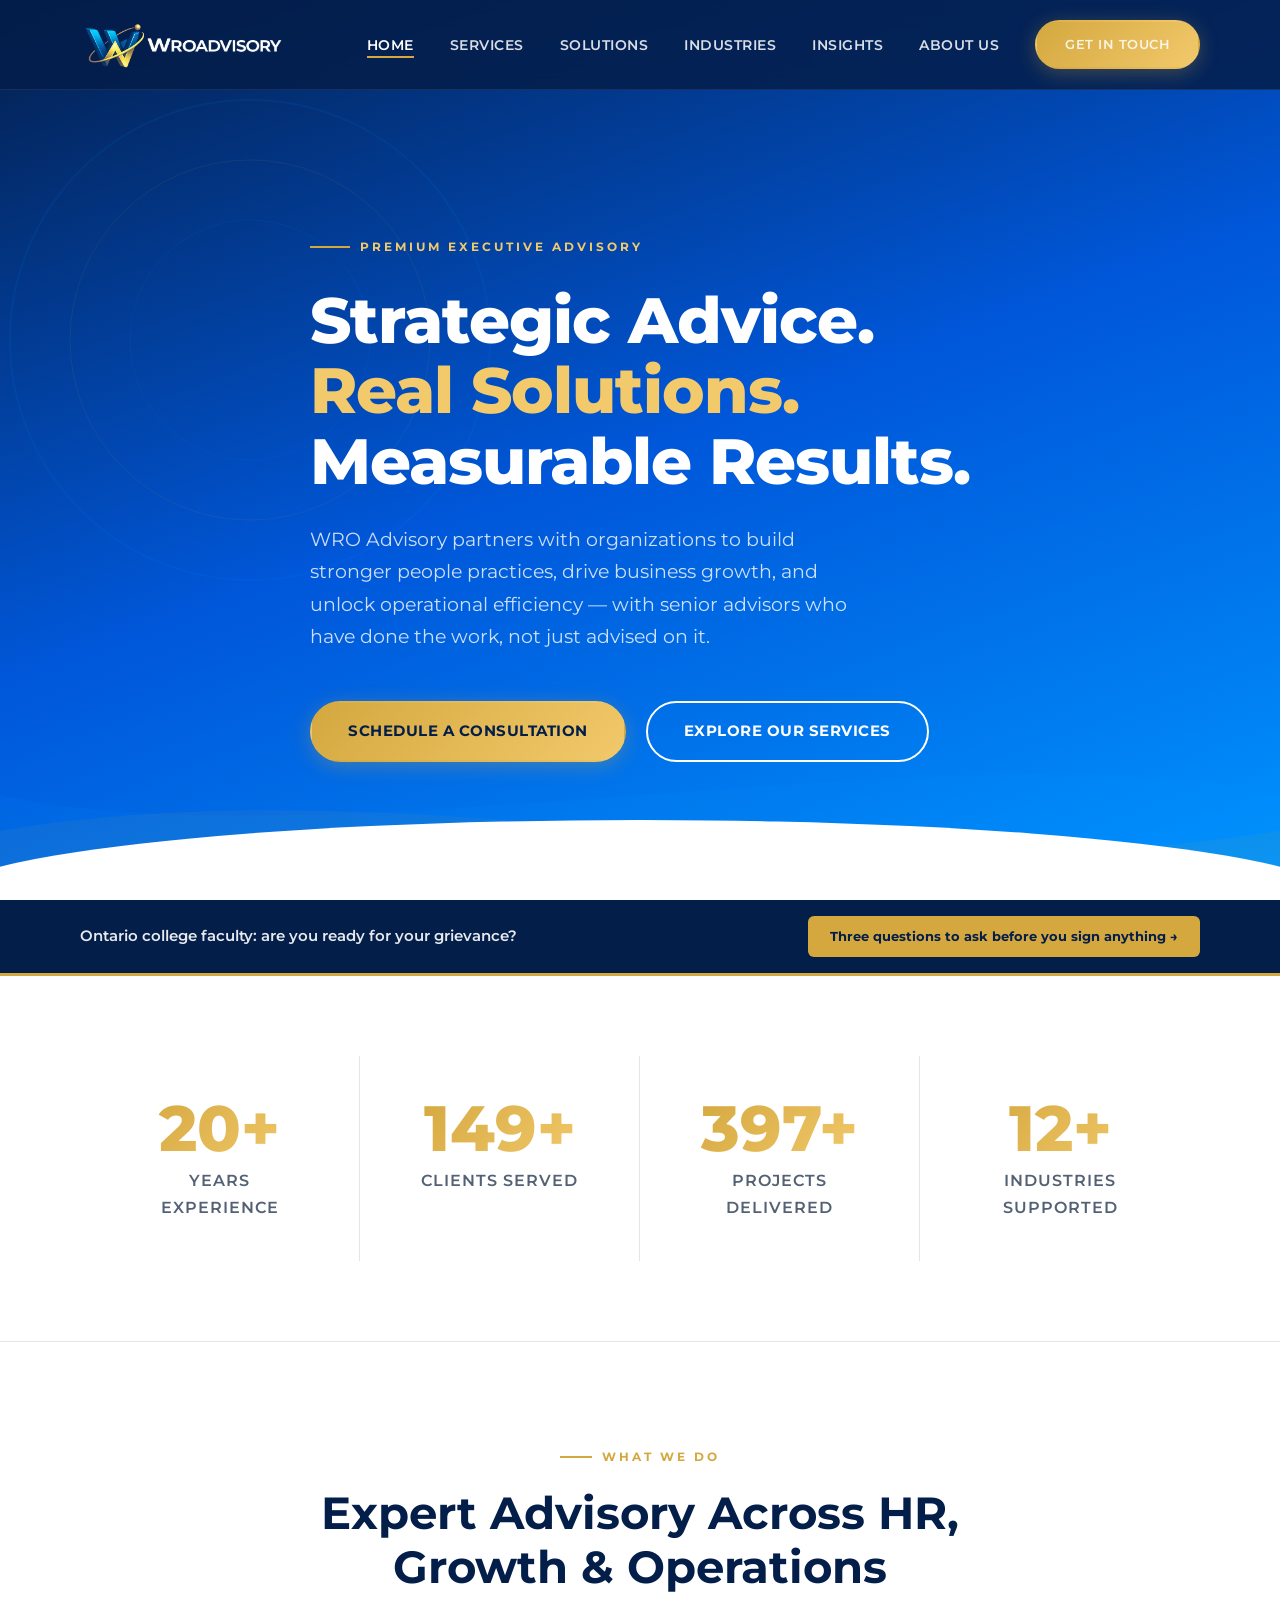
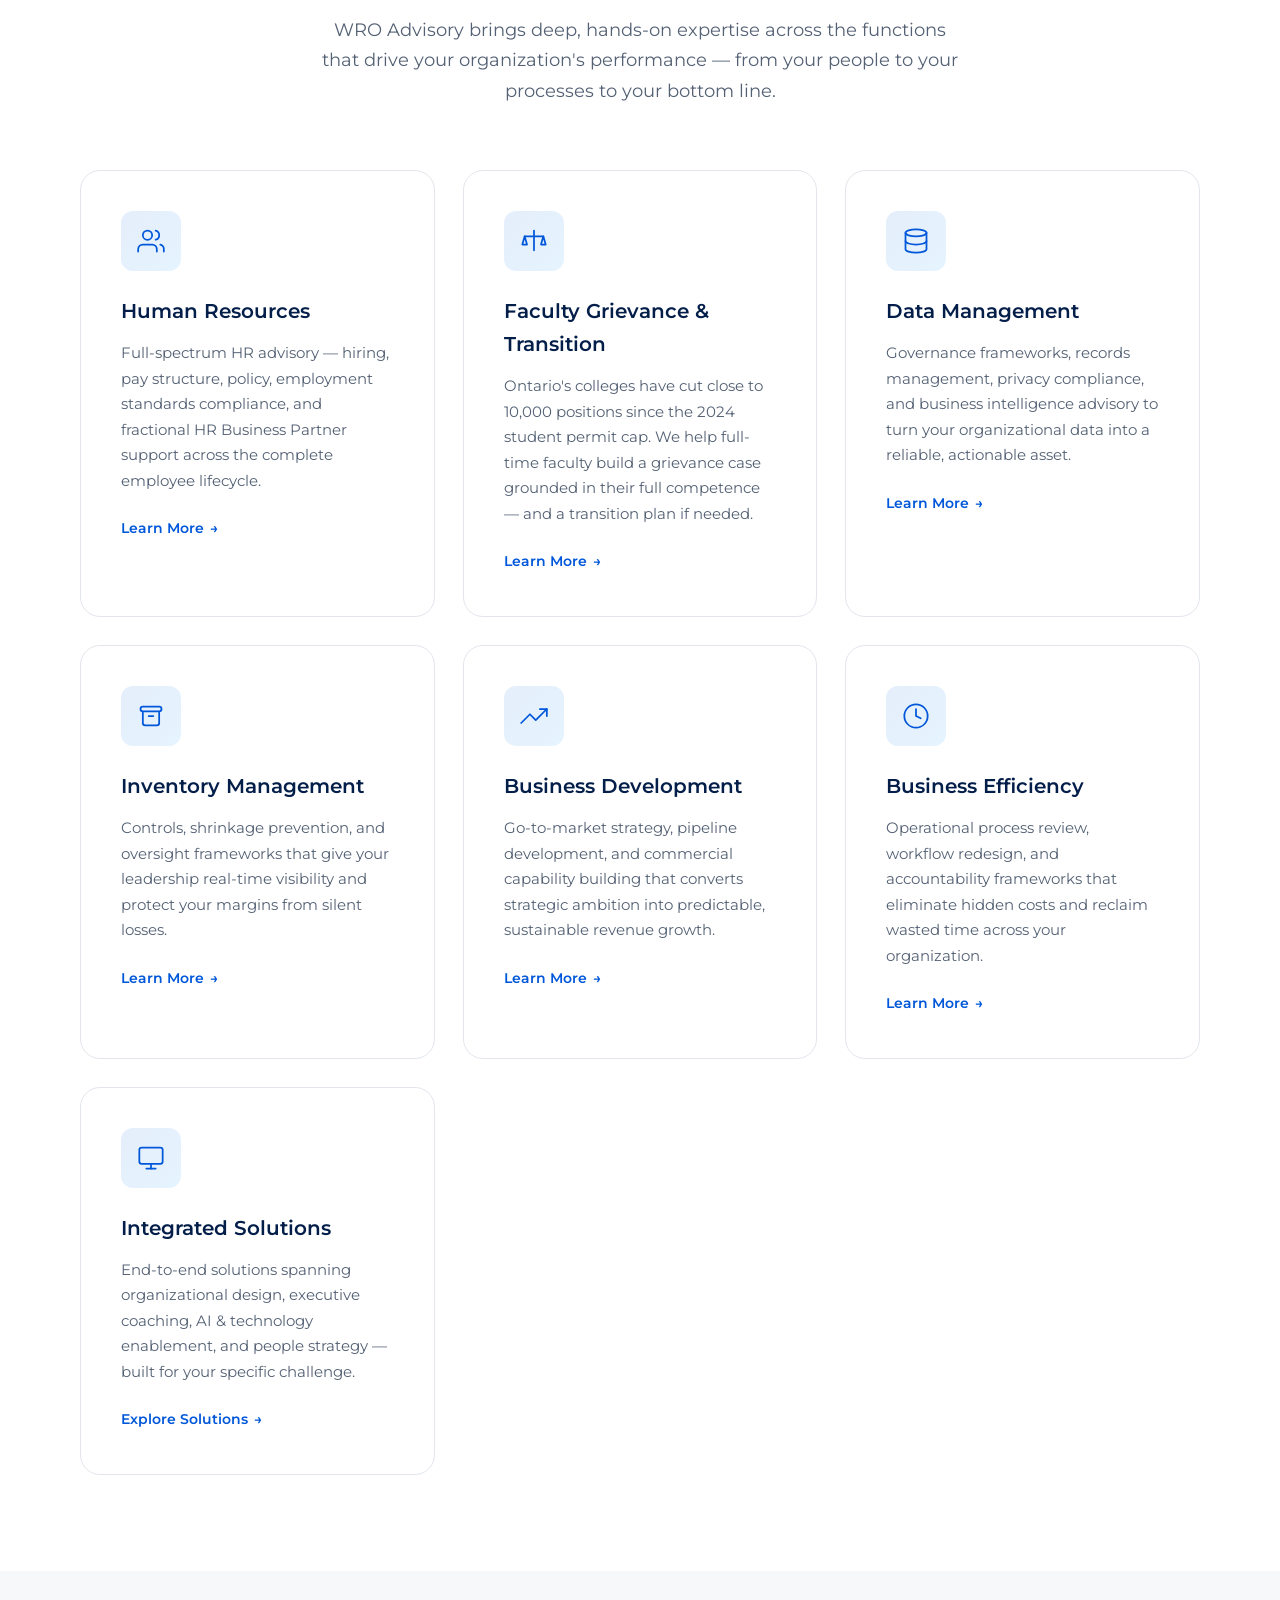
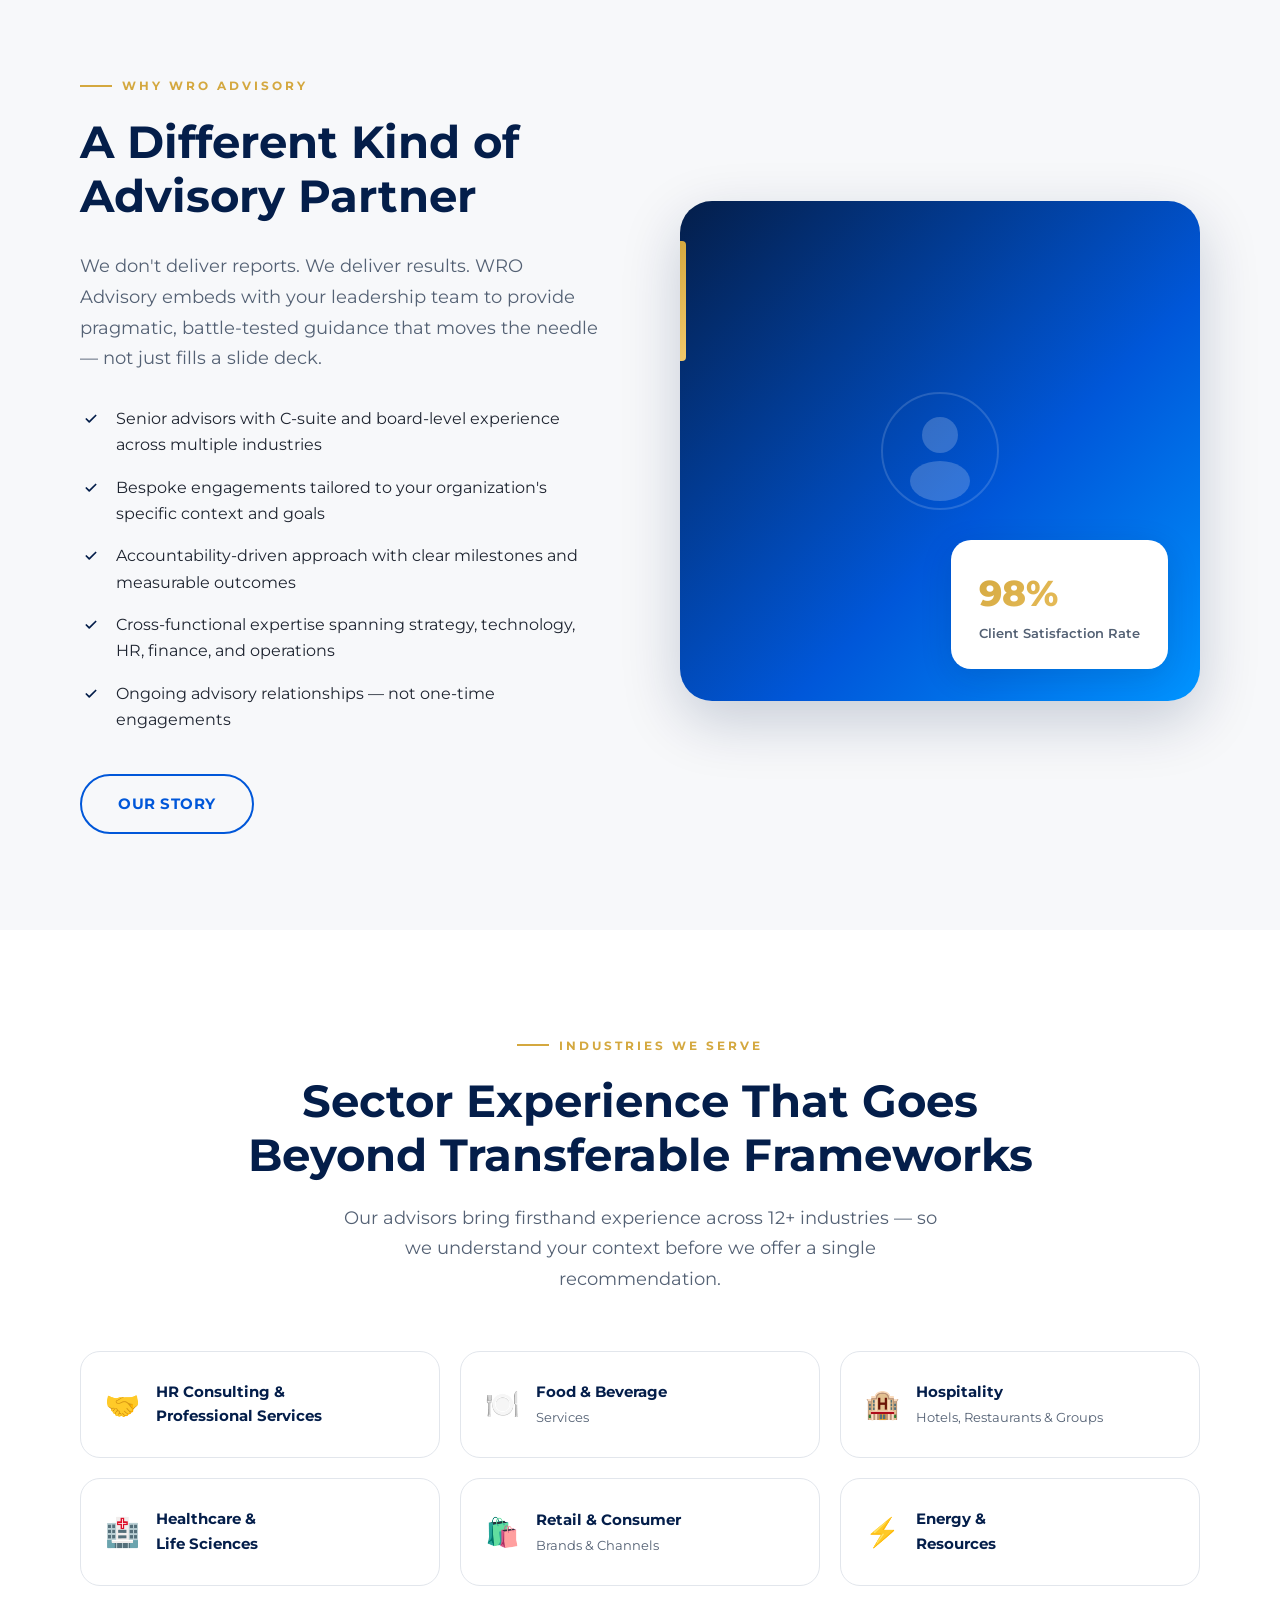
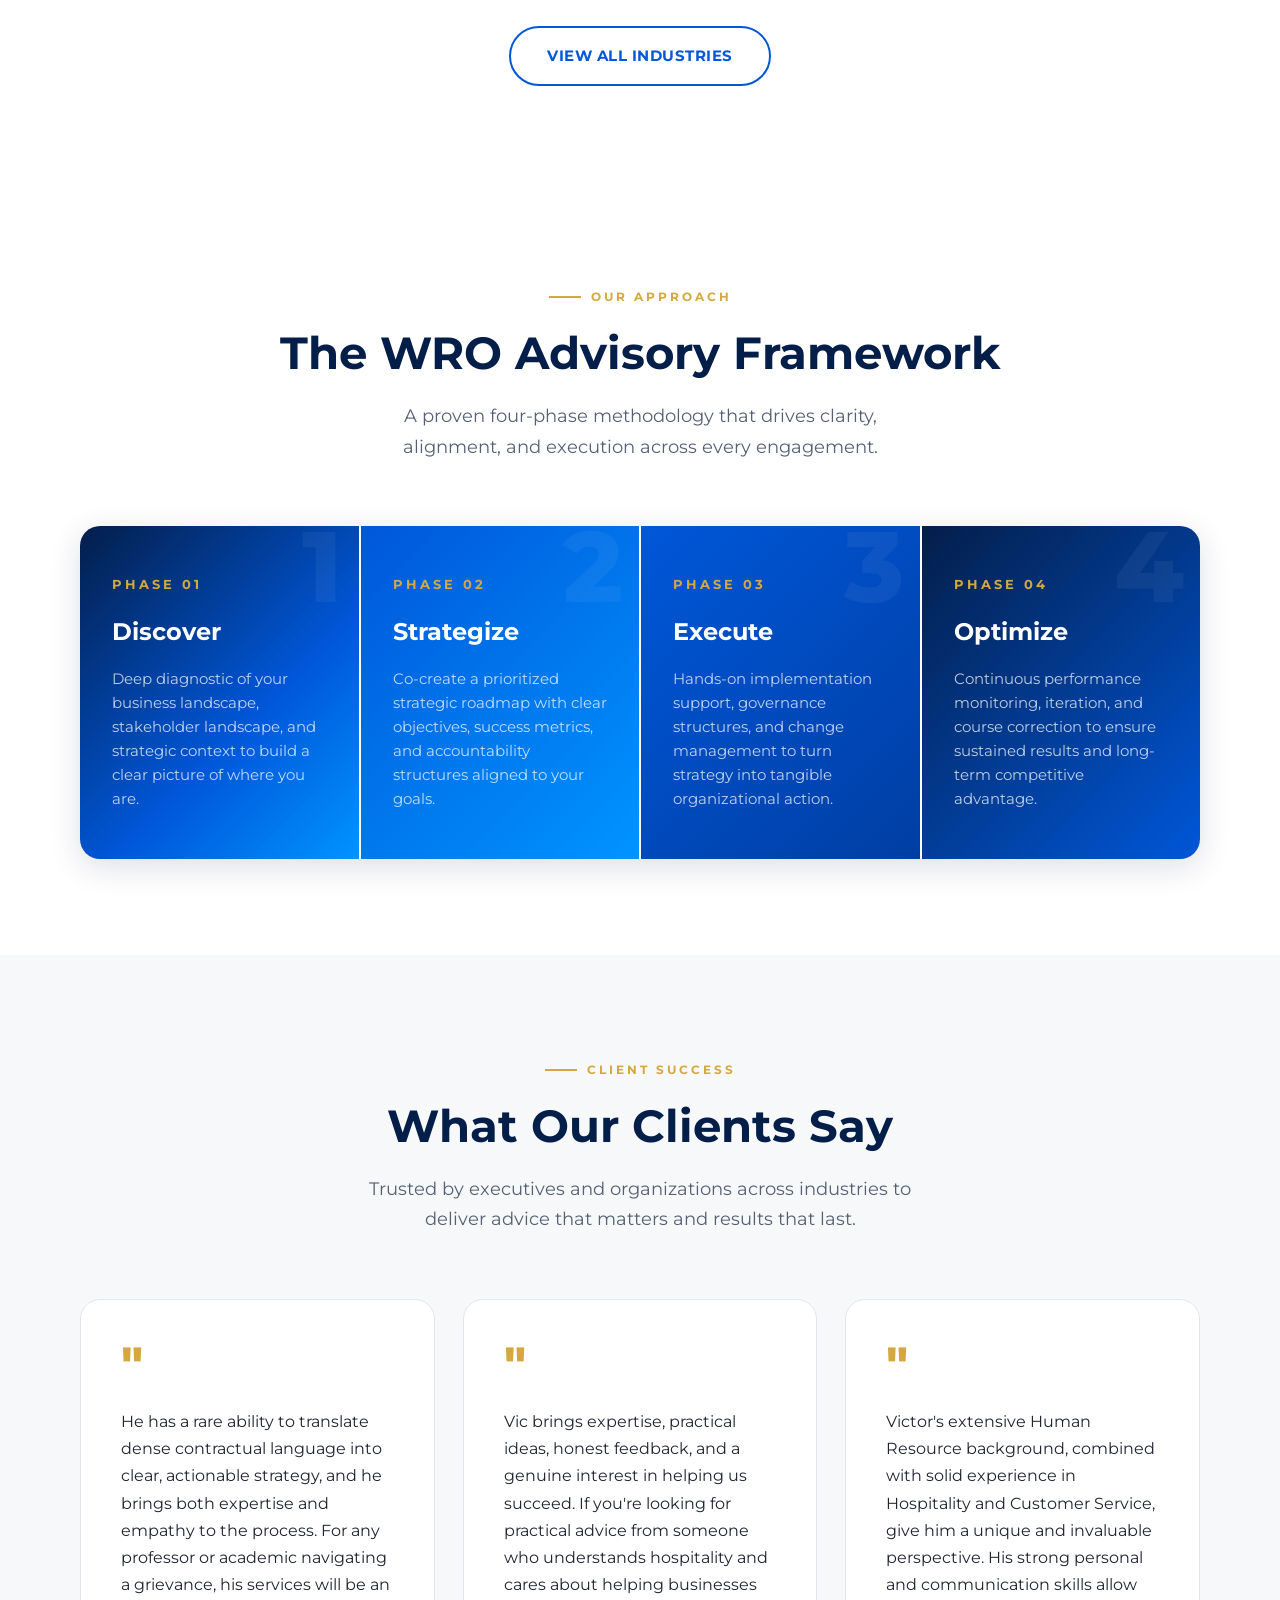
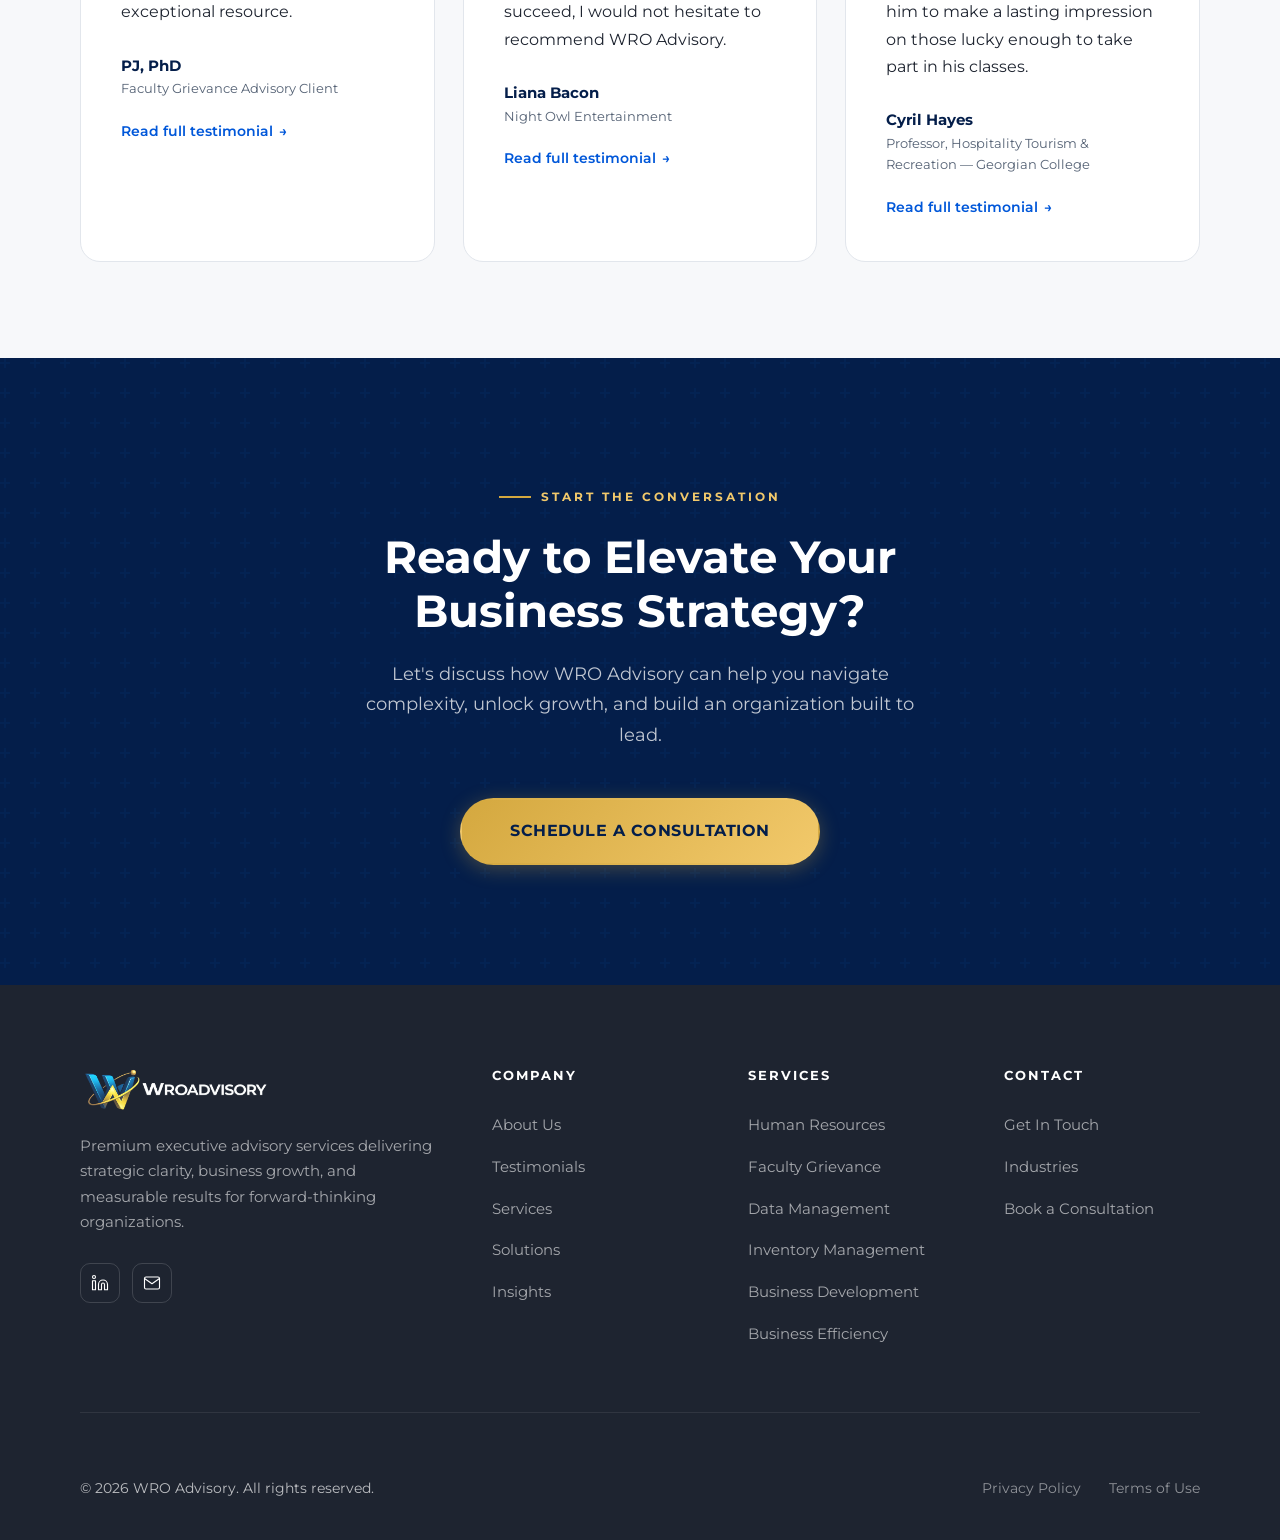
<file: index.html>
<!DOCTYPE html>
<html lang="en">
<head>
  <meta charset="UTF-8">
  <meta name="viewport" content="width=device-width, initial-scale=1.0">
  <title>WRO Advisory — Expert HR Consulting & Business Advisory</title>
  <meta name="description" content="WRO Advisory delivers expert HR consulting, human asset management, business development, and operational efficiency advisory for organizations that want to grow and perform.">
  <link rel="stylesheet" href="assets/css/styles.css">
</head>
<body>

  <!-- ===== NAV ===== -->
  <nav class="nav">
    <div class="container nav__inner">
      <a href="index.html" class="nav__logo">
        <img src="logo.webp" alt="WRO Advisory">
      </a>
      <ul class="nav__links">
        <li><a href="index.html">Home</a></li>
        <li><a href="services.html">Services</a></li>
        <li><a href="solutions.html">Solutions</a></li>
        <li><a href="industries.html">Industries</a></li>
        <li><a href="insights.html">Insights</a></li>
        <li><a href="about.html">About Us</a></li>
        <li><a href="contact.html" class="btn btn--primary" style="padding:12px 28px;font-size:13px;">Get In Touch</a></li>
      </ul>
      <div class="nav__hamburger" aria-label="Toggle menu">
        <span></span><span></span><span></span>
      </div>
    </div>
  </nav>

  <!-- ===== HERO ===== -->
  <section class="hero">
    <div class="hero__bg"></div>
    <!-- Blue gradient orbs -->
    <div class="hero__shapes">
      <svg viewBox="0 0 1440 200" preserveAspectRatio="none" xmlns="http://www.w3.org/2000/svg">
        <path d="M0,80 C360,160 1080,0 1440,80 L1440,200 L0,200 Z" fill="rgba(0,148,255,0.08)"/>
        <path d="M0,120 C480,40 960,200 1440,120 L1440,200 L0,200 Z" fill="rgba(212,168,63,0.06)"/>
      </svg>
      <!-- Floating decorative circles -->
      <svg style="position:absolute;top:10%;right:5%;width:500px;height:500px;opacity:0.08" viewBox="0 0 500 500" xmlns="http://www.w3.org/2000/svg">
        <circle cx="250" cy="250" r="240" fill="none" stroke="#0094FF" stroke-width="2"/>
        <circle cx="250" cy="250" r="180" fill="none" stroke="#D4A83F" stroke-width="1"/>
        <circle cx="250" cy="250" r="120" fill="none" stroke="#0094FF" stroke-width="1"/>
      </svg>
    </div>

    <div class="container hero__content">
      <div class="hero__eyebrow">Premium Executive Advisory</div>
      <h1>Strategic Advice.<br><span>Real Solutions.</span><br>Measurable Results.</h1>
      <p class="hero__desc">WRO Advisory partners with organizations to build stronger people practices, drive business growth, and unlock operational efficiency — with senior advisors who have done the work, not just advised on it.</p>
      <div class="hero__actions">
        <a href="contact.html" class="btn btn--primary">Schedule a Consultation</a>
        <a href="services.html" class="btn btn--secondary">Explore Our Services</a>
      </div>
    </div>
    <div class="hero__curve"></div>
  </section>

  <!-- ===== ANNOUNCEMENT BANNER ===== -->
  <div style="background:var(--navy);border-bottom:3px solid var(--gold);padding:16px 0;">
    <div class="container" style="display:flex;align-items:center;justify-content:space-between;gap:16px;flex-wrap:wrap;">
      <span style="color:rgba(255,255,255,0.9);font-size:15px;font-weight:600;">Ontario college faculty: are you ready for your grievance?</span>
      <a href="faculty-grievance.html" style="background:var(--gold);color:var(--navy);font-weight:700;font-size:13px;padding:10px 22px;border-radius:6px;white-space:nowrap;text-decoration:none;flex-shrink:0;">Three questions to ask before you sign anything &rarr;</a>
    </div>
  </div>

  <!-- ===== TRUST INDICATORS ===== -->
  <section class="trust-bar">
    <div class="container">
      <div class="trust-bar__grid">
        <div class="trust-bar__item fade-up">
          <div class="stat-card">
            <div class="stat-card__number" data-count="20" data-suffix="+">20+</div>
            <div class="stat-card__label">Years Experience</div>
          </div>
        </div>
        <div class="trust-bar__item fade-up fade-up-delay-1">
          <div class="stat-card">
            <div class="stat-card__number" data-count="150" data-suffix="+">150+</div>
            <div class="stat-card__label">Clients Served</div>
          </div>
        </div>
        <div class="trust-bar__item fade-up fade-up-delay-2">
          <div class="stat-card">
            <div class="stat-card__number" data-count="400" data-suffix="+">400+</div>
            <div class="stat-card__label">Projects Delivered</div>
          </div>
        </div>
        <div class="trust-bar__item fade-up fade-up-delay-3">
          <div class="stat-card">
            <div class="stat-card__number" data-count="12" data-suffix="+">12+</div>
            <div class="stat-card__label">Industries Supported</div>
          </div>
        </div>
      </div>
    </div>
  </section>

  <!-- ===== WHAT WE DO ===== -->
  <section class="bg-white">
    <div class="container">
      <div class="text-center fade-up">
        <div class="section-label">What We Do</div>
        <h2 class="text-navy">Expert Advisory Across HR,<br>Growth & Operations</h2>
        <p class="text-slate" style="max-width:640px;margin:20px auto 0;">WRO Advisory brings deep, hands-on expertise across the functions that drive your organization's performance — from your people to your processes to your bottom line.</p>
      </div>

      <div class="services-grid">
        <!-- Card 1 -->
        <div class="card fade-up fade-up-delay-1">
          <div class="card__icon">
            <svg viewBox="0 0 24 24" fill="none" stroke-width="1.5" stroke-linecap="round" stroke-linejoin="round">
              <path d="M17 21v-2a4 4 0 0 0-4-4H5a4 4 0 0 0-4 4v2"/><circle cx="9" cy="7" r="4"/><path d="M23 21v-2a4 4 0 0 0-3-3.87"/><path d="M16 3.13a4 4 0 0 1 0 7.75"/>
            </svg>
          </div>
          <h4 class="text-navy" style="margin-bottom:12px;">Human Resources</h4>
          <p class="text-slate" style="font-size:15px;">Full-spectrum HR advisory — hiring, pay structure, policy, employment standards compliance, and fractional HR Business Partner support across the complete employee lifecycle.</p>
          <a href="services.html" style="display:inline-flex;align-items:center;gap:6px;color:var(--royal-blue);font-weight:600;font-size:14px;margin-top:24px;">Learn More <span>→</span></a>
        </div>
        <!-- Card 2 — Faculty Grievance & Transition -->
        <div class="card fade-up fade-up-delay-2">
          <div class="card__icon">
            <svg viewBox="0 0 24 24" fill="none" stroke-width="1.5" stroke-linecap="round" stroke-linejoin="round">
              <line x1="12" y1="3" x2="12" y2="20"/><line x1="4" y1="8" x2="20" y2="8"/><path d="M4 8L2 15h4L4 8z"/><path d="M20 8l-2 7h4l-2-7z"/>
            </svg>
          </div>
          <h4 class="text-navy" style="margin-bottom:12px;">Faculty Grievance &amp; Transition</h4>
          <p class="text-slate" style="font-size:15px;">Ontario's colleges have cut close to 10,000 positions since the 2024 student permit cap. We help full-time faculty build a grievance case grounded in their full competence — and a transition plan if needed.</p>
          <a href="faculty-grievance.html" style="display:inline-flex;align-items:center;gap:6px;color:var(--royal-blue);font-weight:600;font-size:14px;margin-top:24px;">Learn More <span>→</span></a>
        </div>
        <!-- Card 3 -->
        <div class="card fade-up fade-up-delay-3">
          <div class="card__icon">
            <svg viewBox="0 0 24 24" fill="none" stroke-width="1.5" stroke-linecap="round" stroke-linejoin="round">
              <ellipse cx="12" cy="5" rx="9" ry="3"/><path d="M21 12c0 1.66-4 3-9 3s-9-1.34-9-3"/><path d="M3 5v14c0 1.66 4 3 9 3s9-1.34 9-3V5"/>
            </svg>
          </div>
          <h4 class="text-navy" style="margin-bottom:12px;">Data Management</h4>
          <p class="text-slate" style="font-size:15px;">Governance frameworks, records management, privacy compliance, and business intelligence advisory to turn your organizational data into a reliable, actionable asset.</p>
          <a href="services.html" style="display:inline-flex;align-items:center;gap:6px;color:var(--royal-blue);font-weight:600;font-size:14px;margin-top:24px;">Learn More <span>→</span></a>
        </div>
        <!-- Card 4 -->
        <div class="card fade-up fade-up-delay-1">
          <div class="card__icon">
            <svg viewBox="0 0 24 24" fill="none" stroke-width="1.5" stroke-linecap="round" stroke-linejoin="round">
              <path d="M5 8h14M5 8a2 2 0 0 1 0-4h14a2 2 0 0 1 0 4M5 8v10a2 2 0 0 0 2 2h10a2 2 0 0 0 2-2V8m-9 4h4"/>
            </svg>
          </div>
          <h4 class="text-navy" style="margin-bottom:12px;">Inventory Management</h4>
          <p class="text-slate" style="font-size:15px;">Controls, shrinkage prevention, and oversight frameworks that give your leadership real-time visibility and protect your margins from silent losses.</p>
          <a href="services.html" style="display:inline-flex;align-items:center;gap:6px;color:var(--royal-blue);font-weight:600;font-size:14px;margin-top:24px;">Learn More <span>→</span></a>
        </div>
        <!-- Card 5 -->
        <div class="card fade-up fade-up-delay-2">
          <div class="card__icon">
            <svg viewBox="0 0 24 24" fill="none" stroke-width="1.5" stroke-linecap="round" stroke-linejoin="round">
              <polyline points="23 6 13.5 15.5 8.5 10.5 1 18"/><polyline points="17 6 23 6 23 12"/>
            </svg>
          </div>
          <h4 class="text-navy" style="margin-bottom:12px;">Business Development</h4>
          <p class="text-slate" style="font-size:15px;">Go-to-market strategy, pipeline development, and commercial capability building that converts strategic ambition into predictable, sustainable revenue growth.</p>
          <a href="services.html" style="display:inline-flex;align-items:center;gap:6px;color:var(--royal-blue);font-weight:600;font-size:14px;margin-top:24px;">Learn More <span>→</span></a>
        </div>
        <!-- Card 6 -->
        <div class="card fade-up fade-up-delay-3">
          <div class="card__icon">
            <svg viewBox="0 0 24 24" fill="none" stroke-width="1.5" stroke-linecap="round" stroke-linejoin="round">
              <circle cx="12" cy="12" r="10"/><polyline points="12 6 12 12 16 14"/>
            </svg>
          </div>
          <h4 class="text-navy" style="margin-bottom:12px;">Business Efficiency</h4>
          <p class="text-slate" style="font-size:15px;">Operational process review, workflow redesign, and accountability frameworks that eliminate hidden costs and reclaim wasted time across your organization.</p>
          <a href="services.html" style="display:inline-flex;align-items:center;gap:6px;color:var(--royal-blue);font-weight:600;font-size:14px;margin-top:24px;">Learn More <span>→</span></a>
        </div>
        <!-- Card 7 -->
        <div class="card fade-up fade-up-delay-1">
          <div class="card__icon">
            <svg viewBox="0 0 24 24" fill="none" stroke-width="1.5" stroke-linecap="round" stroke-linejoin="round">
              <rect x="2" y="3" width="20" height="14" rx="2" ry="2"/><line x1="8" y1="21" x2="16" y2="21"/><line x1="12" y1="17" x2="12" y2="21"/>
            </svg>
          </div>
          <h4 class="text-navy" style="margin-bottom:12px;">Integrated Solutions</h4>
          <p class="text-slate" style="font-size:15px;">End-to-end solutions spanning organizational design, executive coaching, AI &amp; technology enablement, and people strategy — built for your specific challenge.</p>
          <a href="solutions.html" style="display:inline-flex;align-items:center;gap:6px;color:var(--royal-blue);font-weight:600;font-size:14px;margin-top:24px;">Explore Solutions <span>→</span></a>
        </div>
      </div>
    </div>
  </section>

  <!-- ===== WHY WRO ===== -->
  <section class="bg-gray">
    <div class="container">
      <div class="two-col">
        <div class="fade-up">
          <div class="section-label">Why WRO Advisory</div>
          <h2 class="text-navy" style="margin-bottom:28px;">A Different Kind of Advisory Partner</h2>
          <p class="text-slate" style="margin-bottom:32px;">We don't deliver reports. We deliver results. WRO Advisory embeds with your leadership team to provide pragmatic, battle-tested guidance that moves the needle — not just fills a slide deck.</p>
          <ul class="benefit-list">
            <li>Senior advisors with C-suite and board-level experience across multiple industries</li>
            <li>Bespoke engagements tailored to your organization's specific context and goals</li>
            <li>Accountability-driven approach with clear milestones and measurable outcomes</li>
            <li>Cross-functional expertise spanning strategy, technology, HR, finance, and operations</li>
            <li>Ongoing advisory relationships — not one-time engagements</li>
          </ul>
          <div style="margin-top:40px;">
            <a href="about.html" class="btn btn--ghost">Our Story</a>
          </div>
        </div>
        <div class="fade-up fade-up-delay-2" style="position:relative;">
          <!-- Executive imagery placeholder -->
          <div style="border-radius:var(--radius-lg);overflow:hidden;height:500px;background:var(--gradient-primary);position:relative;box-shadow:var(--shadow-lg);">
            <div style="position:absolute;inset:0;display:flex;align-items:center;justify-content:center;">
              <svg width="120" height="120" viewBox="0 0 120 120" fill="none" xmlns="http://www.w3.org/2000/svg">
                <circle cx="60" cy="60" r="58" stroke="rgba(255,255,255,0.15)" stroke-width="2"/>
                <circle cx="60" cy="44" r="18" fill="rgba(255,255,255,0.2)"/>
                <ellipse cx="60" cy="90" rx="30" ry="20" fill="rgba(255,255,255,0.2)"/>
              </svg>
            </div>
            <!-- Gold accent bar -->
            <div style="position:absolute;left:0;top:40px;width:6px;height:120px;background:var(--gradient-gold);border-radius:0 4px 4px 0;"></div>
            <!-- Floating stat -->
            <div style="position:absolute;bottom:32px;right:32px;background:var(--white);border-radius:var(--radius-md);padding:24px 28px;box-shadow:var(--shadow-md);">
              <div style="font-size:36px;font-weight:800;background:var(--gradient-gold);-webkit-background-clip:text;-webkit-text-fill-color:transparent;background-clip:text;">98%</div>
              <div style="font-size:13px;color:var(--slate);font-weight:600;">Client Satisfaction Rate</div>
            </div>
          </div>
        </div>
      </div>
    </div>
  </section>

  <!-- ===== INDUSTRIES ===== -->
  <section class="bg-white">
    <div class="container">
      <div class="text-center fade-up" style="margin-bottom:56px;">
        <div class="section-label">Industries We Serve</div>
        <h2 class="text-navy">Sector Experience That Goes<br>Beyond Transferable Frameworks</h2>
        <p class="text-slate" style="max-width:600px;margin:20px auto 0;">Our advisors bring firsthand experience across 12+ industries — so we understand your context before we offer a single recommendation.</p>
      </div>
      <div style="display:grid;grid-template-columns:repeat(3,1fr);gap:20px;" class="fade-up">
        <div style="padding:28px 24px;border:1px solid var(--border-gray);border-radius:var(--radius-md);display:flex;align-items:center;gap:16px;transition:all var(--transition);" onmouseover="this.style.borderColor='var(--royal-blue)';this.style.boxShadow='var(--shadow-md)';" onmouseout="this.style.borderColor='var(--border-gray)';this.style.boxShadow='none';">
          <div style="font-size:28px;">🤝</div>
          <div><div style="font-weight:700;color:var(--navy);font-size:15px;">HR Consulting &</div><div style="font-weight:700;color:var(--navy);font-size:15px;">Professional Services</div></div>
        </div>
        <div style="padding:28px 24px;border:1px solid var(--border-gray);border-radius:var(--radius-md);display:flex;align-items:center;gap:16px;transition:all var(--transition);" onmouseover="this.style.borderColor='var(--royal-blue)';this.style.boxShadow='var(--shadow-md)';" onmouseout="this.style.borderColor='var(--border-gray)';this.style.boxShadow='none';">
          <div style="font-size:28px;">🍽️</div>
          <div><div style="font-weight:700;color:var(--navy);font-size:15px;">Food &amp; Beverage</div><div style="font-size:13px;color:var(--slate);margin-top:2px;">Services</div></div>
        </div>
        <div style="padding:28px 24px;border:1px solid var(--border-gray);border-radius:var(--radius-md);display:flex;align-items:center;gap:16px;transition:all var(--transition);" onmouseover="this.style.borderColor='var(--royal-blue)';this.style.boxShadow='var(--shadow-md)';" onmouseout="this.style.borderColor='var(--border-gray)';this.style.boxShadow='none';">
          <div style="font-size:28px;">🏨</div>
          <div><div style="font-weight:700;color:var(--navy);font-size:15px;">Hospitality</div><div style="font-size:13px;color:var(--slate);margin-top:2px;">Hotels, Restaurants &amp; Groups</div></div>
        </div>
        <div style="padding:28px 24px;border:1px solid var(--border-gray);border-radius:var(--radius-md);display:flex;align-items:center;gap:16px;transition:all var(--transition);" onmouseover="this.style.borderColor='var(--royal-blue)';this.style.boxShadow='var(--shadow-md)';" onmouseout="this.style.borderColor='var(--border-gray)';this.style.boxShadow='none';">
          <div style="font-size:28px;">🏥</div>
          <div><div style="font-weight:700;color:var(--navy);font-size:15px;">Healthcare &amp;</div><div style="font-weight:700;color:var(--navy);font-size:15px;">Life Sciences</div></div>
        </div>
        <div style="padding:28px 24px;border:1px solid var(--border-gray);border-radius:var(--radius-md);display:flex;align-items:center;gap:16px;transition:all var(--transition);" onmouseover="this.style.borderColor='var(--royal-blue)';this.style.boxShadow='var(--shadow-md)';" onmouseout="this.style.borderColor='var(--border-gray)';this.style.boxShadow='none';">
          <div style="font-size:28px;">🛍️</div>
          <div><div style="font-weight:700;color:var(--navy);font-size:15px;">Retail &amp; Consumer</div><div style="font-size:13px;color:var(--slate);margin-top:2px;">Brands &amp; Channels</div></div>
        </div>
        <div style="padding:28px 24px;border:1px solid var(--border-gray);border-radius:var(--radius-md);display:flex;align-items:center;gap:16px;transition:all var(--transition);" onmouseover="this.style.borderColor='var(--royal-blue)';this.style.boxShadow='var(--shadow-md)';" onmouseout="this.style.borderColor='var(--border-gray)';this.style.boxShadow='none';">
          <div style="font-size:28px;">⚡</div>
          <div><div style="font-weight:700;color:var(--navy);font-size:15px;">Energy &amp;</div><div style="font-weight:700;color:var(--navy);font-size:15px;">Resources</div></div>
        </div>
      </div>
      <div class="text-center fade-up" style="margin-top:40px;">
        <a href="industries.html" class="btn btn--ghost">View All Industries</a>
      </div>
    </div>
  </section>

  <!-- ===== ADVISORY FRAMEWORK ===== -->
  <section class="bg-white">
    <div class="container">
      <div class="text-center fade-up" style="margin-bottom:64px;">
        <div class="section-label">Our Approach</div>
        <h2 class="text-navy">The WRO Advisory Framework</h2>
        <p class="text-slate" style="max-width:560px;margin:20px auto 0;">A proven four-phase methodology that drives clarity, alignment, and execution across every engagement.</p>
      </div>

      <div class="framework fade-up">
        <div class="framework__step" data-num="1">
          <div class="framework__num">Phase 01</div>
          <div class="framework__title">Discover</div>
          <div class="framework__desc">Deep diagnostic of your business landscape, stakeholder landscape, and strategic context to build a clear picture of where you are.</div>
        </div>
        <div class="framework__step" data-num="2">
          <div class="framework__num">Phase 02</div>
          <div class="framework__title">Strategize</div>
          <div class="framework__desc">Co-create a prioritized strategic roadmap with clear objectives, success metrics, and accountability structures aligned to your goals.</div>
        </div>
        <div class="framework__step" data-num="3">
          <div class="framework__num">Phase 03</div>
          <div class="framework__title">Execute</div>
          <div class="framework__desc">Hands-on implementation support, governance structures, and change management to turn strategy into tangible organizational action.</div>
        </div>
        <div class="framework__step" data-num="4">
          <div class="framework__num">Phase 04</div>
          <div class="framework__title">Optimize</div>
          <div class="framework__desc">Continuous performance monitoring, iteration, and course correction to ensure sustained results and long-term competitive advantage.</div>
        </div>
      </div>
    </div>
  </section>

  <!-- ===== TESTIMONIALS ===== -->
  <section class="bg-gray">
    <div class="container">
      <div class="text-center fade-up">
        <div class="section-label">Client Success</div>
        <h2 class="text-navy">What Our Clients Say</h2>
        <p class="text-slate" style="max-width:560px;margin:20px auto 0;">Trusted by executives and organizations across industries to deliver advice that matters and results that last.</p>
      </div>

      <div class="testimonials-grid">
        <div class="testimonial fade-up fade-up-delay-1">
          <div class="testimonial__quote">"</div>
          <p class="testimonial__text">He has a rare ability to translate dense contractual language into clear, actionable strategy, and he brings both expertise and empathy to the process. For any professor or academic navigating a grievance, his services will be an exceptional resource.</p>
          <div>
            <div class="testimonial__author-name">PJ, PhD</div>
            <div class="testimonial__author-title">Faculty Grievance Advisory Client</div>
          </div>
          <a href="testimonials.html" style="display:inline-flex;align-items:center;gap:6px;color:var(--royal-blue);font-weight:600;font-size:14px;margin-top:20px;">Read full testimonial <span>→</span></a>
        </div>
        <div class="testimonial fade-up fade-up-delay-2">
          <div class="testimonial__quote">"</div>
          <p class="testimonial__text">Vic brings expertise, practical ideas, honest feedback, and a genuine interest in helping us succeed. If you're looking for practical advice from someone who understands hospitality and cares about helping businesses succeed, I would not hesitate to recommend WRO Advisory.</p>
          <div>
            <div class="testimonial__author-name">Liana Bacon</div>
            <div class="testimonial__author-title">Night Owl Entertainment</div>
          </div>
          <a href="testimonials.html" style="display:inline-flex;align-items:center;gap:6px;color:var(--royal-blue);font-weight:600;font-size:14px;margin-top:20px;">Read full testimonial <span>→</span></a>
        </div>
        <div class="testimonial fade-up fade-up-delay-3">
          <div class="testimonial__quote">"</div>
          <p class="testimonial__text">Victor's extensive Human Resource background, combined with solid experience in Hospitality and Customer Service, give him a unique and invaluable perspective. His strong personal and communication skills allow him to make a lasting impression on those lucky enough to take part in his classes.</p>
          <div>
            <div class="testimonial__author-name">Cyril Hayes</div>
            <div class="testimonial__author-title">Professor, Hospitality Tourism &amp; Recreation — Georgian College</div>
          </div>
          <a href="testimonials.html" style="display:inline-flex;align-items:center;gap:6px;color:var(--royal-blue);font-weight:600;font-size:14px;margin-top:20px;">Read full testimonial <span>→</span></a>
        </div>
      </div>
    </div>
  </section>

  <!-- ===== FINAL CTA ===== -->
  <section class="cta-section">
    <div class="container cta-section__inner">
      <div class="section-label text-center" style="justify-content:center;margin-bottom:24px;">
        <span style="color:var(--light-gold);letter-spacing:3px;font-size:12px;font-weight:700;text-transform:uppercase;">Start The Conversation</span>
      </div>
      <h2>Ready to Elevate Your<br>Business Strategy?</h2>
      <p>Let's discuss how WRO Advisory can help you navigate complexity, unlock growth, and build an organization built to lead.</p>
      <a href="contact.html" class="btn btn--primary" style="font-size:16px;padding:18px 48px;">Schedule a Consultation</a>
    </div>
  </section>

  <!-- ===== FOOTER ===== -->
  <footer class="footer">
    <div class="container">
      <div class="footer__top">
        <div class="footer__brand">
          <img src="logo.webp" alt="WRO Advisory">
          <p class="footer__tagline">Premium executive advisory services delivering strategic clarity, business growth, and measurable results for forward-thinking organizations.</p>
          <div class="footer__socials">
            <a href="https://www.linkedin.com/in/victor-wroblewski-m-h-r/" aria-label="LinkedIn" target="_blank" rel="noopener noreferrer">
              <svg viewBox="0 0 24 24" fill="none" stroke-width="1.5" stroke-linecap="round" stroke-linejoin="round">
                <path d="M16 8a6 6 0 0 1 6 6v7h-4v-7a2 2 0 0 0-2-2 2 2 0 0 0-2 2v7h-4v-7a6 6 0 0 1 6-6z"/>
                <rect x="2" y="9" width="4" height="12"/><circle cx="4" cy="4" r="2"/>
              </svg>
            </a>
            <a href="mailto:info@wroadvisory.com" aria-label="Email">
              <svg viewBox="0 0 24 24" fill="none" stroke-width="1.5" stroke-linecap="round" stroke-linejoin="round">
                <path d="M4 4h16c1.1 0 2 .9 2 2v12c0 1.1-.9 2-2 2H4c-1.1 0-2-.9-2-2V6c0-1.1.9-2 2-2z"/>
                <polyline points="22,6 12,13 2,6"/>
              </svg>
            </a>
          </div>
        </div>
        <div>
          <div class="footer__col-title">Company</div>
          <ul class="footer__links">
            <li><a href="about.html">About Us</a></li>
            <li><a href="testimonials.html">Testimonials</a></li>
            <li><a href="services.html">Services</a></li>
            <li><a href="solutions.html">Solutions</a></li>
            <li><a href="insights.html">Insights</a></li>
          </ul>
        </div>
        <div>
          <div class="footer__col-title">Services</div>
          <ul class="footer__links">
            <li><a href="services.html">Human Resources</a></li>
            <li><a href="faculty-grievance.html">Faculty Grievance</a></li>
            <li><a href="services.html">Data Management</a></li>
            <li><a href="services.html">Inventory Management</a></li>
            <li><a href="services.html">Business Development</a></li>
            <li><a href="services.html">Business Efficiency</a></li>
          </ul>
        </div>
        <div>
          <div class="footer__col-title">Contact</div>
          <ul class="footer__links">
            <li><a href="contact.html">Get In Touch</a></li>
            <li><a href="industries.html">Industries</a></li>
            <li><a href="contact.html">Book a Consultation</a></li>
          </ul>
        </div>
      </div>
      <div class="footer__bottom">
        <span class="footer__copy">© 2026 WRO Advisory. All rights reserved.</span>
        <div class="footer__bottom-links">
          <a href="privacy.html">Privacy Policy</a>
          <a href="terms.html">Terms of Use</a>
        </div>
      </div>
    </div>
  </footer>

  <script src="assets/js/main.js"></script>
</body>
</html>
</file>
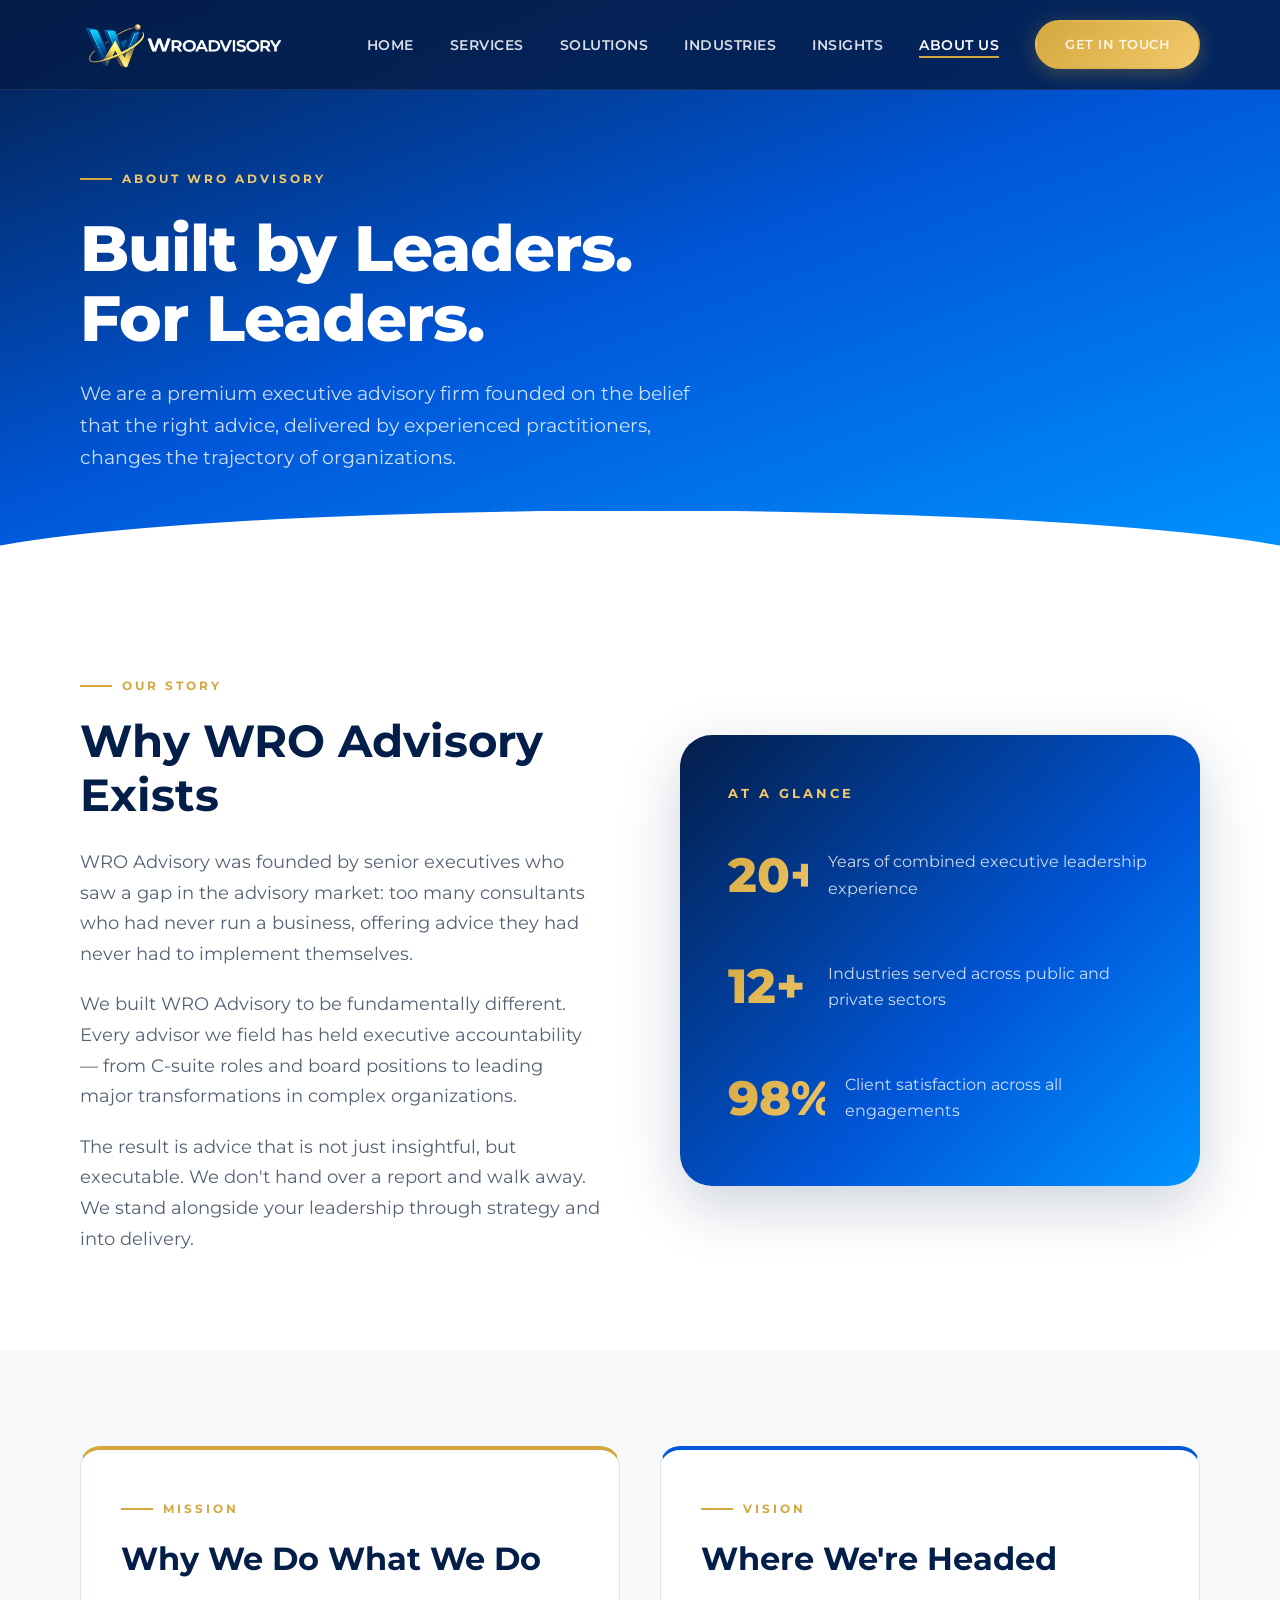
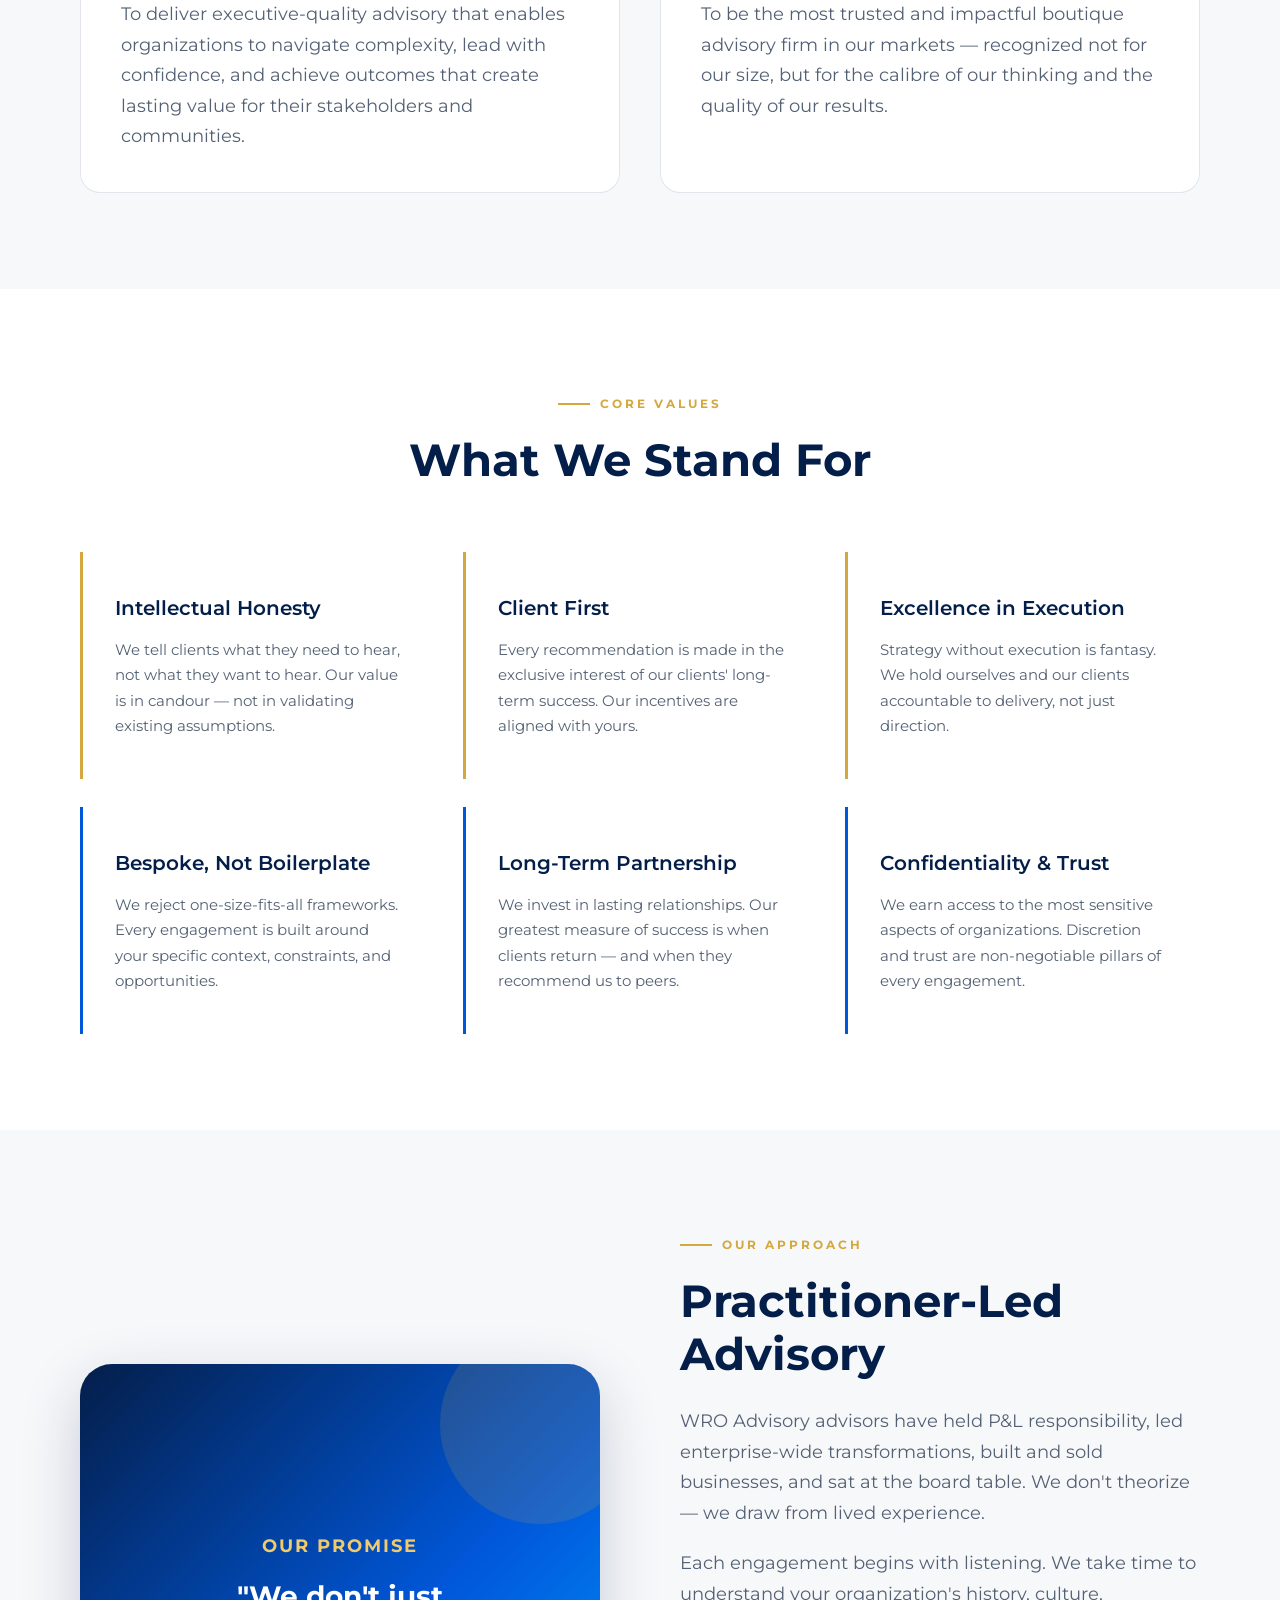
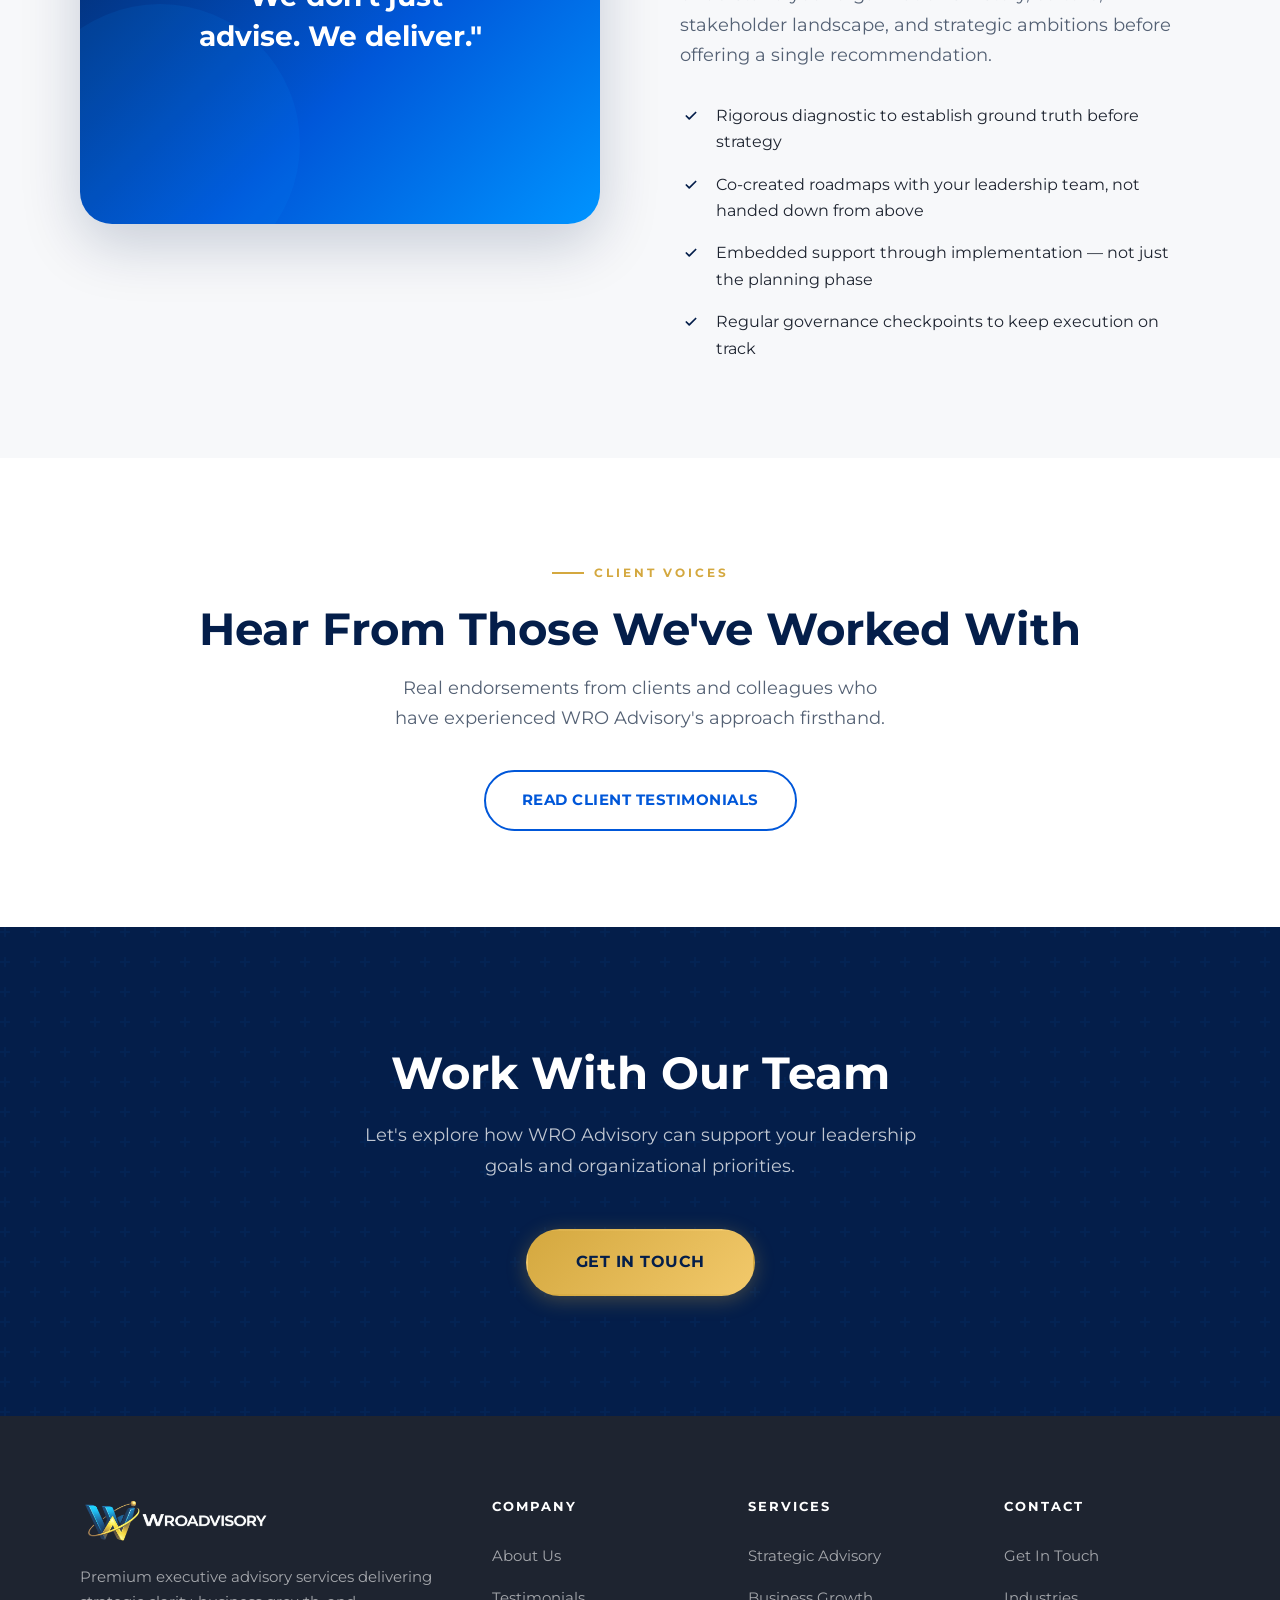
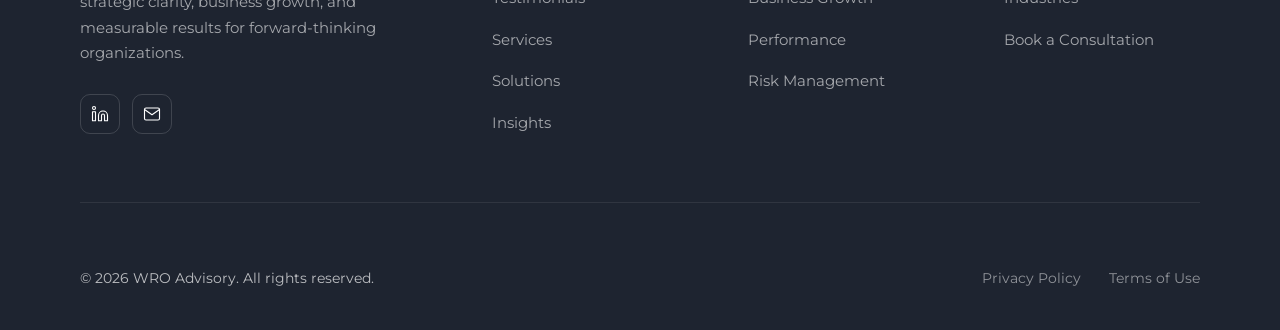
<file: about.html>
<!DOCTYPE html>
<html lang="en">
<head>
  <meta charset="UTF-8">
  <meta name="viewport" content="width=device-width, initial-scale=1.0">
  <title>About WRO Advisory — Our Story, Mission & Leadership</title>
  <meta name="description" content="Learn about WRO Advisory — our founding story, mission, values, and the experienced leadership team behind our executive advisory services.">
  <link rel="stylesheet" href="assets/css/styles.css">
</head>
<body>

  <!-- NAV -->
  <nav class="nav">
    <div class="container nav__inner">
      <a href="index.html" class="nav__logo">
        <img src="logo.webp" alt="WRO Advisory">
      </a>
      <ul class="nav__links">
        <li><a href="index.html">Home</a></li>
        <li><a href="services.html">Services</a></li>
        <li><a href="solutions.html">Solutions</a></li>
        <li><a href="industries.html">Industries</a></li>
        <li><a href="insights.html">Insights</a></li>
        <li><a href="about.html">About Us</a></li>
        <li><a href="contact.html" class="btn btn--primary" style="padding:12px 28px;font-size:13px;">Get In Touch</a></li>
      </ul>
      <div class="nav__hamburger"><span></span><span></span><span></span></div>
    </div>
  </nav>

  <!-- PAGE HERO -->
  <div class="page-hero">
    <div class="container">
      <div class="page-hero__label">About WRO Advisory</div>
      <h1>Built by Leaders.<br>For Leaders.</h1>
      <p>We are a premium executive advisory firm founded on the belief that the right advice, delivered by experienced practitioners, changes the trajectory of organizations.</p>
    </div>
  </div>

  <!-- COMPANY STORY -->
  <section class="bg-white">
    <div class="container">
      <div class="two-col">
        <div class="fade-up">
          <div class="section-label">Our Story</div>
          <h2 class="text-navy" style="margin-bottom:24px;">Why WRO Advisory Exists</h2>
          <p class="text-slate" style="margin-bottom:20px;">WRO Advisory was founded by senior executives who saw a gap in the advisory market: too many consultants who had never run a business, offering advice they had never had to implement themselves.</p>
          <p class="text-slate" style="margin-bottom:20px;">We built WRO Advisory to be fundamentally different. Every advisor we field has held executive accountability — from C-suite roles and board positions to leading major transformations in complex organizations.</p>
          <p class="text-slate">The result is advice that is not just insightful, but executable. We don't hand over a report and walk away. We stand alongside your leadership through strategy and into delivery.</p>
        </div>
        <div class="fade-up fade-up-delay-2">
          <div style="border-radius:var(--radius-lg);background:var(--gradient-primary);padding:48px;height:100%;min-height:420px;display:flex;flex-direction:column;justify-content:space-between;box-shadow:var(--shadow-lg);">
            <div>
              <div style="font-size:13px;font-weight:700;letter-spacing:3px;text-transform:uppercase;color:var(--light-gold);margin-bottom:32px;">At a Glance</div>
              <div style="display:flex;flex-direction:column;gap:32px;">
                <div style="display:flex;align-items:center;gap:20px;">
                  <div style="font-size:48px;font-weight:800;background:var(--gradient-gold);-webkit-background-clip:text;-webkit-text-fill-color:transparent;background-clip:text;min-width:80px;">20+</div>
                  <div style="color:rgba(255,255,255,0.8);font-size:16px;">Years of combined executive leadership experience</div>
                </div>
                <div style="display:flex;align-items:center;gap:20px;">
                  <div style="font-size:48px;font-weight:800;background:var(--gradient-gold);-webkit-background-clip:text;-webkit-text-fill-color:transparent;background-clip:text;min-width:80px;">12+</div>
                  <div style="color:rgba(255,255,255,0.8);font-size:16px;">Industries served across public and private sectors</div>
                </div>
                <div style="display:flex;align-items:center;gap:20px;">
                  <div style="font-size:48px;font-weight:800;background:var(--gradient-gold);-webkit-background-clip:text;-webkit-text-fill-color:transparent;background-clip:text;min-width:80px;">98%</div>
                  <div style="color:rgba(255,255,255,0.8);font-size:16px;">Client satisfaction across all engagements</div>
                </div>
              </div>
            </div>
          </div>
        </div>
      </div>
    </div>
  </section>

  <!-- MISSION & VISION -->
  <section class="bg-gray">
    <div class="container">
      <div style="display:grid;grid-template-columns:1fr 1fr;gap:40px;">
        <div class="card fade-up" style="border-top:4px solid var(--gold);">
          <div class="section-label">Mission</div>
          <h3 class="text-navy" style="margin-bottom:20px;">Why We Do What We Do</h3>
          <p class="text-slate">To deliver executive-quality advisory that enables organizations to navigate complexity, lead with confidence, and achieve outcomes that create lasting value for their stakeholders and communities.</p>
        </div>
        <div class="card fade-up fade-up-delay-2" style="border-top:4px solid var(--royal-blue);">
          <div class="section-label">Vision</div>
          <h3 class="text-navy" style="margin-bottom:20px;">Where We're Headed</h3>
          <p class="text-slate">To be the most trusted and impactful boutique advisory firm in our markets — recognized not for our size, but for the calibre of our thinking and the quality of our results.</p>
        </div>
      </div>
    </div>
  </section>

  <!-- CORE VALUES -->
  <section class="bg-white">
    <div class="container">
      <div class="text-center fade-up" style="margin-bottom:64px;">
        <div class="section-label">Core Values</div>
        <h2 class="text-navy">What We Stand For</h2>
      </div>
      <div class="services-grid">
        <div class="fade-up fade-up-delay-1" style="padding:40px 32px;border-left:3px solid var(--gold);">
          <h4 class="text-navy" style="margin-bottom:12px;">Intellectual Honesty</h4>
          <p class="text-slate" style="font-size:15px;">We tell clients what they need to hear, not what they want to hear. Our value is in candour — not in validating existing assumptions.</p>
        </div>
        <div class="fade-up fade-up-delay-2" style="padding:40px 32px;border-left:3px solid var(--gold);">
          <h4 class="text-navy" style="margin-bottom:12px;">Client First</h4>
          <p class="text-slate" style="font-size:15px;">Every recommendation is made in the exclusive interest of our clients' long-term success. Our incentives are aligned with yours.</p>
        </div>
        <div class="fade-up fade-up-delay-3" style="padding:40px 32px;border-left:3px solid var(--gold);">
          <h4 class="text-navy" style="margin-bottom:12px;">Excellence in Execution</h4>
          <p class="text-slate" style="font-size:15px;">Strategy without execution is fantasy. We hold ourselves and our clients accountable to delivery, not just direction.</p>
        </div>
        <div class="fade-up fade-up-delay-1" style="padding:40px 32px;border-left:3px solid var(--royal-blue);">
          <h4 class="text-navy" style="margin-bottom:12px;">Bespoke, Not Boilerplate</h4>
          <p class="text-slate" style="font-size:15px;">We reject one-size-fits-all frameworks. Every engagement is built around your specific context, constraints, and opportunities.</p>
        </div>
        <div class="fade-up fade-up-delay-2" style="padding:40px 32px;border-left:3px solid var(--royal-blue);">
          <h4 class="text-navy" style="margin-bottom:12px;">Long-Term Partnership</h4>
          <p class="text-slate" style="font-size:15px;">We invest in lasting relationships. Our greatest measure of success is when clients return — and when they recommend us to peers.</p>
        </div>
        <div class="fade-up fade-up-delay-3" style="padding:40px 32px;border-left:3px solid var(--royal-blue);">
          <h4 class="text-navy" style="margin-bottom:12px;">Confidentiality & Trust</h4>
          <p class="text-slate" style="font-size:15px;">We earn access to the most sensitive aspects of organizations. Discretion and trust are non-negotiable pillars of every engagement.</p>
        </div>
      </div>
    </div>
  </section>

  <!-- APPROACH -->
  <section class="bg-gray">
    <div class="container">
      <div class="two-col">
        <div class="fade-up fade-up-delay-1" style="position:relative;">
          <div style="border-radius:var(--radius-lg);background:var(--gradient-primary);height:460px;display:flex;align-items:center;justify-content:center;box-shadow:var(--shadow-lg);position:relative;overflow:hidden;">
            <div style="position:absolute;top:-40px;right:-40px;width:200px;height:200px;border-radius:50%;background:rgba(212,168,63,0.15);"></div>
            <div style="position:absolute;bottom:-60px;left:-60px;width:280px;height:280px;border-radius:50%;background:rgba(0,148,255,0.1);"></div>
            <div style="text-align:center;position:relative;z-index:1;padding:40px;">
              <div style="font-size:18px;font-weight:700;color:var(--light-gold);letter-spacing:2px;margin-bottom:16px;">OUR PROMISE</div>
              <div style="font-size:28px;font-weight:700;color:var(--white);line-height:1.4;">"We don't just<br>advise. We deliver."</div>
            </div>
          </div>
        </div>
        <div class="fade-up">
          <div class="section-label">Our Approach</div>
          <h2 class="text-navy" style="margin-bottom:24px;">Practitioner-Led Advisory</h2>
          <p class="text-slate" style="margin-bottom:20px;">WRO Advisory advisors have held P&L responsibility, led enterprise-wide transformations, built and sold businesses, and sat at the board table. We don't theorize — we draw from lived experience.</p>
          <p class="text-slate" style="margin-bottom:32px;">Each engagement begins with listening. We take time to understand your organization's history, culture, stakeholder landscape, and strategic ambitions before offering a single recommendation.</p>
          <ul class="benefit-list">
            <li>Rigorous diagnostic to establish ground truth before strategy</li>
            <li>Co-created roadmaps with your leadership team, not handed down from above</li>
            <li>Embedded support through implementation — not just the planning phase</li>
            <li>Regular governance checkpoints to keep execution on track</li>
          </ul>
        </div>
      </div>
    </div>
  </section>

  <!-- TESTIMONIALS LINK -->
  <section class="bg-white">
    <div class="container text-center fade-up" style="padding-top:0;">
      <div class="section-label" style="justify-content:center;">Client Voices</div>
      <h2 class="text-navy" style="margin-bottom:16px;">Hear From Those We've Worked With</h2>
      <p class="text-slate" style="max-width:520px;margin:0 auto 36px;">Real endorsements from clients and colleagues who have experienced WRO Advisory's approach firsthand.</p>
      <a href="testimonials.html" class="btn btn--ghost">Read Client Testimonials</a>
    </div>
  </section>

  <!-- CTA -->
  <section class="cta-section">
    <div class="container cta-section__inner">
      <h2 class="text-white">Work With Our Team</h2>
      <p>Let's explore how WRO Advisory can support your leadership goals and organizational priorities.</p>
      <a href="contact.html" class="btn btn--primary" style="font-size:16px;padding:18px 48px;">Get In Touch</a>
    </div>
  </section>

  <!-- FOOTER -->
  <footer class="footer">
    <div class="container">
      <div class="footer__top">
        <div class="footer__brand">
          <img src="logo.webp" alt="WRO Advisory">
          <p class="footer__tagline">Premium executive advisory services delivering strategic clarity, business growth, and measurable results for forward-thinking organizations.</p>
          <div class="footer__socials">
            <a href="https://www.linkedin.com/in/victor-wroblewski-m-h-r/" aria-label="LinkedIn" target="_blank" rel="noopener noreferrer">
              <svg viewBox="0 0 24 24" fill="none" stroke-width="1.5" stroke-linecap="round" stroke-linejoin="round">
                <path d="M16 8a6 6 0 0 1 6 6v7h-4v-7a2 2 0 0 0-2-2 2 2 0 0 0-2 2v7h-4v-7a6 6 0 0 1 6-6z"/>
                <rect x="2" y="9" width="4" height="12"/><circle cx="4" cy="4" r="2"/>
              </svg>
            </a>
            <a href="mailto:info@wroadvisory.com" aria-label="Email">
              <svg viewBox="0 0 24 24" fill="none" stroke-width="1.5" stroke-linecap="round" stroke-linejoin="round">
                <path d="M4 4h16c1.1 0 2 .9 2 2v12c0 1.1-.9 2-2 2H4c-1.1 0-2-.9-2-2V6c0-1.1.9-2 2-2z"/>
                <polyline points="22,6 12,13 2,6"/>
              </svg>
            </a>
          </div>
        </div>
        <div>
          <div class="footer__col-title">Company</div>
          <ul class="footer__links">
            <li><a href="about.html">About Us</a></li>
            <li><a href="testimonials.html">Testimonials</a></li>
            <li><a href="services.html">Services</a></li>
            <li><a href="solutions.html">Solutions</a></li>
            <li><a href="insights.html">Insights</a></li>
          </ul>
        </div>
        <div>
          <div class="footer__col-title">Services</div>
          <ul class="footer__links">
            <li><a href="services.html">Strategic Advisory</a></li>
            <li><a href="services.html">Business Growth</a></li>
            <li><a href="services.html">Performance</a></li>
            <li><a href="services.html">Risk Management</a></li>
          </ul>
        </div>
        <div>
          <div class="footer__col-title">Contact</div>
          <ul class="footer__links">
            <li><a href="contact.html">Get In Touch</a></li>
            <li><a href="industries.html">Industries</a></li>
            <li><a href="contact.html">Book a Consultation</a></li>
          </ul>
        </div>
      </div>
      <div class="footer__bottom">
        <span class="footer__copy">© 2026 WRO Advisory. All rights reserved.</span>
        <div class="footer__bottom-links">
          <a href="privacy.html">Privacy Policy</a>
          <a href="terms.html">Terms of Use</a>
        </div>
      </div>
    </div>
  </footer>

  <script src="assets/js/main.js"></script>
</body>
</html>
</file>
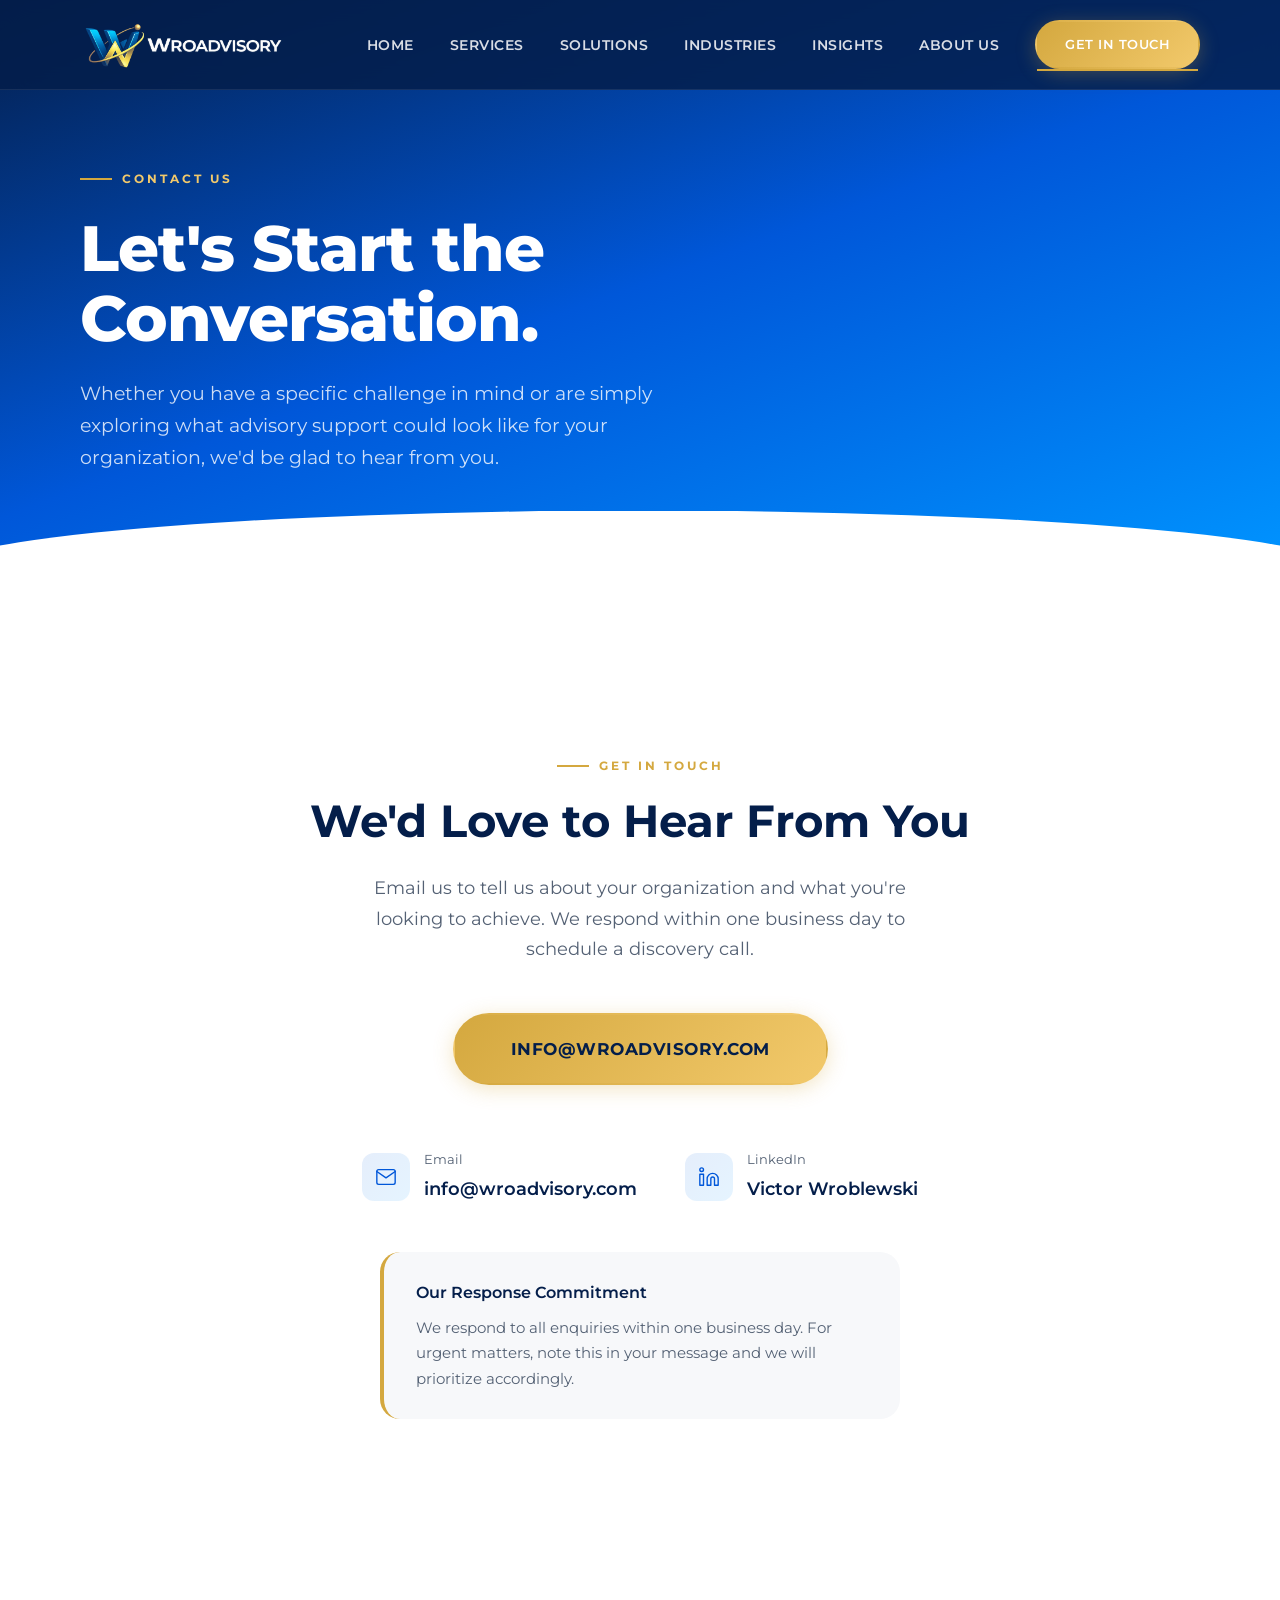
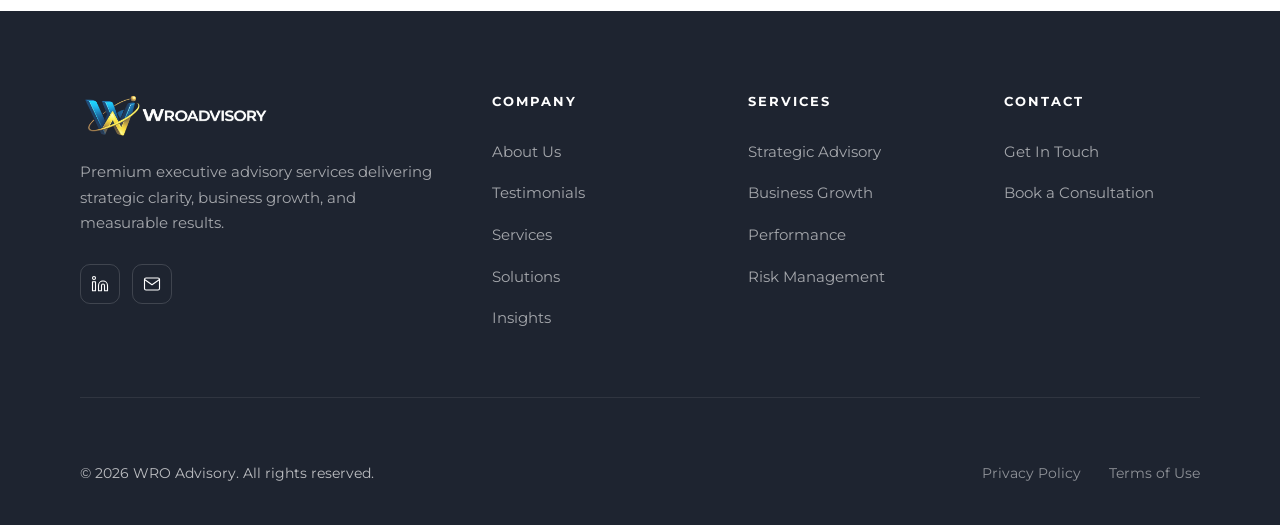
<file: contact.html>
<!DOCTYPE html>
<html lang="en">
<head>
  <meta charset="UTF-8">
  <meta name="viewport" content="width=device-width, initial-scale=1.0">
  <title>Contact WRO Advisory — Schedule a Consultation</title>
  <meta name="description" content="Contact WRO Advisory to schedule a consultation, discuss your strategic needs, or learn more about our executive advisory services.">
  <link rel="stylesheet" href="assets/css/styles.css">
</head>
<body>

  <!-- NAV -->
  <nav class="nav">
    <div class="container nav__inner">
      <a href="index.html" class="nav__logo">
        <img src="logo.webp" alt="WRO Advisory">
      </a>
      <ul class="nav__links">
        <li><a href="index.html">Home</a></li>
        <li><a href="services.html">Services</a></li>
        <li><a href="solutions.html">Solutions</a></li>
        <li><a href="industries.html">Industries</a></li>
        <li><a href="insights.html">Insights</a></li>
        <li><a href="about.html">About Us</a></li>
        <li><a href="contact.html" class="btn btn--primary" style="padding:12px 28px;font-size:13px;">Get In Touch</a></li>
      </ul>
      <div class="nav__hamburger"><span></span><span></span><span></span></div>
    </div>
  </nav>

  <!-- PAGE HERO -->
  <div class="page-hero">
    <div class="container">
      <div class="page-hero__label">Contact Us</div>
      <h1>Let's Start the<br>Conversation.</h1>
      <p>Whether you have a specific challenge in mind or are simply exploring what advisory support could look like for your organization, we'd be glad to hear from you.</p>
    </div>
  </div>

  <!-- CONTACT SECTION -->
  <section class="bg-white">
    <div class="container--narrow" style="padding-top:80px;padding-bottom:96px;">
      <div class="text-center fade-up">
        <div class="section-label">Get In Touch</div>
        <h2 class="text-navy" style="margin-bottom:24px;">We'd Love to Hear From You</h2>
        <p class="text-slate" style="max-width:560px;margin:0 auto 48px;">Email us to tell us about your organization and what you're looking to achieve. We respond within one business day to schedule a discovery call.</p>

        <a href="mailto:info@wroadvisory.com" class="btn btn--primary" style="font-size:17px;padding:20px 56px;margin-bottom:64px;">info@wroadvisory.com</a>

        <div style="display:flex;justify-content:center;gap:48px;flex-wrap:wrap;margin-bottom:48px;">
          <div style="display:flex;align-items:center;gap:14px;">
            <div class="contact-info__icon">
              <svg viewBox="0 0 24 24" fill="none" stroke-width="1.5" stroke-linecap="round" stroke-linejoin="round">
                <path d="M4 4h16c1.1 0 2 .9 2 2v12c0 1.1-.9 2-2 2H4c-1.1 0-2-.9-2-2V6c0-1.1.9-2 2-2z"/>
                <polyline points="22,6 12,13 2,6"/>
              </svg>
            </div>
            <div style="text-align:left;">
              <div class="contact-info__label">Email</div>
              <div class="contact-info__value">info@wroadvisory.com</div>
            </div>
          </div>
          <a href="https://www.linkedin.com/in/victor-wroblewski-m-h-r/" target="_blank" rel="noopener noreferrer" style="display:flex;align-items:center;gap:14px;color:inherit;">
            <div class="contact-info__icon">
              <svg viewBox="0 0 24 24" fill="none" stroke-width="1.5" stroke-linecap="round" stroke-linejoin="round">
                <path d="M16 8a6 6 0 0 1 6 6v7h-4v-7a2 2 0 0 0-2-2 2 2 0 0 0-2 2v7h-4v-7a6 6 0 0 1 6-6z"/>
                <rect x="2" y="9" width="4" height="12"/><circle cx="4" cy="4" r="2"/>
              </svg>
            </div>
            <div style="text-align:left;">
              <div class="contact-info__label">LinkedIn</div>
              <div class="contact-info__value">Victor Wroblewski</div>
            </div>
          </a>
        </div>

        <div style="max-width:520px;margin:0 auto;background:var(--gray);border-radius:var(--radius-md);padding:28px 32px;border-left:4px solid var(--gold);text-align:left;">
          <h4 class="text-navy" style="margin-bottom:8px;font-size:16px;">Our Response Commitment</h4>
          <p style="font-size:15px;color:var(--slate);">We respond to all enquiries within one business day. For urgent matters, note this in your message and we will prioritize accordingly.</p>
        </div>
      </div>
    </div>
  </section>

  <!-- FOOTER -->
  <footer class="footer">
    <div class="container">
      <div class="footer__top">
        <div class="footer__brand">
          <img src="logo.webp" alt="WRO Advisory">
          <p class="footer__tagline">Premium executive advisory services delivering strategic clarity, business growth, and measurable results.</p>
          <div class="footer__socials">
            <a href="https://www.linkedin.com/in/victor-wroblewski-m-h-r/" aria-label="LinkedIn" target="_blank" rel="noopener noreferrer"><svg viewBox="0 0 24 24" fill="none" stroke-width="1.5" stroke-linecap="round" stroke-linejoin="round"><path d="M16 8a6 6 0 0 1 6 6v7h-4v-7a2 2 0 0 0-2-2 2 2 0 0 0-2 2v7h-4v-7a6 6 0 0 1 6-6z"/><rect x="2" y="9" width="4" height="12"/><circle cx="4" cy="4" r="2"/></svg></a>
            <a href="mailto:info@wroadvisory.com" aria-label="Email"><svg viewBox="0 0 24 24" fill="none" stroke-width="1.5" stroke-linecap="round" stroke-linejoin="round"><path d="M4 4h16c1.1 0 2 .9 2 2v12c0 1.1-.9 2-2 2H4c-1.1 0-2-.9-2-2V6c0-1.1.9-2 2-2z"/><polyline points="22,6 12,13 2,6"/></svg></a>
          </div>
        </div>
        <div><div class="footer__col-title">Company</div><ul class="footer__links"><li><a href="about.html">About Us</a></li><li><a href="testimonials.html">Testimonials</a></li><li><a href="services.html">Services</a></li><li><a href="solutions.html">Solutions</a></li><li><a href="insights.html">Insights</a></li></ul></div>
        <div><div class="footer__col-title">Services</div><ul class="footer__links"><li><a href="services.html">Strategic Advisory</a></li><li><a href="services.html">Business Growth</a></li><li><a href="services.html">Performance</a></li><li><a href="services.html">Risk Management</a></li></ul></div>
        <div><div class="footer__col-title">Contact</div><ul class="footer__links"><li><a href="contact.html">Get In Touch</a></li><li><a href="contact.html">Book a Consultation</a></li></ul></div>
      </div>
      <div class="footer__bottom">
        <span class="footer__copy">© 2026 WRO Advisory. All rights reserved.</span>
        <div class="footer__bottom-links"><a href="privacy.html">Privacy Policy</a><a href="terms.html">Terms of Use</a></div>
      </div>
    </div>
  </footer>

  <script src="assets/js/main.js"></script>
</body>
</html>
</file>
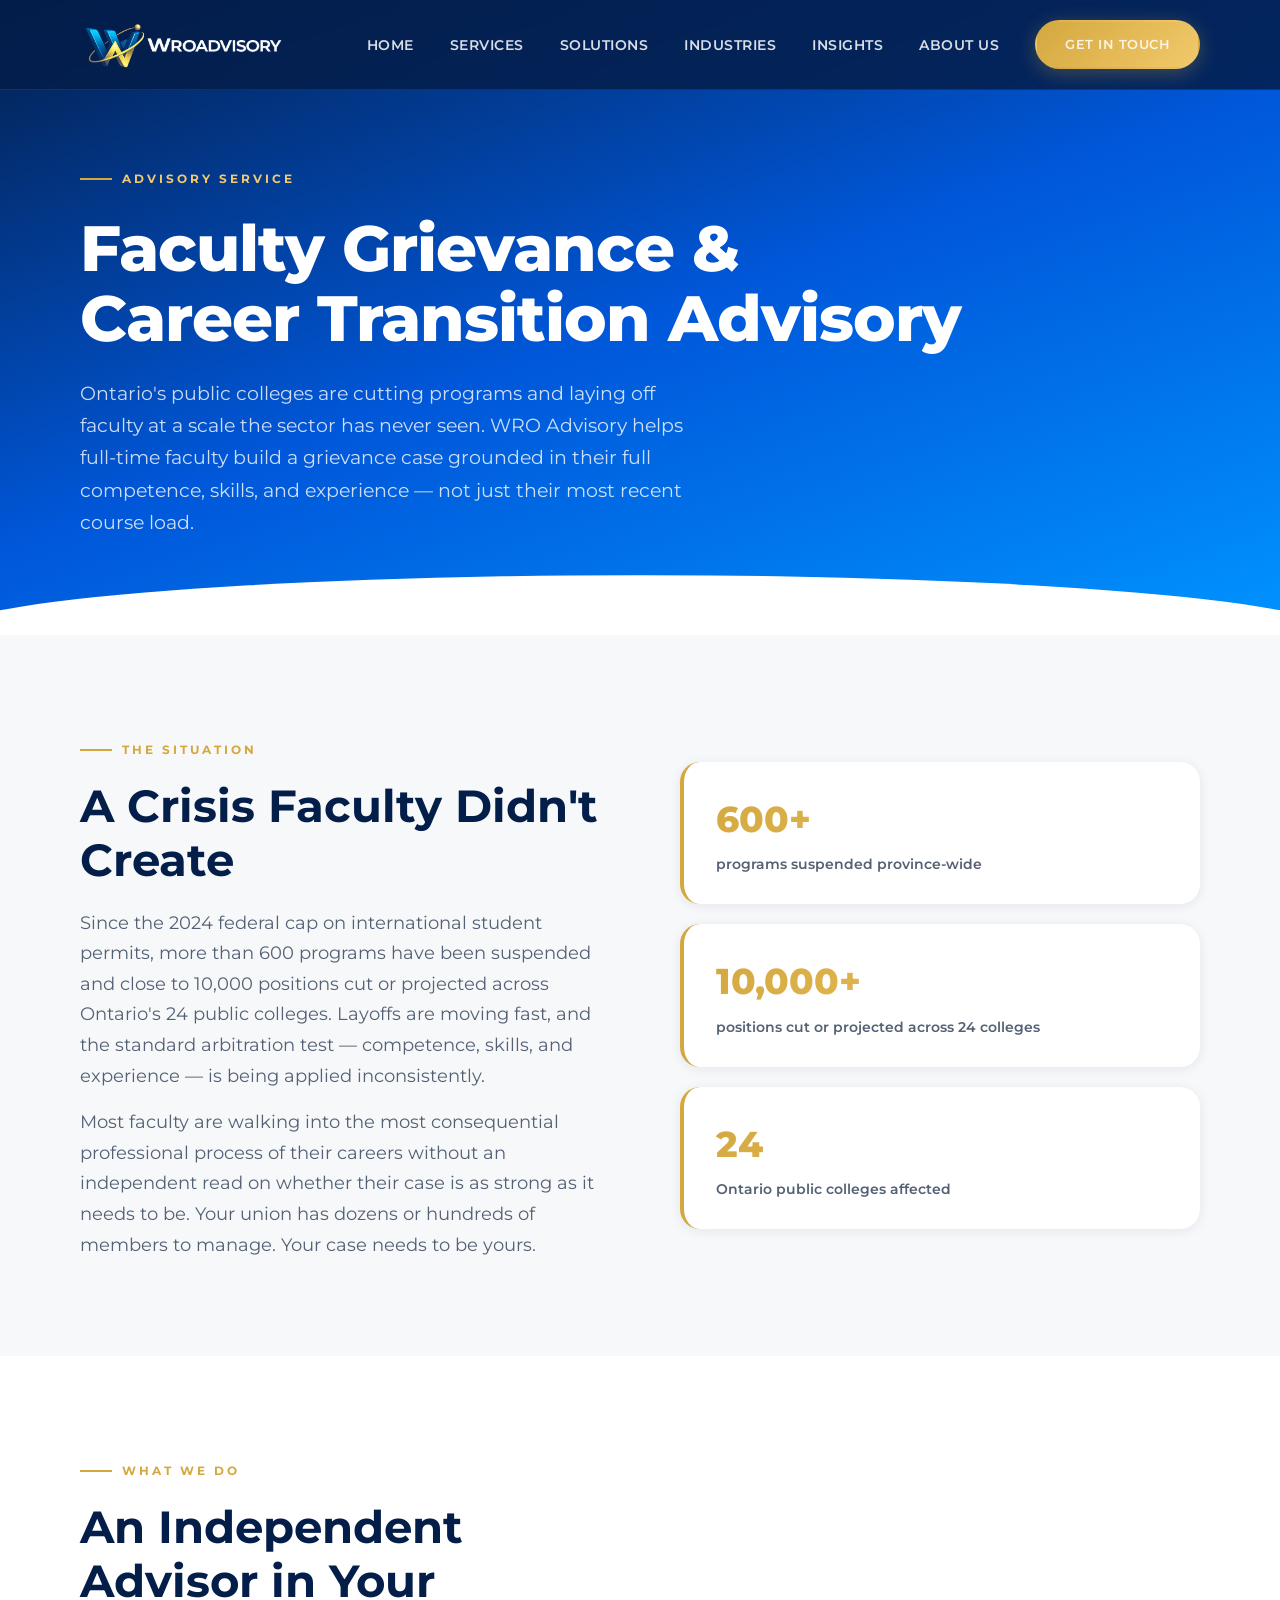
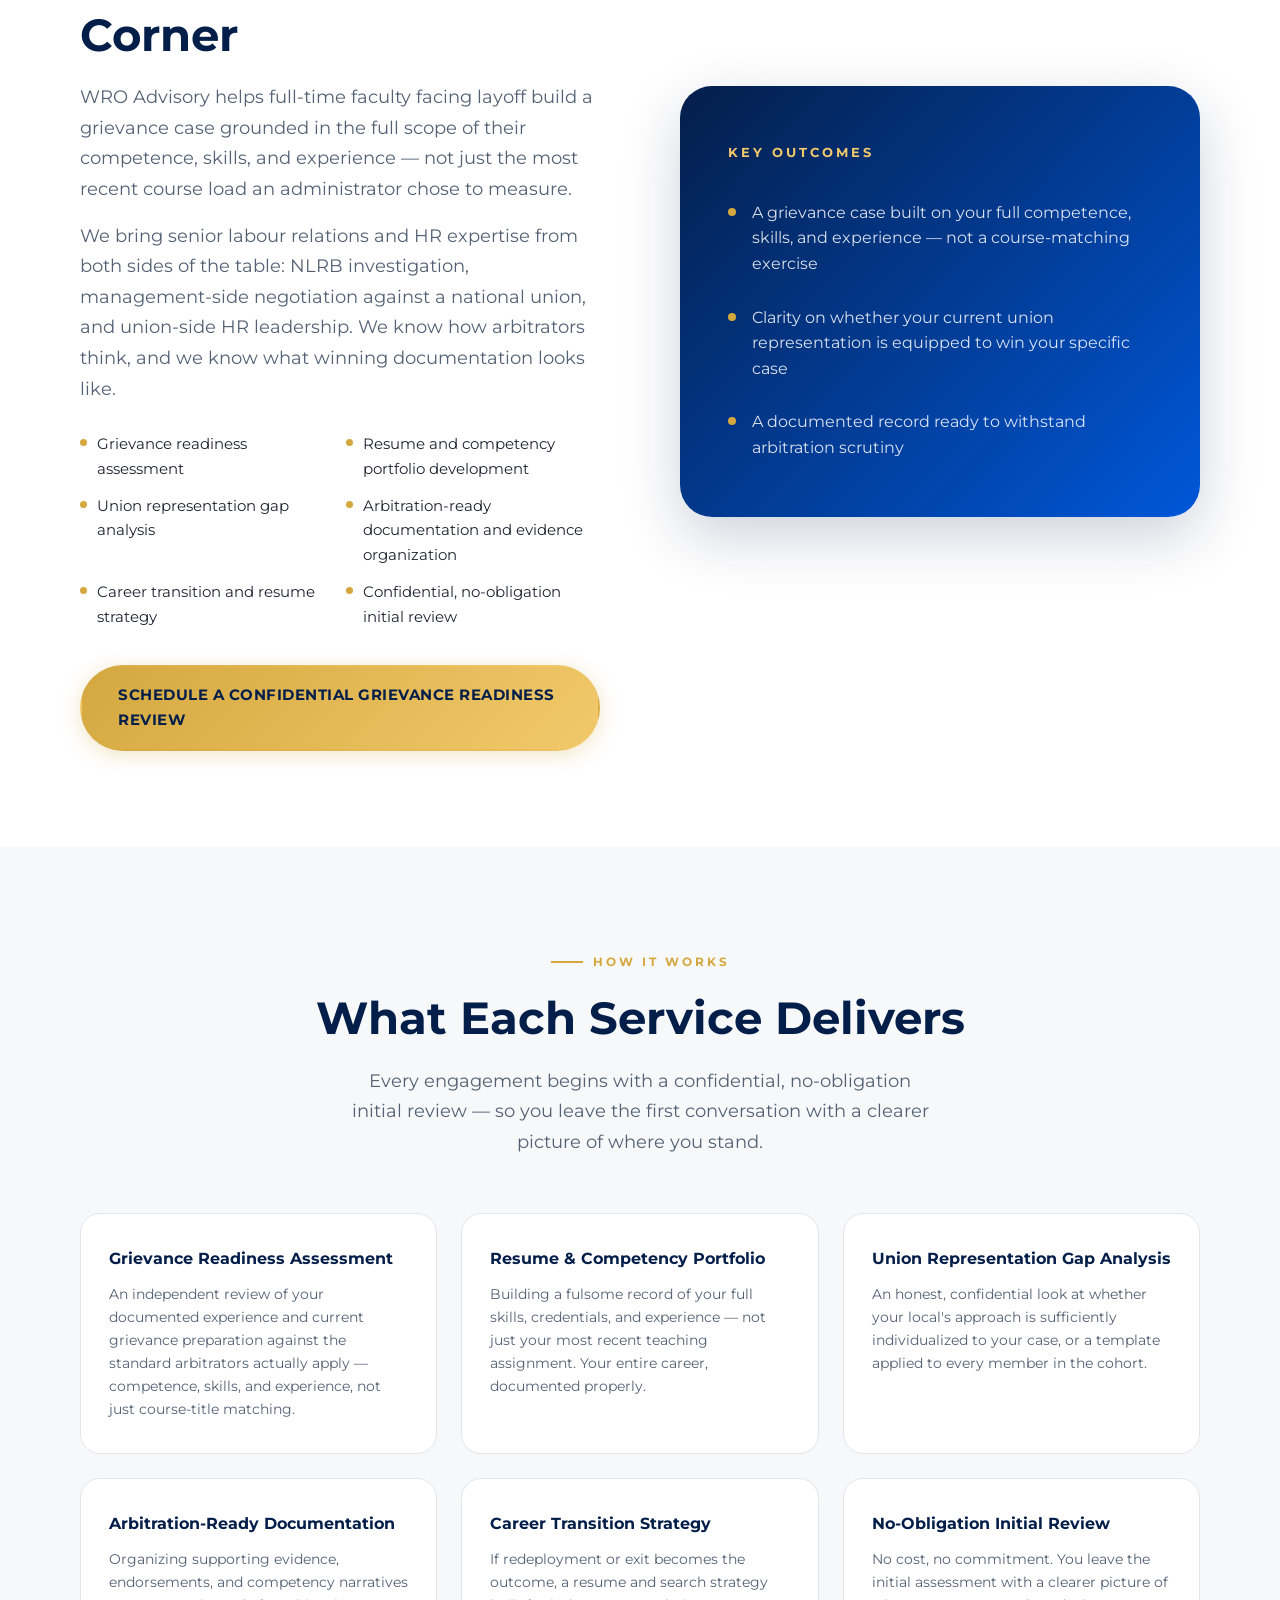
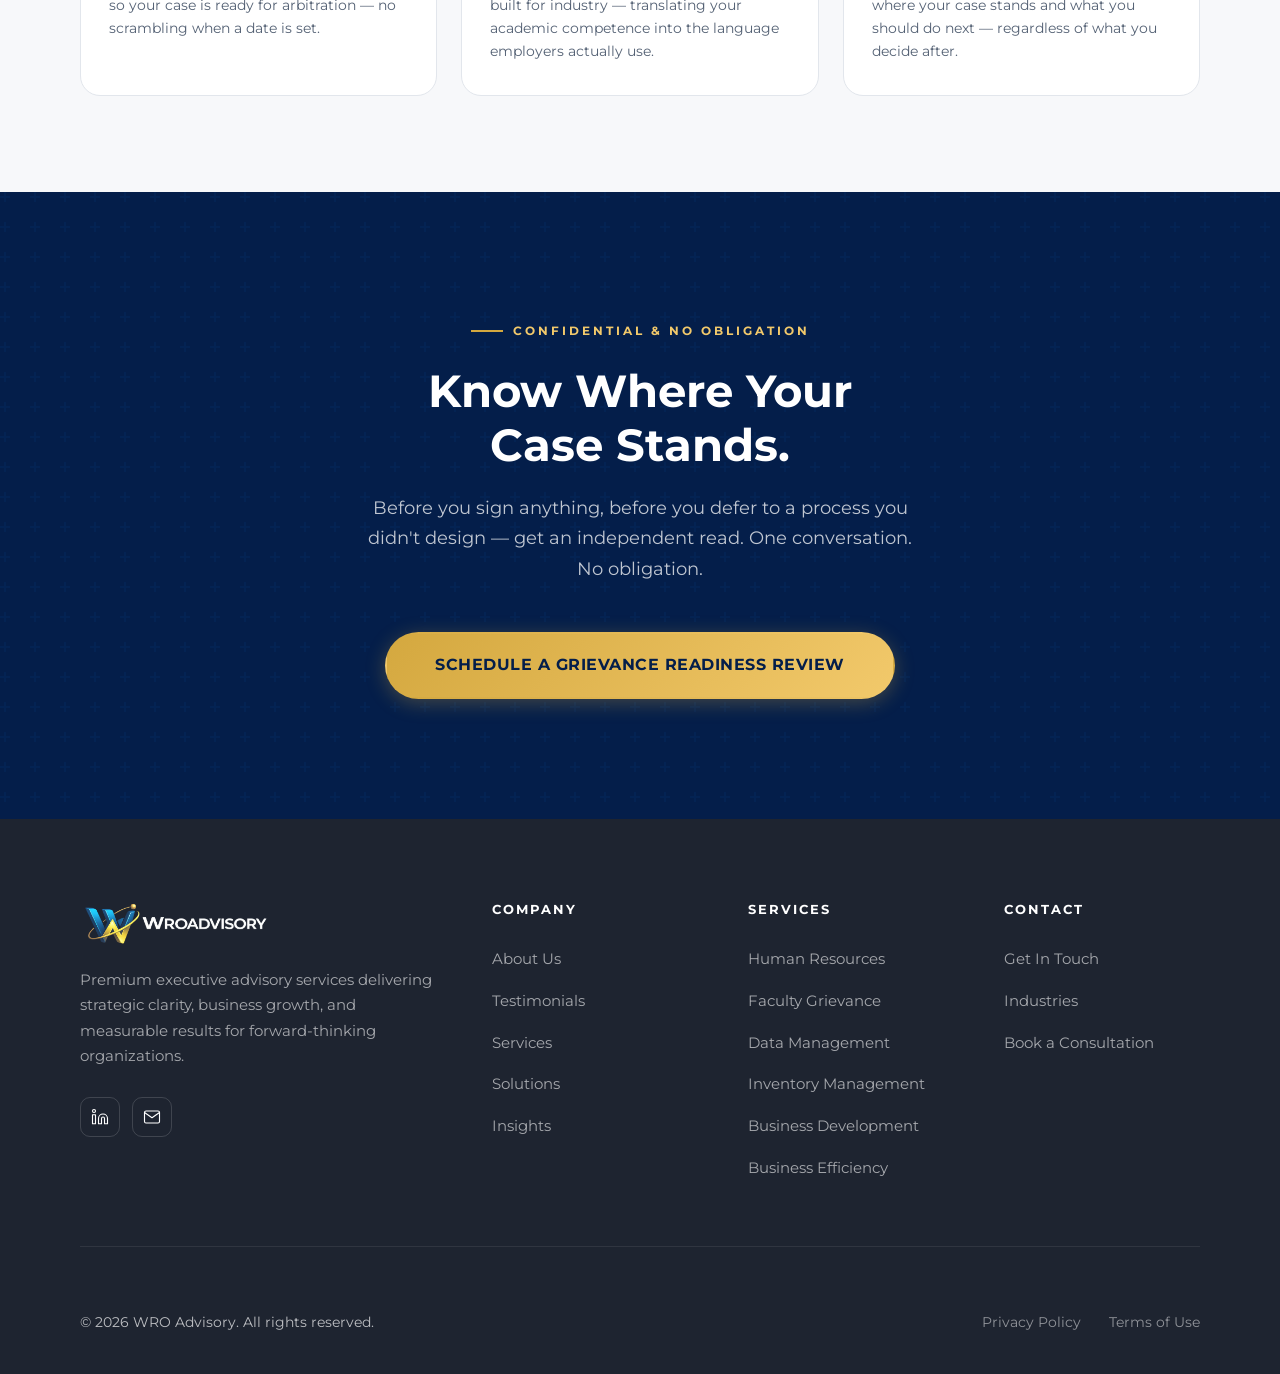
<file: faculty-grievance.html>
<!DOCTYPE html>
<html lang="en">
<head>
  <meta charset="UTF-8">
  <meta name="viewport" content="width=device-width, initial-scale=1.0">
  <title>Faculty Grievance &amp; Career Transition Advisory — WRO Advisory</title>
  <meta name="description" content="WRO Advisory helps Ontario college faculty facing layoff build a grievance case grounded in their full competence, skills, and experience — and a career transition plan if needed. Senior labour relations expertise. Confidential initial review.">
  <link rel="stylesheet" href="assets/css/styles.css">
  <style>
    .detail-card {
      background: var(--white);
      border: 1px solid var(--border-gray);
      border-radius: var(--radius-md);
      padding: 32px 28px;
      transition: box-shadow 0.2s, transform 0.2s;
    }
    .detail-card:hover {
      box-shadow: var(--shadow-md);
      transform: translateY(-2px);
    }
    .detail-card__title {
      font-size: 16px;
      font-weight: 700;
      color: var(--navy);
      margin-bottom: 10px;
    }
    .detail-card__desc {
      font-size: 14px;
      color: var(--slate);
      line-height: 1.65;
    }
    .detail-grid {
      display: grid;
      grid-template-columns: repeat(3, 1fr);
      gap: 24px;
    }
    @media (max-width: 900px) {
      .detail-grid { grid-template-columns: repeat(2, 1fr); }
    }
    @media (max-width: 580px) {
      .detail-grid { grid-template-columns: 1fr; }
    }
    .service-bullets {
      display: grid;
      grid-template-columns: 1fr 1fr;
      gap: 12px;
      margin: 28px 0 36px;
    }
    @media (max-width: 600px) {
      .service-bullets { grid-template-columns: 1fr; }
    }
    .service-bullet-item {
      display: flex;
      align-items: flex-start;
      gap: 10px;
      font-size: 15px;
      color: var(--charcoal);
    }
    .service-bullet-item::before {
      content: '';
      width: 7px;
      height: 7px;
      border-radius: 50%;
      background: var(--gold);
      margin-top: 7px;
      flex-shrink: 0;
    }
    .stat-strip {
      display: flex;
      flex-direction: column;
      gap: 20px;
      justify-content: center;
    }
    .stat-strip__item {
      background: var(--white);
      border-radius: var(--radius-md);
      padding: 28px 32px;
      box-shadow: var(--shadow-sm);
      border-left: 4px solid var(--gold);
    }
    .stat-strip__num {
      font-size: 36px;
      font-weight: 800;
      background: var(--gradient-gold);
      -webkit-background-clip: text;
      -webkit-text-fill-color: transparent;
      background-clip: text;
    }
    .stat-strip__label {
      font-size: 14px;
      color: var(--slate);
      margin-top: 4px;
      font-weight: 600;
    }
  </style>
</head>
<body>

  <!-- NAV -->
  <nav class="nav">
    <div class="container nav__inner">
      <a href="index.html" class="nav__logo">
        <img src="logo.webp" alt="WRO Advisory">
      </a>
      <ul class="nav__links">
        <li><a href="index.html">Home</a></li>
        <li><a href="services.html">Services</a></li>
        <li><a href="solutions.html">Solutions</a></li>
        <li><a href="industries.html">Industries</a></li>
        <li><a href="insights.html">Insights</a></li>
        <li><a href="about.html">About Us</a></li>
        <li><a href="contact.html" class="btn btn--primary" style="padding:12px 28px;font-size:13px;">Get In Touch</a></li>
      </ul>
      <div class="nav__hamburger"><span></span><span></span><span></span></div>
    </div>
  </nav>

  <!-- PAGE HERO -->
  <div class="page-hero">
    <div class="container">
      <div class="page-hero__label">Advisory Service</div>
      <h1>Faculty Grievance &amp;<br>Career Transition Advisory</h1>
      <p>Ontario's public colleges are cutting programs and laying off faculty at a scale the sector has never seen. WRO Advisory helps full-time faculty build a grievance case grounded in their full competence, skills, and experience — not just their most recent course load.</p>
    </div>
  </div>

  <!-- CONTEXT SECTION -->
  <section class="bg-gray">
    <div class="container">
      <div class="two-col">
        <div class="fade-up">
          <div class="section-label">The Situation</div>
          <h2 class="text-navy" style="margin-bottom:20px;">A Crisis Faculty Didn't Create</h2>
          <p class="text-slate" style="margin-bottom:16px;">Since the 2024 federal cap on international student permits, more than 600 programs have been suspended and close to 10,000 positions cut or projected across Ontario's 24 public colleges. Layoffs are moving fast, and the standard arbitration test — competence, skills, and experience — is being applied inconsistently.</p>
          <p class="text-slate">Most faculty are walking into the most consequential professional process of their careers without an independent read on whether their case is as strong as it needs to be. Your union has dozens or hundreds of members to manage. Your case needs to be yours.</p>
        </div>
        <div class="fade-up fade-up-delay-2 stat-strip">
          <div class="stat-strip__item">
            <div class="stat-strip__num">600+</div>
            <div class="stat-strip__label">programs suspended province-wide</div>
          </div>
          <div class="stat-strip__item">
            <div class="stat-strip__num">10,000+</div>
            <div class="stat-strip__label">positions cut or projected across 24 colleges</div>
          </div>
          <div class="stat-strip__item">
            <div class="stat-strip__num">24</div>
            <div class="stat-strip__label">Ontario public colleges affected</div>
          </div>
        </div>
      </div>
    </div>
  </section>

  <!-- MAIN SERVICE CONTENT -->
  <section class="bg-white">
    <div class="container">
      <div class="two-col">
        <div class="fade-up">
          <div class="section-label">What We Do</div>
          <h2 class="text-navy" style="margin-bottom:20px;">An Independent Advisor in Your Corner</h2>
          <p class="text-slate" style="margin-bottom:16px;">WRO Advisory helps full-time faculty facing layoff build a grievance case grounded in the full scope of their competence, skills, and experience — not just the most recent course load an administrator chose to measure.</p>
          <p class="text-slate" style="margin-bottom:28px;">We bring senior labour relations and HR expertise from both sides of the table: NLRB investigation, management-side negotiation against a national union, and union-side HR leadership. We know how arbitrators think, and we know what winning documentation looks like.</p>
          <div class="service-bullets">
            <div class="service-bullet-item">Grievance readiness assessment</div>
            <div class="service-bullet-item">Resume and competency portfolio development</div>
            <div class="service-bullet-item">Union representation gap analysis</div>
            <div class="service-bullet-item">Arbitration-ready documentation and evidence organization</div>
            <div class="service-bullet-item">Career transition and resume strategy</div>
            <div class="service-bullet-item">Confidential, no-obligation initial review</div>
          </div>
          <a href="contact.html" class="btn btn--primary">Schedule a Confidential Grievance Readiness Review</a>
        </div>
        <div class="fade-up fade-up-delay-2">
          <div style="border-radius:var(--radius-lg);background:linear-gradient(135deg,#041E4A,#0057D9);padding:56px 48px;box-shadow:var(--shadow-lg);">
            <div style="color:var(--light-gold);font-size:13px;font-weight:700;letter-spacing:3px;text-transform:uppercase;margin-bottom:36px;">Key Outcomes</div>
            <div style="display:flex;flex-direction:column;gap:28px;">
              <div style="display:flex;align-items:flex-start;gap:16px;">
                <div style="width:8px;height:8px;border-radius:50%;background:var(--gold);margin-top:8px;flex-shrink:0;"></div>
                <div style="color:rgba(255,255,255,0.85);font-size:16px;line-height:1.6;">A grievance case built on your full competence, skills, and experience — not a course-matching exercise</div>
              </div>
              <div style="display:flex;align-items:flex-start;gap:16px;">
                <div style="width:8px;height:8px;border-radius:50%;background:var(--gold);margin-top:8px;flex-shrink:0;"></div>
                <div style="color:rgba(255,255,255,0.85);font-size:16px;line-height:1.6;">Clarity on whether your current union representation is equipped to win your specific case</div>
              </div>
              <div style="display:flex;align-items:flex-start;gap:16px;">
                <div style="width:8px;height:8px;border-radius:50%;background:var(--gold);margin-top:8px;flex-shrink:0;"></div>
                <div style="color:rgba(255,255,255,0.85);font-size:16px;line-height:1.6;">A documented record ready to withstand arbitration scrutiny</div>
              </div>
            </div>
          </div>
        </div>
      </div>
    </div>
  </section>

  <!-- WHAT EACH SERVICE DELIVERS -->
  <section class="bg-gray">
    <div class="container">
      <div class="text-center fade-up" style="margin-bottom:56px;">
        <div class="section-label">How It Works</div>
        <h2 class="text-navy">What Each Service Delivers</h2>
        <p class="text-slate" style="max-width:580px;margin:20px auto 0;">Every engagement begins with a confidential, no-obligation initial review — so you leave the first conversation with a clearer picture of where you stand.</p>
      </div>
      <div class="detail-grid fade-up">

        <div class="detail-card">
          <div class="detail-card__title">Grievance Readiness Assessment</div>
          <div class="detail-card__desc">An independent review of your documented experience and current grievance preparation against the standard arbitrators actually apply — competence, skills, and experience, not just course-title matching.</div>
        </div>

        <div class="detail-card">
          <div class="detail-card__title">Resume &amp; Competency Portfolio</div>
          <div class="detail-card__desc">Building a fulsome record of your full skills, credentials, and experience — not just your most recent teaching assignment. Your entire career, documented properly.</div>
        </div>

        <div class="detail-card">
          <div class="detail-card__title">Union Representation Gap Analysis</div>
          <div class="detail-card__desc">An honest, confidential look at whether your local's approach is sufficiently individualized to your case, or a template applied to every member in the cohort.</div>
        </div>

        <div class="detail-card">
          <div class="detail-card__title">Arbitration-Ready Documentation</div>
          <div class="detail-card__desc">Organizing supporting evidence, endorsements, and competency narratives so your case is ready for arbitration — no scrambling when a date is set.</div>
        </div>

        <div class="detail-card">
          <div class="detail-card__title">Career Transition Strategy</div>
          <div class="detail-card__desc">If redeployment or exit becomes the outcome, a resume and search strategy built for industry — translating your academic competence into the language employers actually use.</div>
        </div>

        <div class="detail-card">
          <div class="detail-card__title">No-Obligation Initial Review</div>
          <div class="detail-card__desc">No cost, no commitment. You leave the initial assessment with a clearer picture of where your case stands and what you should do next — regardless of what you decide after.</div>
        </div>

      </div>
    </div>
  </section>

  <!-- CTA -->
  <section class="cta-section">
    <div class="container cta-section__inner">
      <div class="section-label text-center" style="justify-content:center;margin-bottom:24px;">
        <span style="color:var(--light-gold);letter-spacing:3px;font-size:12px;font-weight:700;text-transform:uppercase;">Confidential &amp; No Obligation</span>
      </div>
      <h2>Know Where Your<br>Case Stands.</h2>
      <p>Before you sign anything, before you defer to a process you didn't design — get an independent read. One conversation. No obligation.</p>
      <a href="contact.html" class="btn btn--primary" style="font-size:16px;padding:18px 48px;">Schedule a Grievance Readiness Review</a>
    </div>
  </section>

  <!-- FOOTER -->
  <footer class="footer">
    <div class="container">
      <div class="footer__top">
        <div class="footer__brand">
          <img src="logo.webp" alt="WRO Advisory">
          <p class="footer__tagline">Premium executive advisory services delivering strategic clarity, business growth, and measurable results for forward-thinking organizations.</p>
          <div class="footer__socials">
            <a href="https://www.linkedin.com/in/victor-wroblewski-m-h-r/" aria-label="LinkedIn" target="_blank" rel="noopener noreferrer">
              <svg viewBox="0 0 24 24" fill="none" stroke-width="1.5" stroke-linecap="round" stroke-linejoin="round">
                <path d="M16 8a6 6 0 0 1 6 6v7h-4v-7a2 2 0 0 0-2-2 2 2 0 0 0-2 2v7h-4v-7a6 6 0 0 1 6-6z"/>
                <rect x="2" y="9" width="4" height="12"/><circle cx="4" cy="4" r="2"/>
              </svg>
            </a>
            <a href="mailto:info@wroadvisory.com" aria-label="Email">
              <svg viewBox="0 0 24 24" fill="none" stroke-width="1.5" stroke-linecap="round" stroke-linejoin="round">
                <path d="M4 4h16c1.1 0 2 .9 2 2v12c0 1.1-.9 2-2 2H4c-1.1 0-2-.9-2-2V6c0-1.1.9-2 2-2z"/>
                <polyline points="22,6 12,13 2,6"/>
              </svg>
            </a>
          </div>
        </div>
        <div>
          <div class="footer__col-title">Company</div>
          <ul class="footer__links">
            <li><a href="about.html">About Us</a></li>
            <li><a href="testimonials.html">Testimonials</a></li>
            <li><a href="services.html">Services</a></li>
            <li><a href="solutions.html">Solutions</a></li>
            <li><a href="insights.html">Insights</a></li>
          </ul>
        </div>
        <div>
          <div class="footer__col-title">Services</div>
          <ul class="footer__links">
            <li><a href="services.html">Human Resources</a></li>
            <li><a href="faculty-grievance.html">Faculty Grievance</a></li>
            <li><a href="services.html">Data Management</a></li>
            <li><a href="services.html">Inventory Management</a></li>
            <li><a href="services.html">Business Development</a></li>
            <li><a href="services.html">Business Efficiency</a></li>
          </ul>
        </div>
        <div>
          <div class="footer__col-title">Contact</div>
          <ul class="footer__links">
            <li><a href="contact.html">Get In Touch</a></li>
            <li><a href="industries.html">Industries</a></li>
            <li><a href="contact.html">Book a Consultation</a></li>
          </ul>
        </div>
      </div>
      <div class="footer__bottom">
        <span class="footer__copy">© 2026 WRO Advisory. All rights reserved.</span>
        <div class="footer__bottom-links">
          <a href="privacy.html">Privacy Policy</a>
          <a href="terms.html">Terms of Use</a>
        </div>
      </div>
    </div>
  </footer>

  <script src="assets/js/main.js"></script>
</body>
</html>
</file>
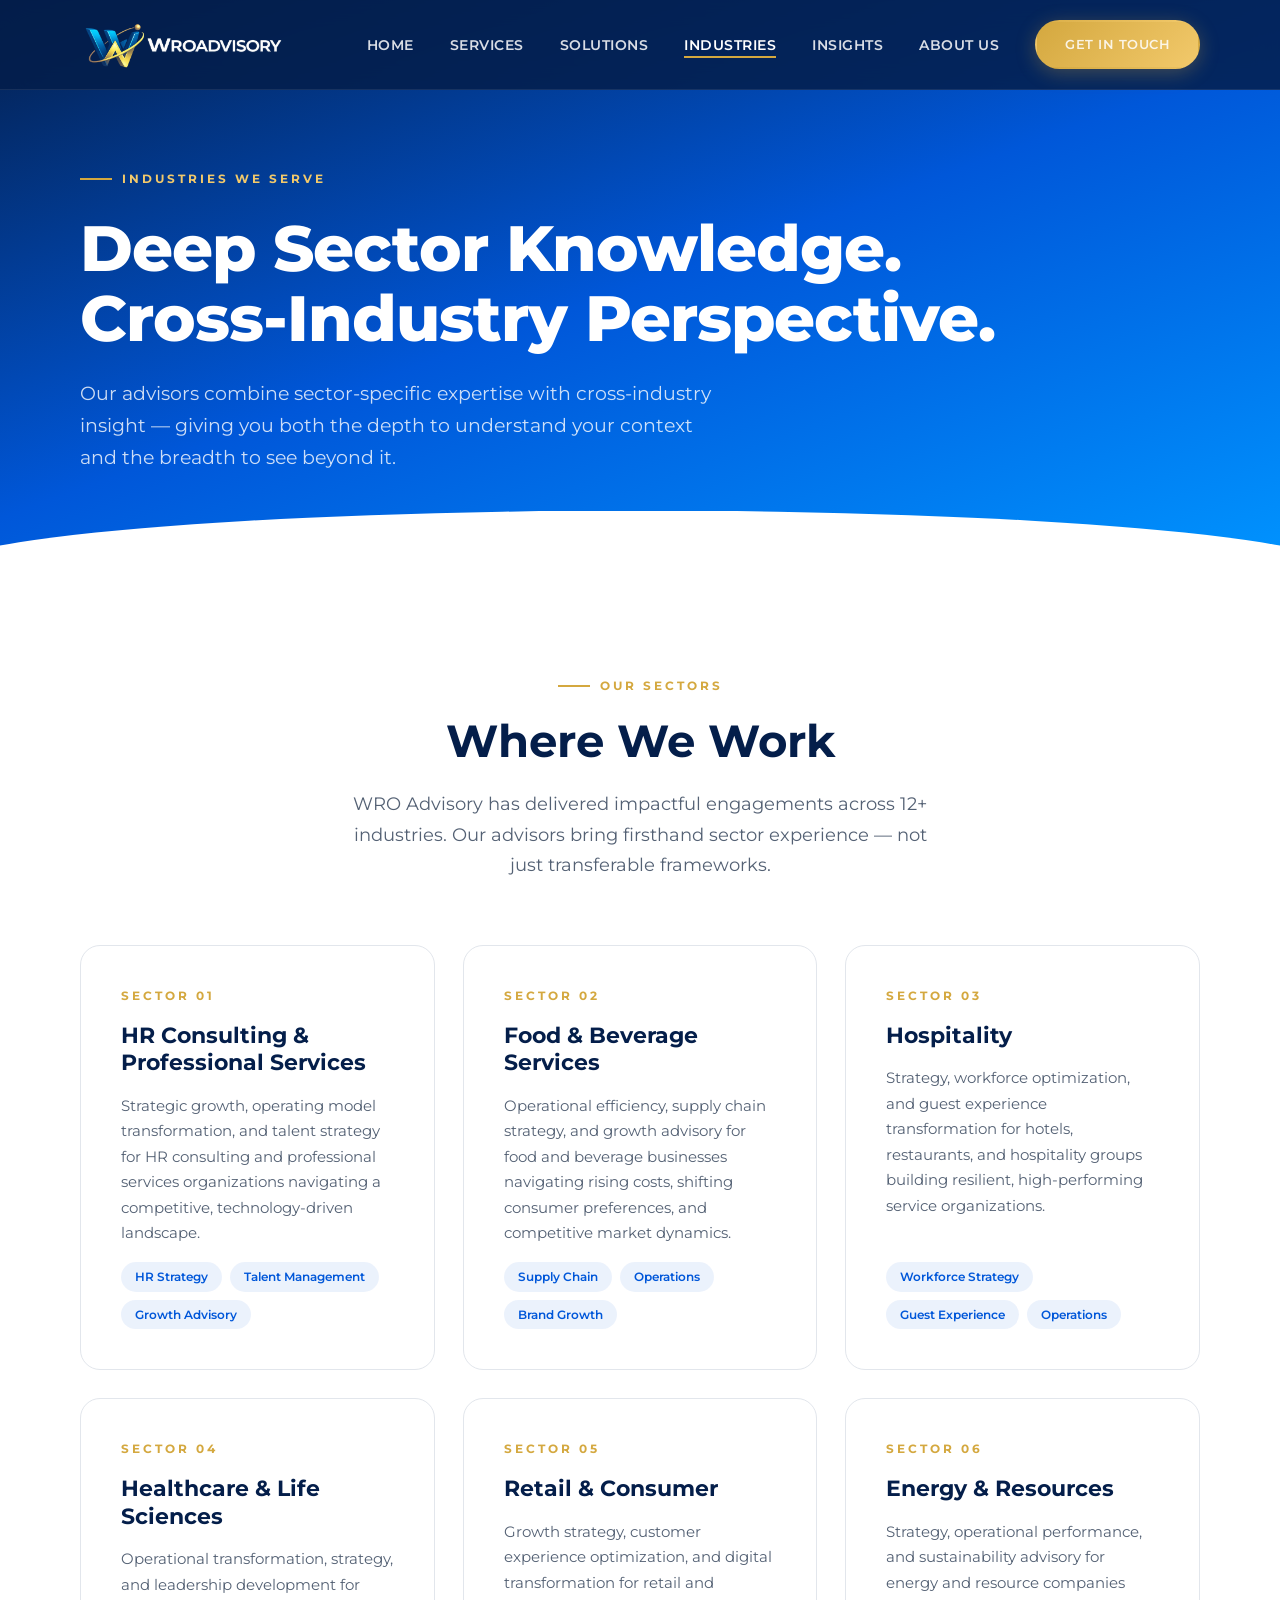
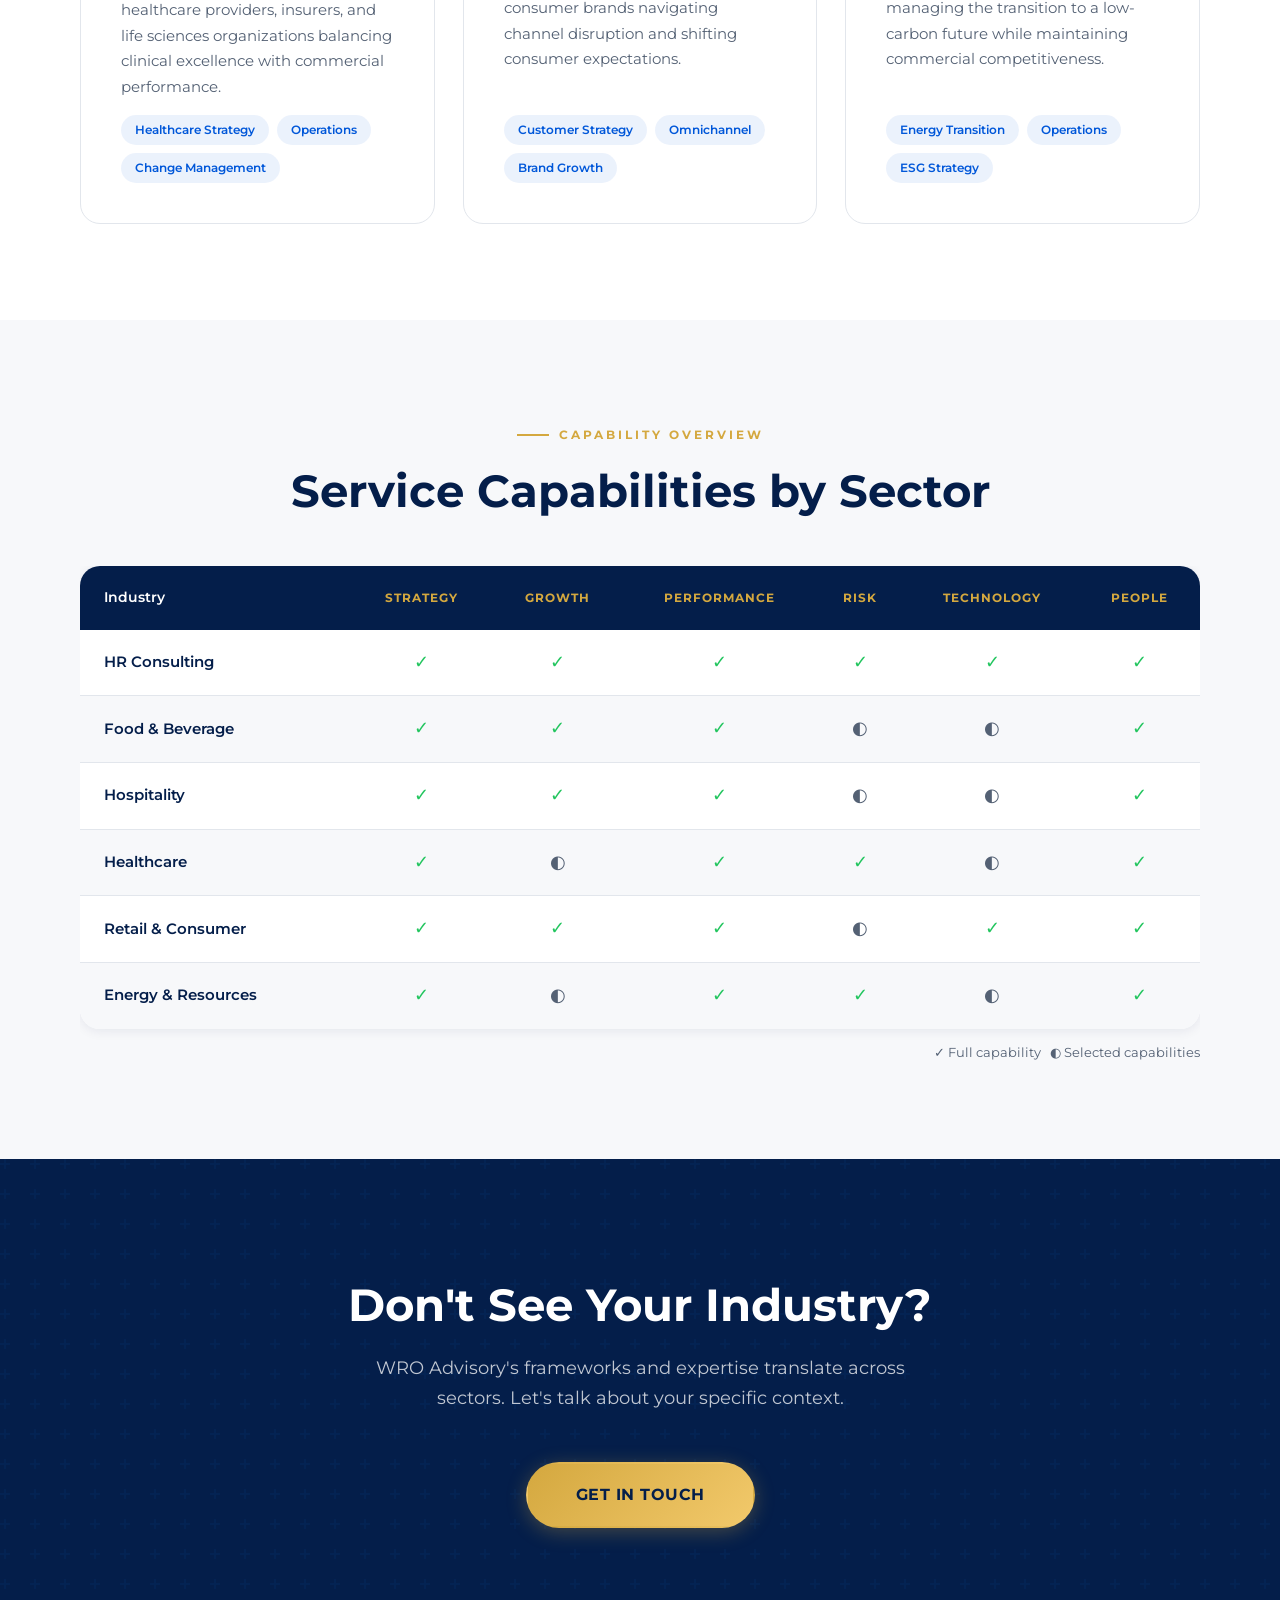
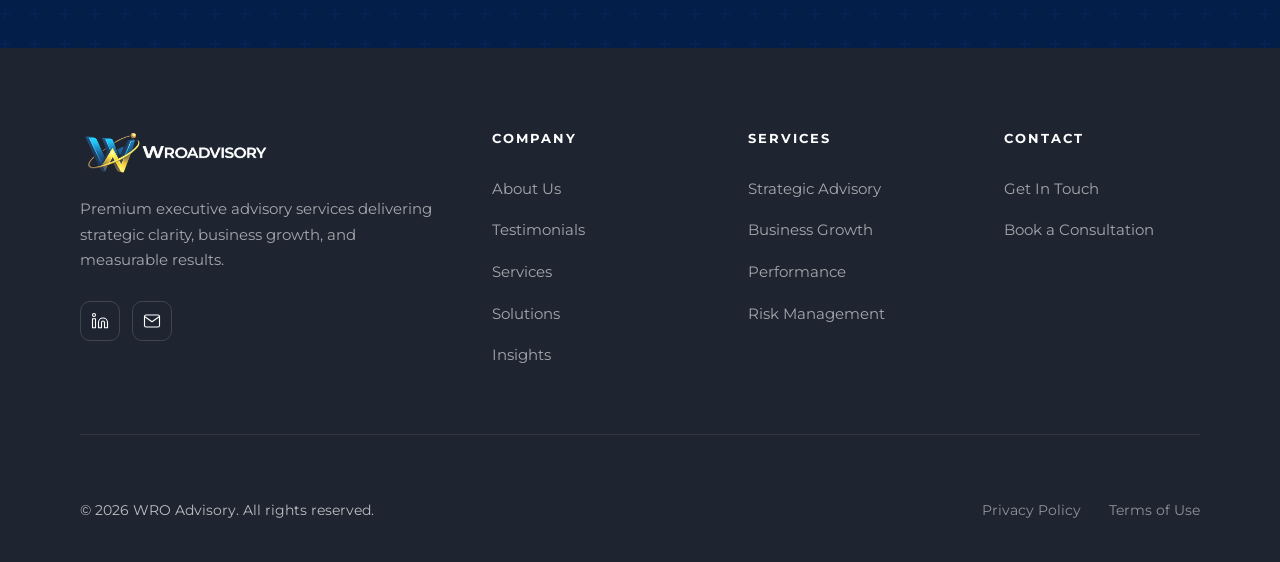
<file: industries.html>
<!DOCTYPE html>
<html lang="en">
<head>
  <meta charset="UTF-8">
  <meta name="viewport" content="width=device-width, initial-scale=1.0">
  <title>Industries — WRO Advisory</title>
  <meta name="description" content="WRO Advisory brings deep sector experience across financial services, healthcare, HR consulting, professional services, technology, and more.">
  <link rel="stylesheet" href="assets/css/styles.css">
  <style>
    .ind-card {
      border-radius: var(--radius-md);
      border: 1px solid var(--border-gray);
      padding: 40px;
      background: var(--white);
      transition: all var(--transition);
      display: flex;
      flex-direction: column;
      gap: 16px;
    }
    .ind-card:hover {
      transform: translateY(-6px);
      box-shadow: var(--shadow-lg);
      border-color: var(--royal-blue);
    }
    .ind-card__num {
      font-size: 12px;
      font-weight: 700;
      letter-spacing: 3px;
      text-transform: uppercase;
      color: var(--gold);
    }
    .ind-card h3 { font-size: 22px; color: var(--navy); }
    .ind-card p  { font-size: 15px; color: var(--slate); }
    .ind-card__tags {
      display: flex;
      flex-wrap: wrap;
      gap: 8px;
      margin-top: auto;
    }
    .ind-card__tag {
      font-size: 12px;
      font-weight: 600;
      color: var(--royal-blue);
      background: rgba(0,87,217,0.08);
      border-radius: 50px;
      padding: 5px 14px;
    }
  </style>
</head>
<body>

  <!-- NAV -->
  <nav class="nav">
    <div class="container nav__inner">
      <a href="index.html" class="nav__logo">
        <img src="logo.webp" alt="WRO Advisory">
      </a>
      <ul class="nav__links">
        <li><a href="index.html">Home</a></li>
        <li><a href="services.html">Services</a></li>
        <li><a href="solutions.html">Solutions</a></li>
        <li><a href="industries.html">Industries</a></li>
        <li><a href="insights.html">Insights</a></li>
        <li><a href="about.html">About Us</a></li>
        <li><a href="contact.html" class="btn btn--primary" style="padding:12px 28px;font-size:13px;">Get In Touch</a></li>
      </ul>
      <div class="nav__hamburger"><span></span><span></span><span></span></div>
    </div>
  </nav>

  <!-- PAGE HERO -->
  <div class="page-hero">
    <div class="container">
      <div class="page-hero__label">Industries We Serve</div>
      <h1>Deep Sector Knowledge.<br>Cross-Industry Perspective.</h1>
      <p>Our advisors combine sector-specific expertise with cross-industry insight — giving you both the depth to understand your context and the breadth to see beyond it.</p>
    </div>
  </div>

  <!-- INDUSTRIES GRID -->
  <section class="bg-white">
    <div class="container">
      <div class="text-center fade-up" style="margin-bottom:64px;">
        <div class="section-label">Our Sectors</div>
        <h2 class="text-navy">Where We Work</h2>
        <p class="text-slate" style="max-width:580px;margin:20px auto 0;">WRO Advisory has delivered impactful engagements across 12+ industries. Our advisors bring firsthand sector experience — not just transferable frameworks.</p>
      </div>

      <div style="display:grid;grid-template-columns:repeat(3,1fr);gap:28px;">
        <div class="ind-card fade-up fade-up-delay-1">
          <div class="ind-card__num">Sector 01</div>
          <h3>HR Consulting &amp; Professional Services</h3>
          <p>Strategic growth, operating model transformation, and talent strategy for HR consulting and professional services organizations navigating a competitive, technology-driven landscape.</p>
          <div class="ind-card__tags">
            <span class="ind-card__tag">HR Strategy</span>
            <span class="ind-card__tag">Talent Management</span>
            <span class="ind-card__tag">Growth Advisory</span>
          </div>
        </div>
        <div class="ind-card fade-up fade-up-delay-2">
          <div class="ind-card__num">Sector 02</div>
          <h3>Food &amp; Beverage Services</h3>
          <p>Operational efficiency, supply chain strategy, and growth advisory for food and beverage businesses navigating rising costs, shifting consumer preferences, and competitive market dynamics.</p>
          <div class="ind-card__tags">
            <span class="ind-card__tag">Supply Chain</span>
            <span class="ind-card__tag">Operations</span>
            <span class="ind-card__tag">Brand Growth</span>
          </div>
        </div>
        <div class="ind-card fade-up fade-up-delay-3">
          <div class="ind-card__num">Sector 03</div>
          <h3>Hospitality</h3>
          <p>Strategy, workforce optimization, and guest experience transformation for hotels, restaurants, and hospitality groups building resilient, high-performing service organizations.</p>
          <div class="ind-card__tags">
            <span class="ind-card__tag">Workforce Strategy</span>
            <span class="ind-card__tag">Guest Experience</span>
            <span class="ind-card__tag">Operations</span>
          </div>
        </div>
        <div class="ind-card fade-up fade-up-delay-1">
          <div class="ind-card__num">Sector 04</div>
          <h3>Healthcare &amp; Life Sciences</h3>
          <p>Operational transformation, strategy, and leadership development for healthcare providers, insurers, and life sciences organizations balancing clinical excellence with commercial performance.</p>
          <div class="ind-card__tags">
            <span class="ind-card__tag">Healthcare Strategy</span>
            <span class="ind-card__tag">Operations</span>
            <span class="ind-card__tag">Change Management</span>
          </div>
        </div>
        <div class="ind-card fade-up fade-up-delay-2">
          <div class="ind-card__num">Sector 05</div>
          <h3>Retail &amp; Consumer</h3>
          <p>Growth strategy, customer experience optimization, and digital transformation for retail and consumer brands navigating channel disruption and shifting consumer expectations.</p>
          <div class="ind-card__tags">
            <span class="ind-card__tag">Customer Strategy</span>
            <span class="ind-card__tag">Omnichannel</span>
            <span class="ind-card__tag">Brand Growth</span>
          </div>
        </div>
        <div class="ind-card fade-up fade-up-delay-3">
          <div class="ind-card__num">Sector 06</div>
          <h3>Energy &amp; Resources</h3>
          <p>Strategy, operational performance, and sustainability advisory for energy and resource companies managing the transition to a low-carbon future while maintaining commercial competitiveness.</p>
          <div class="ind-card__tags">
            <span class="ind-card__tag">Energy Transition</span>
            <span class="ind-card__tag">Operations</span>
            <span class="ind-card__tag">ESG Strategy</span>
          </div>
        </div>
      </div>
    </div>
  </section>

  <!-- CAPABILITY TABLE -->
  <section class="bg-gray">
    <div class="container">
      <div class="text-center fade-up" style="margin-bottom:48px;">
        <div class="section-label">Capability Overview</div>
        <h2 class="text-navy">Service Capabilities by Sector</h2>
      </div>
      <div class="fade-up" style="overflow-x:auto;">
        <table style="width:100%;border-collapse:collapse;background:var(--white);border-radius:var(--radius-md);overflow:hidden;box-shadow:var(--shadow-sm);">
          <thead>
            <tr style="background:var(--navy);">
              <th style="text-align:left;padding:20px 24px;color:var(--white);font-size:14px;font-weight:600;min-width:180px;">Industry</th>
              <th style="padding:20px 16px;color:var(--gold);font-size:12px;font-weight:700;text-transform:uppercase;letter-spacing:1px;">Strategy</th>
              <th style="padding:20px 16px;color:var(--gold);font-size:12px;font-weight:700;text-transform:uppercase;letter-spacing:1px;">Growth</th>
              <th style="padding:20px 16px;color:var(--gold);font-size:12px;font-weight:700;text-transform:uppercase;letter-spacing:1px;">Performance</th>
              <th style="padding:20px 16px;color:var(--gold);font-size:12px;font-weight:700;text-transform:uppercase;letter-spacing:1px;">Risk</th>
              <th style="padding:20px 16px;color:var(--gold);font-size:12px;font-weight:700;text-transform:uppercase;letter-spacing:1px;">Technology</th>
              <th style="padding:20px 16px;color:var(--gold);font-size:12px;font-weight:700;text-transform:uppercase;letter-spacing:1px;">People</th>
            </tr>
          </thead>
          <tbody>
            <tr style="border-bottom:1px solid var(--border-gray);">
              <td style="padding:18px 24px;font-weight:600;color:var(--navy);font-size:15px;">HR Consulting</td>
              <td style="padding:18px 16px;text-align:center;color:#22C55E;font-size:18px;">✓</td>
              <td style="padding:18px 16px;text-align:center;color:#22C55E;font-size:18px;">✓</td>
              <td style="padding:18px 16px;text-align:center;color:#22C55E;font-size:18px;">✓</td>
              <td style="padding:18px 16px;text-align:center;color:#22C55E;font-size:18px;">✓</td>
              <td style="padding:18px 16px;text-align:center;color:#22C55E;font-size:18px;">✓</td>
              <td style="padding:18px 16px;text-align:center;color:#22C55E;font-size:18px;">✓</td>
            </tr>
            <tr style="border-bottom:1px solid var(--border-gray);background:var(--gray);">
              <td style="padding:18px 24px;font-weight:600;color:var(--navy);font-size:15px;">Food &amp; Beverage</td>
              <td style="padding:18px 16px;text-align:center;color:#22C55E;font-size:18px;">✓</td>
              <td style="padding:18px 16px;text-align:center;color:#22C55E;font-size:18px;">✓</td>
              <td style="padding:18px 16px;text-align:center;color:#22C55E;font-size:18px;">✓</td>
              <td style="padding:18px 16px;text-align:center;color:var(--slate);font-size:18px;">◐</td>
              <td style="padding:18px 16px;text-align:center;color:var(--slate);font-size:18px;">◐</td>
              <td style="padding:18px 16px;text-align:center;color:#22C55E;font-size:18px;">✓</td>
            </tr>
            <tr style="border-bottom:1px solid var(--border-gray);">
              <td style="padding:18px 24px;font-weight:600;color:var(--navy);font-size:15px;">Hospitality</td>
              <td style="padding:18px 16px;text-align:center;color:#22C55E;font-size:18px;">✓</td>
              <td style="padding:18px 16px;text-align:center;color:#22C55E;font-size:18px;">✓</td>
              <td style="padding:18px 16px;text-align:center;color:#22C55E;font-size:18px;">✓</td>
              <td style="padding:18px 16px;text-align:center;color:var(--slate);font-size:18px;">◐</td>
              <td style="padding:18px 16px;text-align:center;color:var(--slate);font-size:18px;">◐</td>
              <td style="padding:18px 16px;text-align:center;color:#22C55E;font-size:18px;">✓</td>
            </tr>
            <tr style="border-bottom:1px solid var(--border-gray);background:var(--gray);">
              <td style="padding:18px 24px;font-weight:600;color:var(--navy);font-size:15px;">Healthcare</td>
              <td style="padding:18px 16px;text-align:center;color:#22C55E;font-size:18px;">✓</td>
              <td style="padding:18px 16px;text-align:center;color:var(--slate);font-size:18px;">◐</td>
              <td style="padding:18px 16px;text-align:center;color:#22C55E;font-size:18px;">✓</td>
              <td style="padding:18px 16px;text-align:center;color:#22C55E;font-size:18px;">✓</td>
              <td style="padding:18px 16px;text-align:center;color:var(--slate);font-size:18px;">◐</td>
              <td style="padding:18px 16px;text-align:center;color:#22C55E;font-size:18px;">✓</td>
            </tr>
            <tr style="border-bottom:1px solid var(--border-gray);">
              <td style="padding:18px 24px;font-weight:600;color:var(--navy);font-size:15px;">Retail &amp; Consumer</td>
              <td style="padding:18px 16px;text-align:center;color:#22C55E;font-size:18px;">✓</td>
              <td style="padding:18px 16px;text-align:center;color:#22C55E;font-size:18px;">✓</td>
              <td style="padding:18px 16px;text-align:center;color:#22C55E;font-size:18px;">✓</td>
              <td style="padding:18px 16px;text-align:center;color:var(--slate);font-size:18px;">◐</td>
              <td style="padding:18px 16px;text-align:center;color:#22C55E;font-size:18px;">✓</td>
              <td style="padding:18px 16px;text-align:center;color:#22C55E;font-size:18px;">✓</td>
            </tr>
            <tr style="background:var(--gray);">
              <td style="padding:18px 24px;font-weight:600;color:var(--navy);font-size:15px;">Energy &amp; Resources</td>
              <td style="padding:18px 16px;text-align:center;color:#22C55E;font-size:18px;">✓</td>
              <td style="padding:18px 16px;text-align:center;color:var(--slate);font-size:18px;">◐</td>
              <td style="padding:18px 16px;text-align:center;color:#22C55E;font-size:18px;">✓</td>
              <td style="padding:18px 16px;text-align:center;color:#22C55E;font-size:18px;">✓</td>
              <td style="padding:18px 16px;text-align:center;color:var(--slate);font-size:18px;">◐</td>
              <td style="padding:18px 16px;text-align:center;color:#22C55E;font-size:18px;">✓</td>
            </tr>
          </tbody>
        </table>
        <p style="font-size:13px;color:var(--slate);margin-top:12px;text-align:right;">✓ Full capability &nbsp; ◐ Selected capabilities</p>
      </div>
    </div>
  </section>

  <!-- CTA -->
  <section class="cta-section">
    <div class="container cta-section__inner">
      <h2 class="text-white">Don't See Your Industry?</h2>
      <p>WRO Advisory's frameworks and expertise translate across sectors. Let's talk about your specific context.</p>
      <a href="contact.html" class="btn btn--primary" style="font-size:16px;padding:18px 48px;">Get In Touch</a>
    </div>
  </section>

  <!-- FOOTER -->
  <footer class="footer">
    <div class="container">
      <div class="footer__top">
        <div class="footer__brand">
          <img src="logo.webp" alt="WRO Advisory">
          <p class="footer__tagline">Premium executive advisory services delivering strategic clarity, business growth, and measurable results.</p>
          <div class="footer__socials">
            <a href="https://www.linkedin.com/in/victor-wroblewski-m-h-r/" aria-label="LinkedIn" target="_blank" rel="noopener noreferrer"><svg viewBox="0 0 24 24" fill="none" stroke-width="1.5" stroke-linecap="round" stroke-linejoin="round"><path d="M16 8a6 6 0 0 1 6 6v7h-4v-7a2 2 0 0 0-2-2 2 2 0 0 0-2 2v7h-4v-7a6 6 0 0 1 6-6z"/><rect x="2" y="9" width="4" height="12"/><circle cx="4" cy="4" r="2"/></svg></a>
            <a href="mailto:info@wroadvisory.com" aria-label="Email"><svg viewBox="0 0 24 24" fill="none" stroke-width="1.5" stroke-linecap="round" stroke-linejoin="round"><path d="M4 4h16c1.1 0 2 .9 2 2v12c0 1.1-.9 2-2 2H4c-1.1 0-2-.9-2-2V6c0-1.1.9-2 2-2z"/><polyline points="22,6 12,13 2,6"/></svg></a>
          </div>
        </div>
        <div><div class="footer__col-title">Company</div><ul class="footer__links"><li><a href="about.html">About Us</a></li><li><a href="testimonials.html">Testimonials</a></li><li><a href="services.html">Services</a></li><li><a href="solutions.html">Solutions</a></li><li><a href="insights.html">Insights</a></li></ul></div>
        <div><div class="footer__col-title">Services</div><ul class="footer__links"><li><a href="services.html">Strategic Advisory</a></li><li><a href="services.html">Business Growth</a></li><li><a href="services.html">Performance</a></li><li><a href="services.html">Risk Management</a></li></ul></div>
        <div><div class="footer__col-title">Contact</div><ul class="footer__links"><li><a href="contact.html">Get In Touch</a></li><li><a href="contact.html">Book a Consultation</a></li></ul></div>
      </div>
      <div class="footer__bottom">
        <span class="footer__copy">© 2026 WRO Advisory. All rights reserved.</span>
        <div class="footer__bottom-links"><a href="privacy.html">Privacy Policy</a><a href="terms.html">Terms of Use</a></div>
      </div>
    </div>
  </footer>

  <script src="assets/js/main.js"></script>
</body>
</html>
</file>
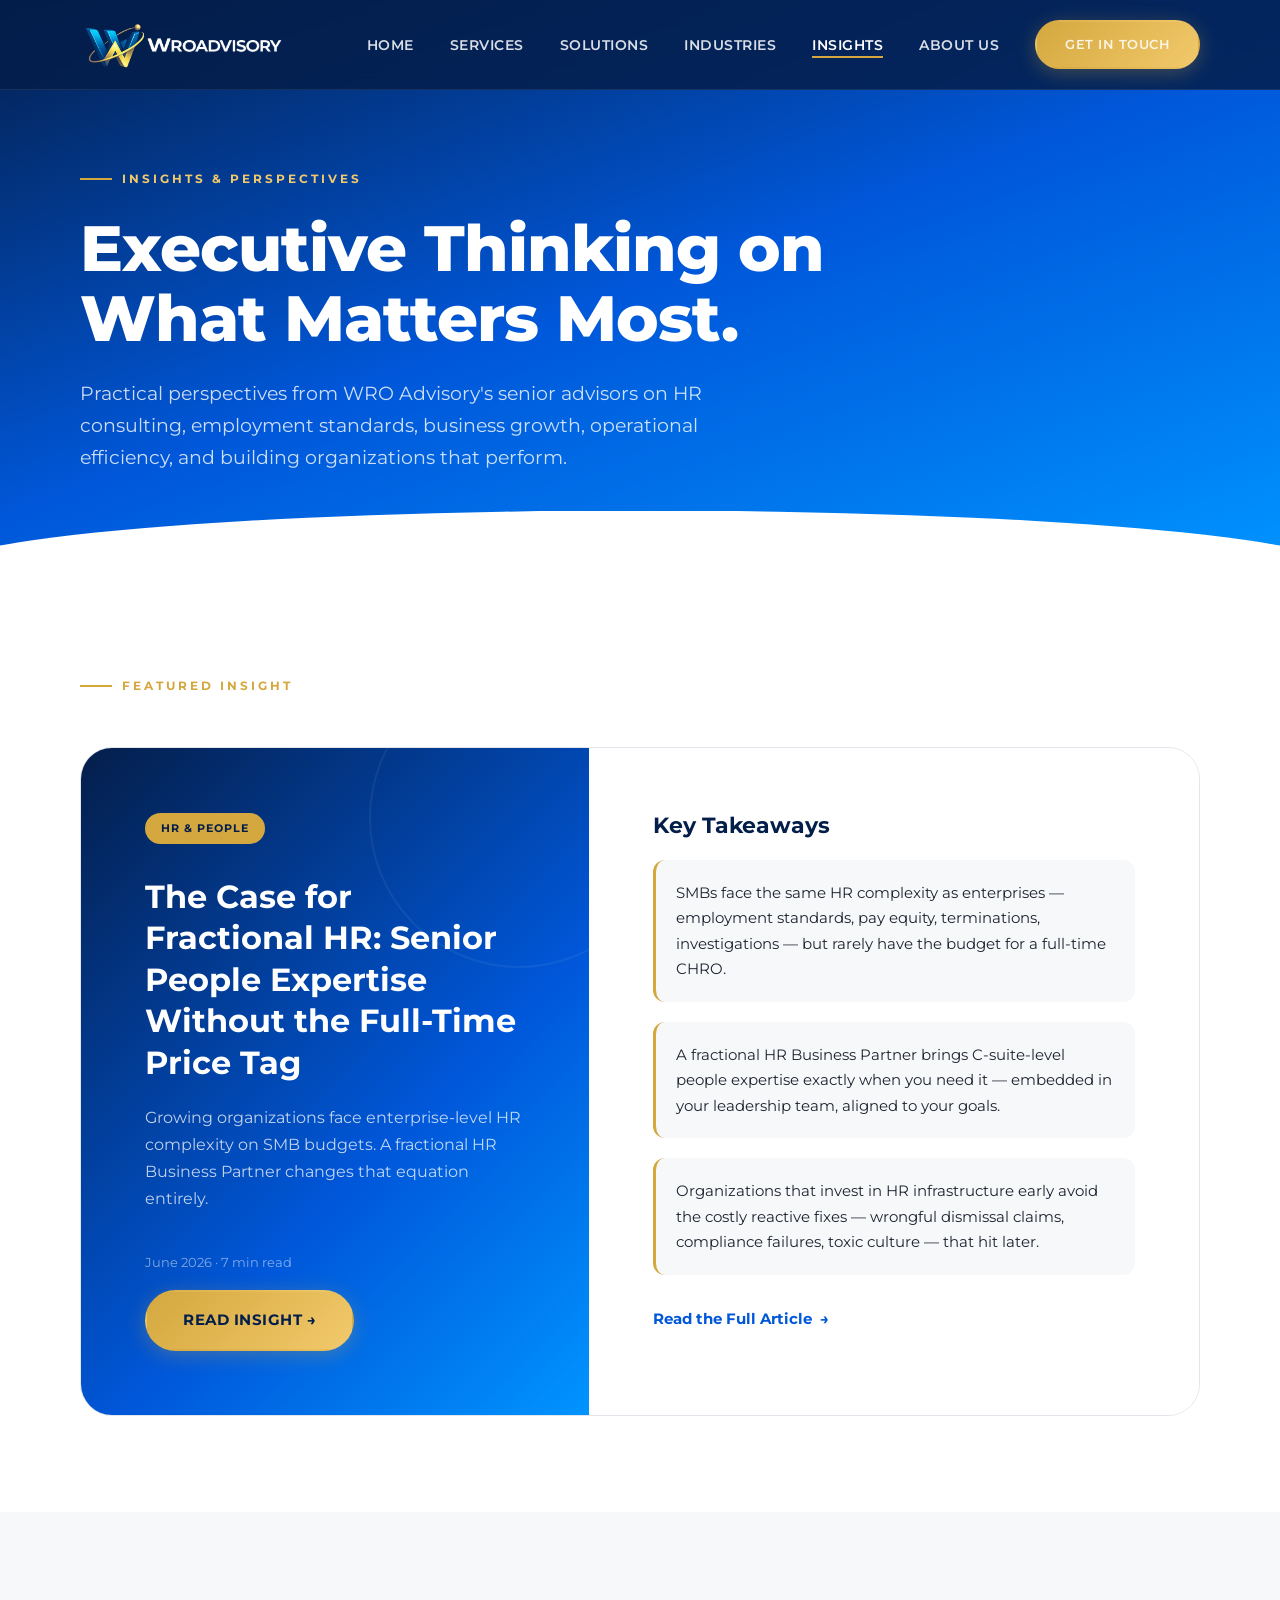
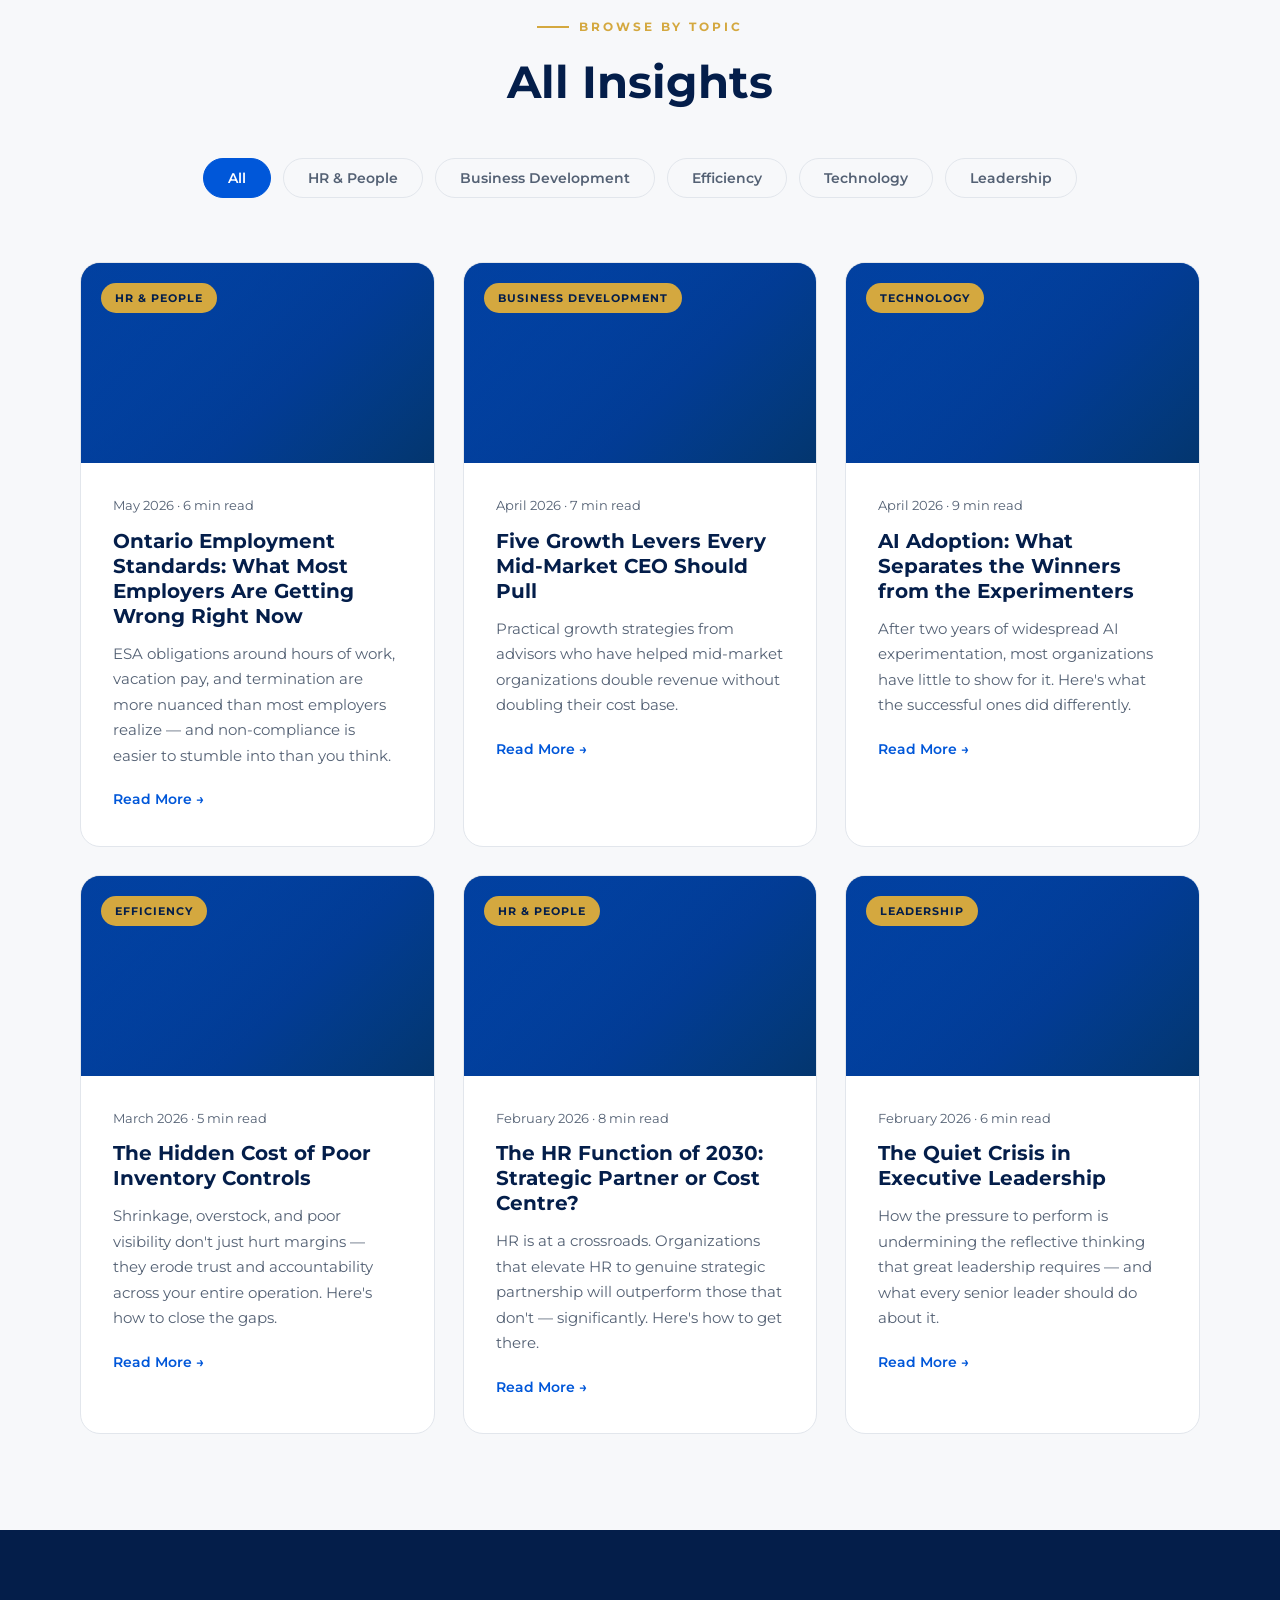
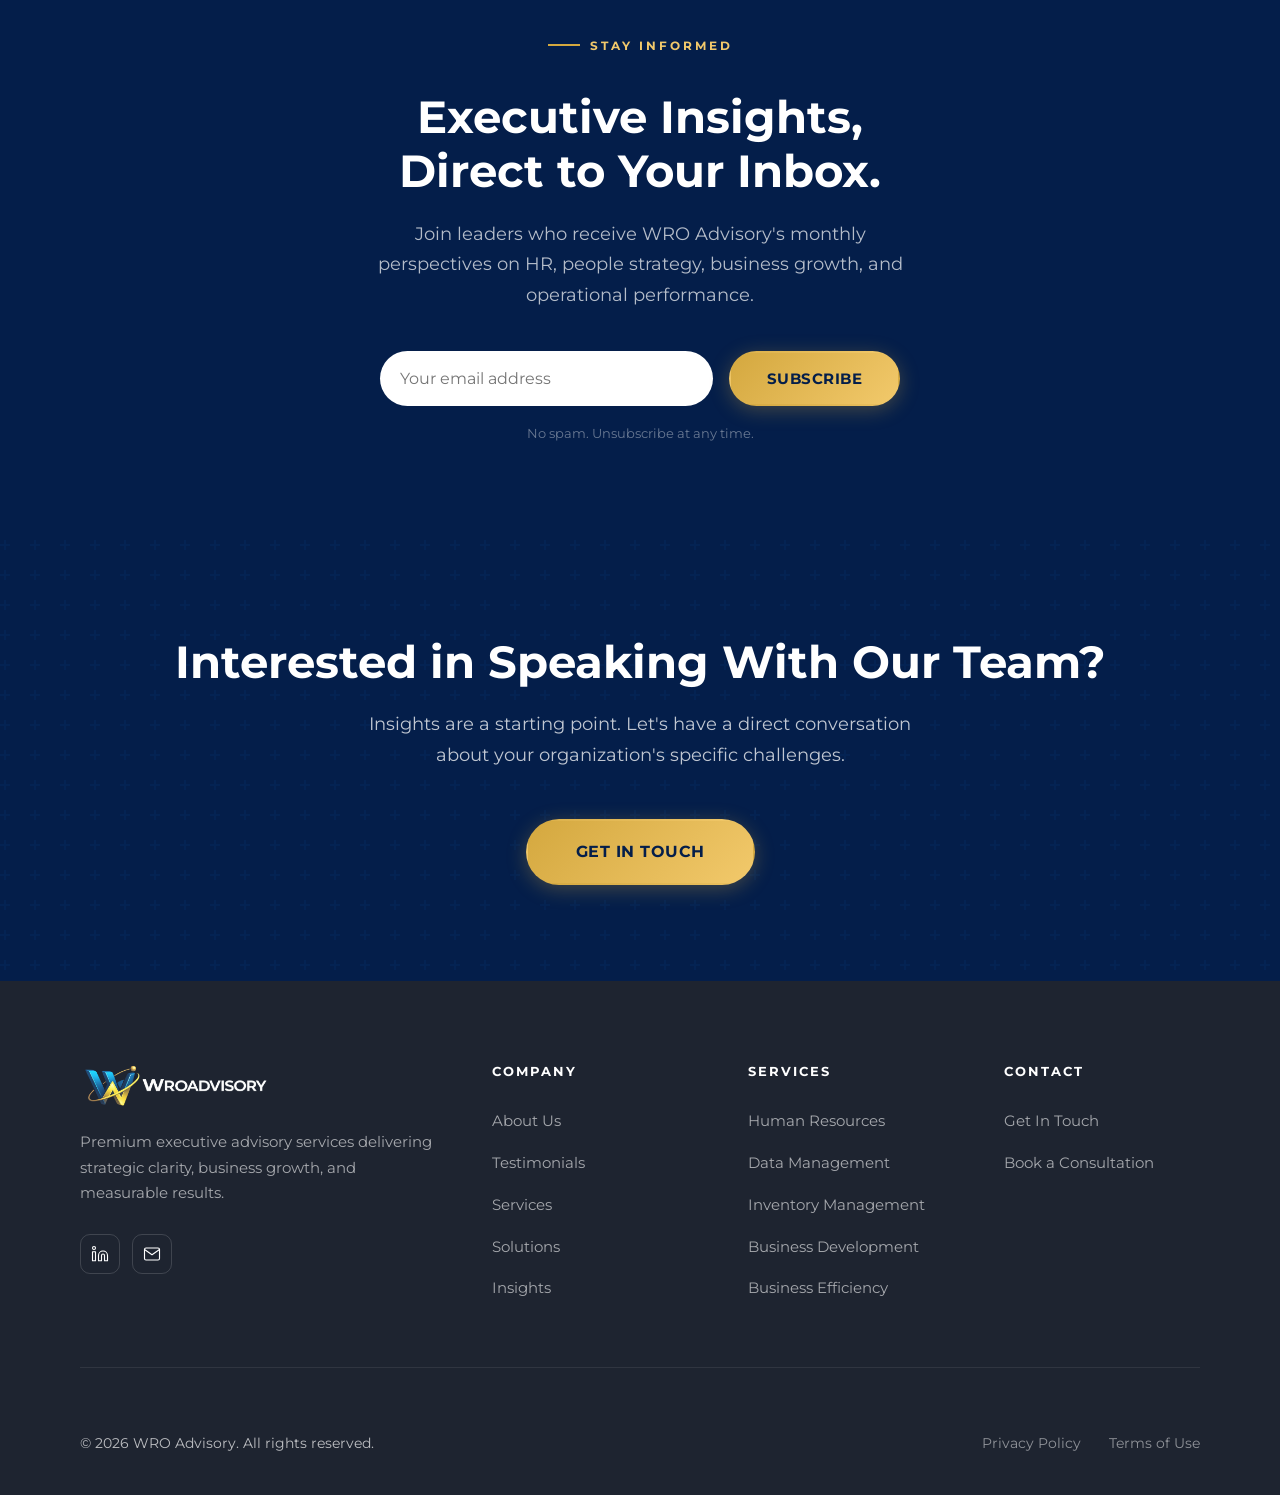
<file: insights.html>
<!DOCTYPE html>
<html lang="en">
<head>
  <meta charset="UTF-8">
  <meta name="viewport" content="width=device-width, initial-scale=1.0">
  <title>Insights — WRO Advisory</title>
  <meta name="description" content="Practical perspectives from WRO Advisory's senior advisors on HR consulting, employment standards, business growth, operational efficiency, and people strategy.">
  <link rel="stylesheet" href="assets/css/styles.css">
</head>
<body>

  <!-- NAV -->
  <nav class="nav">
    <div class="container nav__inner">
      <a href="index.html" class="nav__logo">
        <img src="logo.webp" alt="WRO Advisory">
      </a>
      <ul class="nav__links">
        <li><a href="index.html">Home</a></li>
        <li><a href="services.html">Services</a></li>
        <li><a href="solutions.html">Solutions</a></li>
        <li><a href="industries.html">Industries</a></li>
        <li><a href="insights.html">Insights</a></li>
        <li><a href="about.html">About Us</a></li>
        <li><a href="contact.html" class="btn btn--primary" style="padding:12px 28px;font-size:13px;">Get In Touch</a></li>
      </ul>
      <div class="nav__hamburger"><span></span><span></span><span></span></div>
    </div>
  </nav>

  <!-- PAGE HERO -->
  <div class="page-hero">
    <div class="container">
      <div class="page-hero__label">Insights &amp; Perspectives</div>
      <h1>Executive Thinking on<br>What Matters Most.</h1>
      <p>Practical perspectives from WRO Advisory's senior advisors on HR consulting, employment standards, business growth, operational efficiency, and building organizations that perform.</p>
    </div>
  </div>

  <!-- FEATURED ARTICLE -->
  <section class="bg-white">
    <div class="container">
      <div class="section-label fade-up">Featured Insight</div>
      <div class="fade-up" style="border-radius:var(--radius-lg);overflow:hidden;border:1px solid var(--border-gray);margin-top:32px;">
        <div style="display:grid;grid-template-columns:1fr 1.2fr;">
          <div style="background:var(--gradient-primary);padding:64px;display:flex;flex-direction:column;justify-content:space-between;min-height:420px;position:relative;overflow:hidden;">
            <div>
              <div style="background:var(--gold);color:var(--navy);font-size:11px;font-weight:700;letter-spacing:1px;text-transform:uppercase;padding:6px 16px;border-radius:50px;display:inline-block;margin-bottom:32px;">HR & People</div>
              <h2 style="color:var(--white);font-size:clamp(24px,2.5vw,36px);line-height:1.3;margin-bottom:20px;">The Case for Fractional HR: Senior People Expertise Without the Full-Time Price Tag</h2>
              <p style="color:rgba(255,255,255,0.75);font-size:16px;line-height:1.7;">Growing organizations face enterprise-level HR complexity on SMB budgets. A fractional HR Business Partner changes that equation entirely.</p>
            </div>
            <div style="margin-top:40px;">
              <div style="color:rgba(255,255,255,0.5);font-size:13px;margin-bottom:16px;">June 2026 · 7 min read</div>
              <a href="#" class="btn btn--primary">Read Insight →</a>
            </div>
            <!-- Decorative circle -->
            <div style="position:absolute;right:-80px;top:-80px;width:300px;height:300px;border-radius:50%;border:2px solid rgba(255,255,255,0.06);"></div>
          </div>
          <div style="padding:64px;background:var(--white);">
            <h3 style="color:var(--navy);margin-bottom:20px;font-size:22px;">Key Takeaways</h3>
            <div style="display:flex;flex-direction:column;gap:20px;">
              <div style="padding:20px;background:var(--gray);border-radius:var(--radius-sm);border-left:3px solid var(--gold);">
                <p style="font-size:15px;color:var(--charcoal);">SMBs face the same HR complexity as enterprises — employment standards, pay equity, terminations, investigations — but rarely have the budget for a full-time CHRO.</p>
              </div>
              <div style="padding:20px;background:var(--gray);border-radius:var(--radius-sm);border-left:3px solid var(--gold);">
                <p style="font-size:15px;color:var(--charcoal);">A fractional HR Business Partner brings C-suite-level people expertise exactly when you need it — embedded in your leadership team, aligned to your goals.</p>
              </div>
              <div style="padding:20px;background:var(--gray);border-radius:var(--radius-sm);border-left:3px solid var(--gold);">
                <p style="font-size:15px;color:var(--charcoal);">Organizations that invest in HR infrastructure early avoid the costly reactive fixes — wrongful dismissal claims, compliance failures, toxic culture — that hit later.</p>
              </div>
            </div>
            <a href="#" style="display:inline-flex;align-items:center;gap:8px;color:var(--royal-blue);font-weight:700;margin-top:32px;font-size:15px;">Read the Full Article <span>→</span></a>
          </div>
        </div>
      </div>
    </div>
  </section>

  <!-- CATEGORIES -->
  <section class="bg-gray">
    <div class="container">
      <div class="text-center fade-up" style="margin-bottom:48px;">
        <div class="section-label">Browse by Topic</div>
        <h2 class="text-navy">All Insights</h2>
      </div>

      <!-- Filter Tabs -->
      <div class="fade-up" style="display:flex;gap:12px;flex-wrap:wrap;justify-content:center;margin-bottom:48px;">
        <button onclick="filterInsights('all', this)" style="font-family:var(--font);font-weight:600;font-size:14px;padding:10px 24px;border-radius:50px;border:1.5px solid var(--royal-blue);background:var(--royal-blue);color:var(--white);cursor:pointer;transition:all 0.3s;" id="filter-all">All</button>
        <button onclick="filterInsights('hr-people', this)" style="font-family:var(--font);font-weight:600;font-size:14px;padding:10px 24px;border-radius:50px;border:1.5px solid var(--border-gray);background:transparent;color:var(--slate);cursor:pointer;transition:all 0.3s;">HR &amp; People</button>
        <button onclick="filterInsights('growth', this)" style="font-family:var(--font);font-weight:600;font-size:14px;padding:10px 24px;border-radius:50px;border:1.5px solid var(--border-gray);background:transparent;color:var(--slate);cursor:pointer;transition:all 0.3s;">Business Development</button>
        <button onclick="filterInsights('efficiency', this)" style="font-family:var(--font);font-weight:600;font-size:14px;padding:10px 24px;border-radius:50px;border:1.5px solid var(--border-gray);background:transparent;color:var(--slate);cursor:pointer;transition:all 0.3s;">Efficiency</button>
        <button onclick="filterInsights('technology', this)" style="font-family:var(--font);font-weight:600;font-size:14px;padding:10px 24px;border-radius:50px;border:1.5px solid var(--border-gray);background:transparent;color:var(--slate);cursor:pointer;transition:all 0.3s;">Technology</button>
        <button onclick="filterInsights('leadership', this)" style="font-family:var(--font);font-weight:600;font-size:14px;padding:10px 24px;border-radius:50px;border:1.5px solid var(--border-gray);background:transparent;color:var(--slate);cursor:pointer;transition:all 0.3s;">Leadership</button>
      </div>

      <div class="insights-grid" id="insights-grid">
        <!-- Article 1 -->
        <div class="insight-card fade-up fade-up-delay-1" data-category="hr-people">
          <div class="insight-card__img">
            <span class="insight-card__tag">HR &amp; People</span>
          </div>
          <div class="insight-card__body">
            <div class="insight-card__date">May 2026 · 6 min read</div>
            <h3>Ontario Employment Standards: What Most Employers Are Getting Wrong Right Now</h3>
            <p>ESA obligations around hours of work, vacation pay, and termination are more nuanced than most employers realize — and non-compliance is easier to stumble into than you think.</p>
            <a href="#" style="display:inline-flex;align-items:center;gap:6px;color:var(--royal-blue);font-weight:600;font-size:14px;margin-top:20px;">Read More →</a>
          </div>
        </div>
        <!-- Article 2 -->
        <div class="insight-card fade-up fade-up-delay-2" data-category="growth">
          <div class="insight-card__img">
            <span class="insight-card__tag">Business Development</span>
          </div>
          <div class="insight-card__body">
            <div class="insight-card__date">April 2026 · 7 min read</div>
            <h3>Five Growth Levers Every Mid-Market CEO Should Pull</h3>
            <p>Practical growth strategies from advisors who have helped mid-market organizations double revenue without doubling their cost base.</p>
            <a href="#" style="display:inline-flex;align-items:center;gap:6px;color:var(--royal-blue);font-weight:600;font-size:14px;margin-top:20px;">Read More →</a>
          </div>
        </div>
        <!-- Article 3 -->
        <div class="insight-card fade-up fade-up-delay-3" data-category="technology">
          <div class="insight-card__img">
            <span class="insight-card__tag">Technology</span>
          </div>
          <div class="insight-card__body">
            <div class="insight-card__date">April 2026 · 9 min read</div>
            <h3>AI Adoption: What Separates the Winners from the Experimenters</h3>
            <p>After two years of widespread AI experimentation, most organizations have little to show for it. Here's what the successful ones did differently.</p>
            <a href="#" style="display:inline-flex;align-items:center;gap:6px;color:var(--royal-blue);font-weight:600;font-size:14px;margin-top:20px;">Read More →</a>
          </div>
        </div>
        <!-- Article 4 -->
        <div class="insight-card fade-up fade-up-delay-1" data-category="efficiency">
          <div class="insight-card__img">
            <span class="insight-card__tag">Efficiency</span>
          </div>
          <div class="insight-card__body">
            <div class="insight-card__date">March 2026 · 5 min read</div>
            <h3>The Hidden Cost of Poor Inventory Controls</h3>
            <p>Shrinkage, overstock, and poor visibility don't just hurt margins — they erode trust and accountability across your entire operation. Here's how to close the gaps.</p>
            <a href="#" style="display:inline-flex;align-items:center;gap:6px;color:var(--royal-blue);font-weight:600;font-size:14px;margin-top:20px;">Read More →</a>
          </div>
        </div>
        <!-- Article 5 -->
        <div class="insight-card fade-up fade-up-delay-2" data-category="hr-people">
          <div class="insight-card__img">
            <span class="insight-card__tag">HR &amp; People</span>
          </div>
          <div class="insight-card__body">
            <div class="insight-card__date">February 2026 · 8 min read</div>
            <h3>The HR Function of 2030: Strategic Partner or Cost Centre?</h3>
            <p>HR is at a crossroads. Organizations that elevate HR to genuine strategic partnership will outperform those that don't — significantly. Here's how to get there.</p>
            <a href="#" style="display:inline-flex;align-items:center;gap:6px;color:var(--royal-blue);font-weight:600;font-size:14px;margin-top:20px;">Read More →</a>
          </div>
        </div>
        <!-- Article 6 -->
        <div class="insight-card fade-up fade-up-delay-3" data-category="leadership">
          <div class="insight-card__img">
            <span class="insight-card__tag">Leadership</span>
          </div>
          <div class="insight-card__body">
            <div class="insight-card__date">February 2026 · 6 min read</div>
            <h3>The Quiet Crisis in Executive Leadership</h3>
            <p>How the pressure to perform is undermining the reflective thinking that great leadership requires — and what every senior leader should do about it.</p>
            <a href="#" style="display:inline-flex;align-items:center;gap:6px;color:var(--royal-blue);font-weight:600;font-size:14px;margin-top:20px;">Read More →</a>
          </div>
        </div>
      </div>
    </div>
  </section>

  <!-- NEWSLETTER -->
  <section class="bg-navy" style="padding:96px 0;">
    <div class="container" style="max-width:720px;">
      <div class="text-center fade-up">
        <div class="section-label" style="justify-content:center;"><span style="color:var(--light-gold);letter-spacing:3px;font-size:12px;font-weight:700;text-transform:uppercase;">Stay Informed</span></div>
        <h2 class="text-white" style="margin-top:16px;margin-bottom:20px;">Executive Insights,<br>Direct to Your Inbox.</h2>
        <p style="color:rgba(255,255,255,0.7);margin-bottom:40px;">Join leaders who receive WRO Advisory's monthly perspectives on HR, people strategy, business growth, and operational performance.</p>
        <form onsubmit="handleNewsletter(event)" style="display:flex;gap:16px;max-width:520px;margin:0 auto;flex-wrap:wrap;">
          <input type="email" placeholder="Your email address" required style="flex:1;min-width:200px;font-family:var(--font);font-size:16px;padding:16px 20px;border-radius:50px;border:none;outline:none;color:var(--charcoal);">
          <button type="submit" class="btn btn--primary" style="flex-shrink:0;">Subscribe</button>
        </form>
        <p style="color:rgba(255,255,255,0.4);font-size:13px;margin-top:16px;">No spam. Unsubscribe at any time.</p>
      </div>
    </div>
  </section>

  <!-- CTA -->
  <section class="cta-section" style="padding:96px 0;">
    <div class="container cta-section__inner">
      <h2 class="text-white">Interested in Speaking With Our Team?</h2>
      <p>Insights are a starting point. Let's have a direct conversation about your organization's specific challenges.</p>
      <a href="contact.html" class="btn btn--primary" style="font-size:16px;padding:18px 48px;">Get In Touch</a>
    </div>
  </section>

  <!-- FOOTER -->
  <footer class="footer">
    <div class="container">
      <div class="footer__top">
        <div class="footer__brand">
          <img src="logo.webp" alt="WRO Advisory">
          <p class="footer__tagline">Premium executive advisory services delivering strategic clarity, business growth, and measurable results.</p>
          <div class="footer__socials">
            <a href="https://www.linkedin.com/in/victor-wroblewski-m-h-r/" aria-label="LinkedIn" target="_blank" rel="noopener noreferrer"><svg viewBox="0 0 24 24" fill="none" stroke-width="1.5" stroke-linecap="round" stroke-linejoin="round"><path d="M16 8a6 6 0 0 1 6 6v7h-4v-7a2 2 0 0 0-2-2 2 2 0 0 0-2 2v7h-4v-7a6 6 0 0 1 6-6z"/><rect x="2" y="9" width="4" height="12"/><circle cx="4" cy="4" r="2"/></svg></a>
            <a href="mailto:info@wroadvisory.com" aria-label="Email"><svg viewBox="0 0 24 24" fill="none" stroke-width="1.5" stroke-linecap="round" stroke-linejoin="round"><path d="M4 4h16c1.1 0 2 .9 2 2v12c0 1.1-.9 2-2 2H4c-1.1 0-2-.9-2-2V6c0-1.1.9-2 2-2z"/><polyline points="22,6 12,13 2,6"/></svg></a>
          </div>
        </div>
        <div><div class="footer__col-title">Company</div><ul class="footer__links"><li><a href="about.html">About Us</a></li><li><a href="testimonials.html">Testimonials</a></li><li><a href="services.html">Services</a></li><li><a href="solutions.html">Solutions</a></li><li><a href="insights.html">Insights</a></li></ul></div>
        <div><div class="footer__col-title">Services</div><ul class="footer__links"><li><a href="services.html">Human Resources</a></li><li><a href="services.html">Data Management</a></li><li><a href="services.html">Inventory Management</a></li><li><a href="services.html">Business Development</a></li><li><a href="services.html">Business Efficiency</a></li></ul></div>
        <div><div class="footer__col-title">Contact</div><ul class="footer__links"><li><a href="contact.html">Get In Touch</a></li><li><a href="contact.html">Book a Consultation</a></li></ul></div>
      </div>
      <div class="footer__bottom">
        <span class="footer__copy">© 2026 WRO Advisory. All rights reserved.</span>
        <div class="footer__bottom-links"><a href="privacy.html">Privacy Policy</a><a href="terms.html">Terms of Use</a></div>
      </div>
    </div>
  </footer>

  <script src="assets/js/main.js"></script>
  <script>
    function filterInsights(category, btn) {
      // Update buttons
      document.querySelectorAll('#insights-grid + div button, [onclick^="filterInsights"]').forEach(b => {
        b.style.background = 'transparent';
        b.style.color = 'var(--slate)';
        b.style.borderColor = 'var(--border-gray)';
      });
      // Highlight active — find all filter buttons
      document.querySelectorAll('[onclick^="filterInsights"]').forEach(b => {
        b.style.background = 'transparent';
        b.style.color = 'var(--slate)';
        b.style.borderColor = 'var(--border-gray)';
      });
      btn.style.background = 'var(--royal-blue)';
      btn.style.color = 'var(--white)';
      btn.style.borderColor = 'var(--royal-blue)';

      // Filter cards
      document.querySelectorAll('.insight-card').forEach(card => {
        if (category === 'all' || card.dataset.category === category) {
          card.style.display = '';
        } else {
          card.style.display = 'none';
        }
      });
    }

    function handleNewsletter(e) {
      e.preventDefault();
      const btn = e.target.querySelector('button');
      btn.textContent = '✓ Subscribed!';
      btn.style.background = 'linear-gradient(135deg,#22C55E,#16A34A)';
      setTimeout(() => {
        btn.textContent = 'Subscribe';
        btn.style.background = '';
        e.target.reset();
      }, 3000);
    }
  </script>
</body>
</html>
</file>
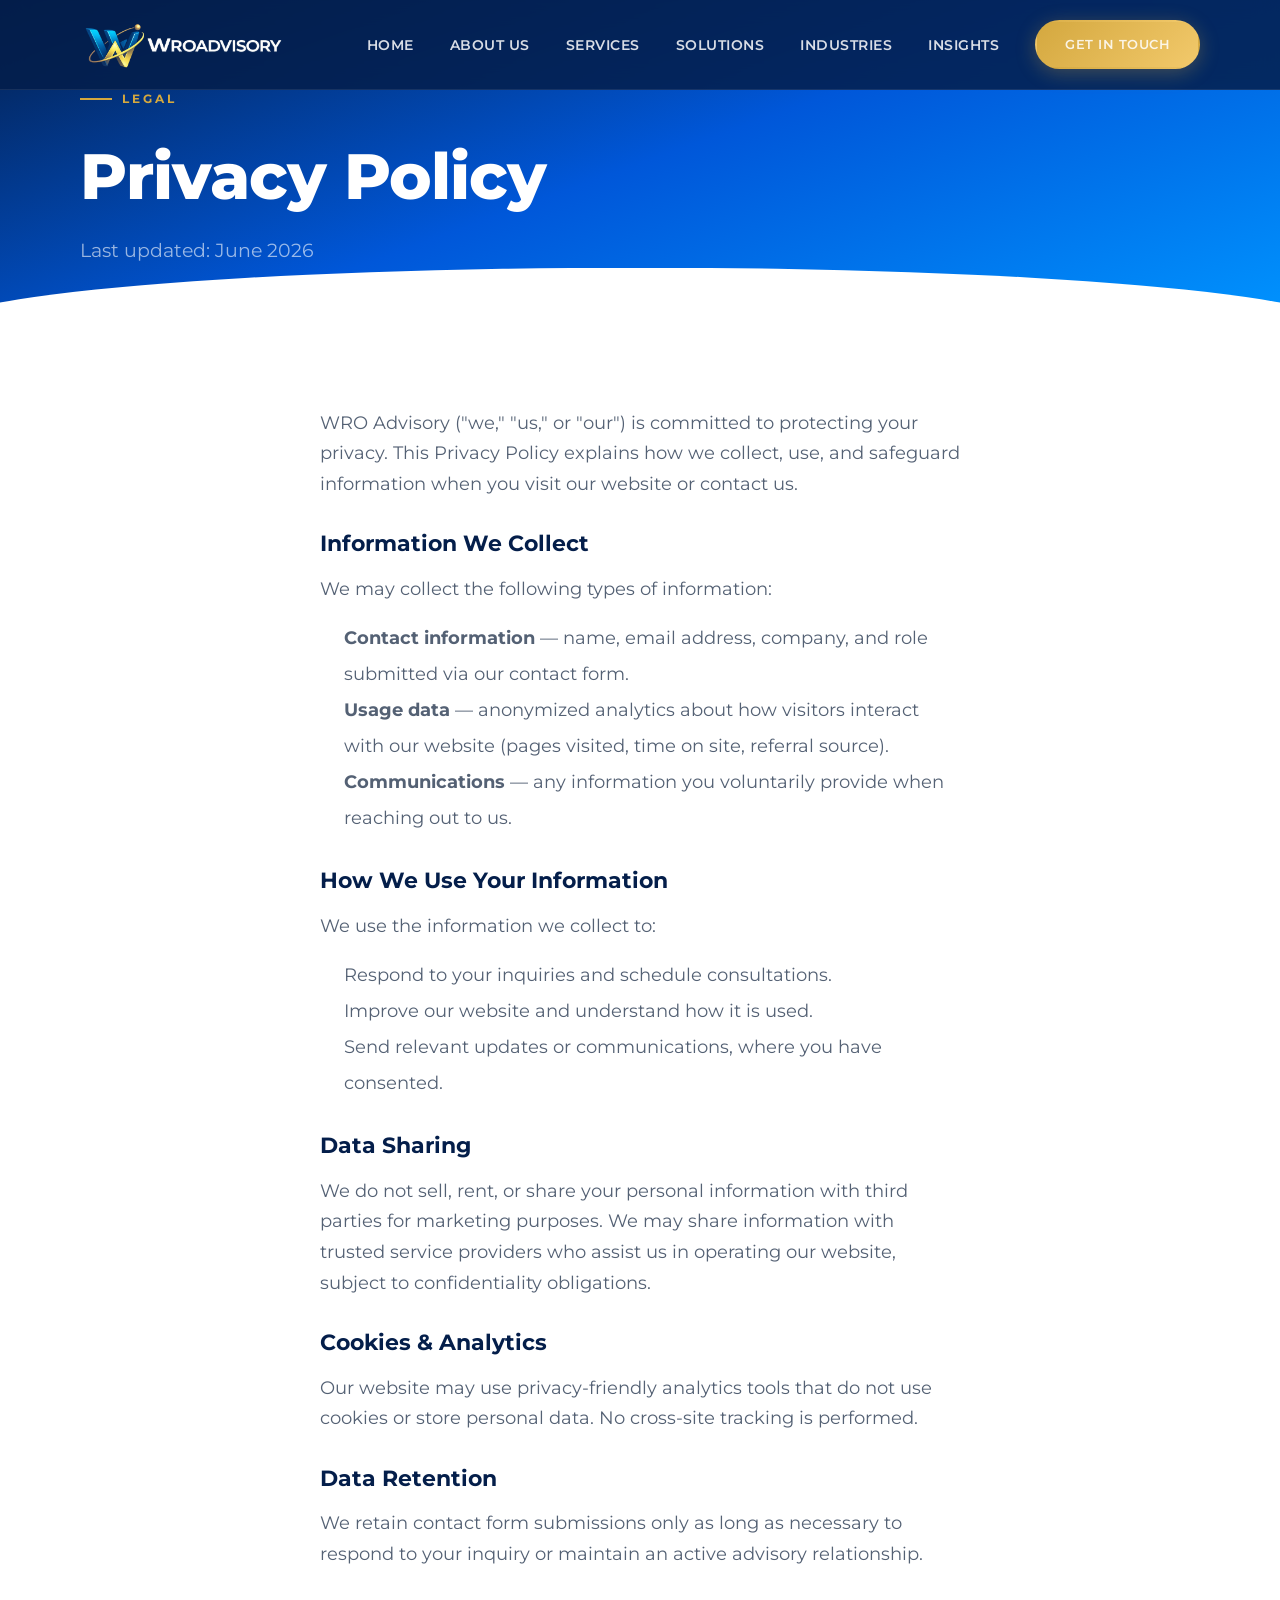
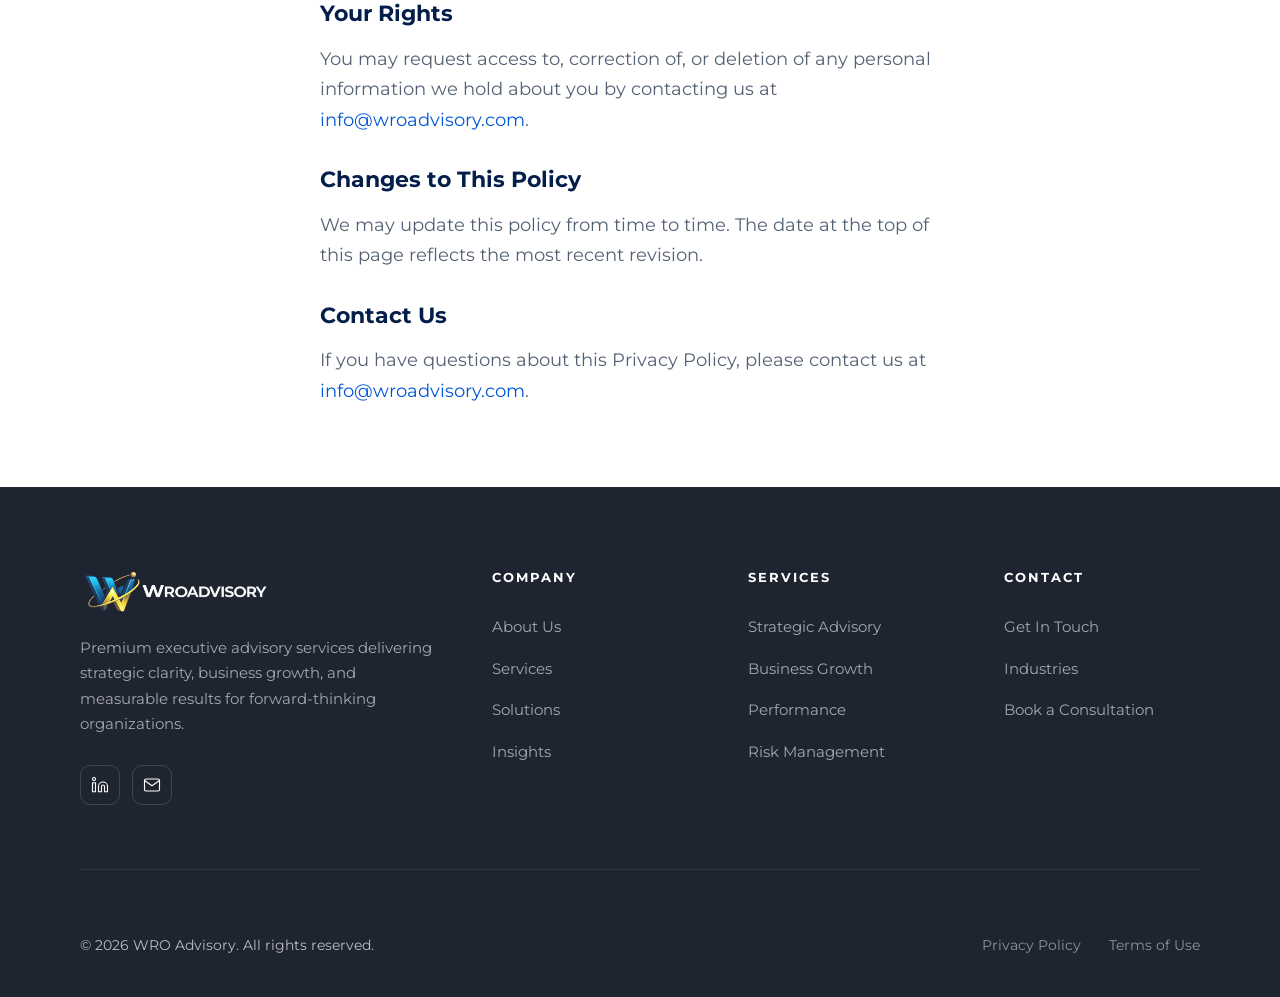
<file: privacy.html>
<!DOCTYPE html>
<html lang="en">
<head>
  <meta charset="UTF-8">
  <meta name="viewport" content="width=device-width, initial-scale=1.0">
  <title>Privacy Policy — WRO Advisory</title>
  <meta name="description" content="WRO Advisory's privacy policy — how we collect, use, and protect your information.">
  <link rel="stylesheet" href="assets/css/styles.css">
</head>
<body>

  <!-- NAV -->
  <nav class="nav">
    <div class="container nav__inner">
      <a href="index.html" class="nav__logo">
        <img src="logo.webp" alt="WRO Advisory">
      </a>
      <ul class="nav__links">
        <li><a href="index.html">Home</a></li>
        <li><a href="about.html">About Us</a></li>
        <li><a href="services.html">Services</a></li>
        <li><a href="solutions.html">Solutions</a></li>
        <li><a href="industries.html">Industries</a></li>
        <li><a href="insights.html">Insights</a></li>
        <li><a href="contact.html" class="btn btn--primary" style="padding:12px 28px;font-size:13px;">Get In Touch</a></li>
      </ul>
      <div class="nav__hamburger"><span></span><span></span><span></span></div>
    </div>
  </nav>

  <!-- HERO -->
  <section class="page-hero" style="padding:80px 0 60px;background:var(--gradient-hero);">
    <div class="container">
      <div class="section-label" style="color:var(--gold);">Legal</div>
      <h1 class="text-white" style="margin-top:12px;">Privacy Policy</h1>
      <p class="text-white" style="opacity:0.75;max-width:600px;margin-top:16px;">Last updated: June 2026</p>
    </div>
  </section>

  <!-- CONTENT -->
  <section style="padding:80px 0;">
    <div class="container" style="max-width:800px;">

      <p class="text-slate" style="margin-bottom:32px;">WRO Advisory ("we," "us," or "our") is committed to protecting your privacy. This Privacy Policy explains how we collect, use, and safeguard information when you visit our website or contact us.</p>

      <h2 class="text-navy" style="font-size:22px;margin-bottom:16px;">Information We Collect</h2>
      <p class="text-slate" style="margin-bottom:16px;">We may collect the following types of information:</p>
      <ul class="text-slate" style="margin-bottom:32px;padding-left:24px;line-height:2;">
        <li><strong>Contact information</strong> — name, email address, company, and role submitted via our contact form.</li>
        <li><strong>Usage data</strong> — anonymized analytics about how visitors interact with our website (pages visited, time on site, referral source).</li>
        <li><strong>Communications</strong> — any information you voluntarily provide when reaching out to us.</li>
      </ul>

      <h2 class="text-navy" style="font-size:22px;margin-bottom:16px;">How We Use Your Information</h2>
      <p class="text-slate" style="margin-bottom:16px;">We use the information we collect to:</p>
      <ul class="text-slate" style="margin-bottom:32px;padding-left:24px;line-height:2;">
        <li>Respond to your inquiries and schedule consultations.</li>
        <li>Improve our website and understand how it is used.</li>
        <li>Send relevant updates or communications, where you have consented.</li>
      </ul>

      <h2 class="text-navy" style="font-size:22px;margin-bottom:16px;">Data Sharing</h2>
      <p class="text-slate" style="margin-bottom:32px;">We do not sell, rent, or share your personal information with third parties for marketing purposes. We may share information with trusted service providers who assist us in operating our website, subject to confidentiality obligations.</p>

      <h2 class="text-navy" style="font-size:22px;margin-bottom:16px;">Cookies &amp; Analytics</h2>
      <p class="text-slate" style="margin-bottom:32px;">Our website may use privacy-friendly analytics tools that do not use cookies or store personal data. No cross-site tracking is performed.</p>

      <h2 class="text-navy" style="font-size:22px;margin-bottom:16px;">Data Retention</h2>
      <p class="text-slate" style="margin-bottom:32px;">We retain contact form submissions only as long as necessary to respond to your inquiry or maintain an active advisory relationship.</p>

      <h2 class="text-navy" style="font-size:22px;margin-bottom:16px;">Your Rights</h2>
      <p class="text-slate" style="margin-bottom:32px;">You may request access to, correction of, or deletion of any personal information we hold about you by contacting us at <a href="mailto:info@wroadvisory.com" style="color:var(--royal-blue);">info@wroadvisory.com</a>.</p>

      <h2 class="text-navy" style="font-size:22px;margin-bottom:16px;">Changes to This Policy</h2>
      <p class="text-slate" style="margin-bottom:32px;">We may update this policy from time to time. The date at the top of this page reflects the most recent revision.</p>

      <h2 class="text-navy" style="font-size:22px;margin-bottom:16px;">Contact Us</h2>
      <p class="text-slate">If you have questions about this Privacy Policy, please contact us at <a href="mailto:info@wroadvisory.com" style="color:var(--royal-blue);">info@wroadvisory.com</a>.</p>

    </div>
  </section>

  <!-- FOOTER -->
  <footer class="footer">
    <div class="container">
      <div class="footer__top">
        <div class="footer__brand">
          <img src="logo.webp" alt="WRO Advisory">
          <p class="footer__tagline">Premium executive advisory services delivering strategic clarity, business growth, and measurable results for forward-thinking organizations.</p>
          <div class="footer__socials">
            <a href="https://www.linkedin.com/in/victor-wroblewski-m-h-r/" aria-label="LinkedIn" target="_blank" rel="noopener noreferrer">
              <svg viewBox="0 0 24 24" fill="none" stroke-width="1.5" stroke-linecap="round" stroke-linejoin="round">
                <path d="M16 8a6 6 0 0 1 6 6v7h-4v-7a2 2 0 0 0-2-2 2 2 0 0 0-2 2v7h-4v-7a6 6 0 0 1 6-6z"/>
                <rect x="2" y="9" width="4" height="12"/><circle cx="4" cy="4" r="2"/>
              </svg>
            </a>
            <a href="mailto:info@wroadvisory.com" aria-label="Email">
              <svg viewBox="0 0 24 24" fill="none" stroke-width="1.5" stroke-linecap="round" stroke-linejoin="round">
                <path d="M4 4h16c1.1 0 2 .9 2 2v12c0 1.1-.9 2-2 2H4c-1.1 0-2-.9-2-2V6c0-1.1.9-2 2-2z"/>
                <polyline points="22,6 12,13 2,6"/>
              </svg>
            </a>
          </div>
        </div>
        <div><div class="footer__col-title">Company</div><ul class="footer__links"><li><a href="about.html">About Us</a></li><li><a href="services.html">Services</a></li><li><a href="solutions.html">Solutions</a></li><li><a href="insights.html">Insights</a></li></ul></div>
        <div><div class="footer__col-title">Services</div><ul class="footer__links"><li><a href="services.html">Strategic Advisory</a></li><li><a href="services.html">Business Growth</a></li><li><a href="services.html">Performance</a></li><li><a href="services.html">Risk Management</a></li></ul></div>
        <div><div class="footer__col-title">Contact</div><ul class="footer__links"><li><a href="contact.html">Get In Touch</a></li><li><a href="industries.html">Industries</a></li><li><a href="contact.html">Book a Consultation</a></li></ul></div>
      </div>
      <div class="footer__bottom">
        <span class="footer__copy">© 2026 WRO Advisory. All rights reserved.</span>
        <div class="footer__bottom-links">
          <a href="privacy.html">Privacy Policy</a>
          <a href="terms.html">Terms of Use</a>
        </div>
      </div>
    </div>
  </footer>

  <script src="assets/js/main.js"></script>
</body>
</html>
</file>
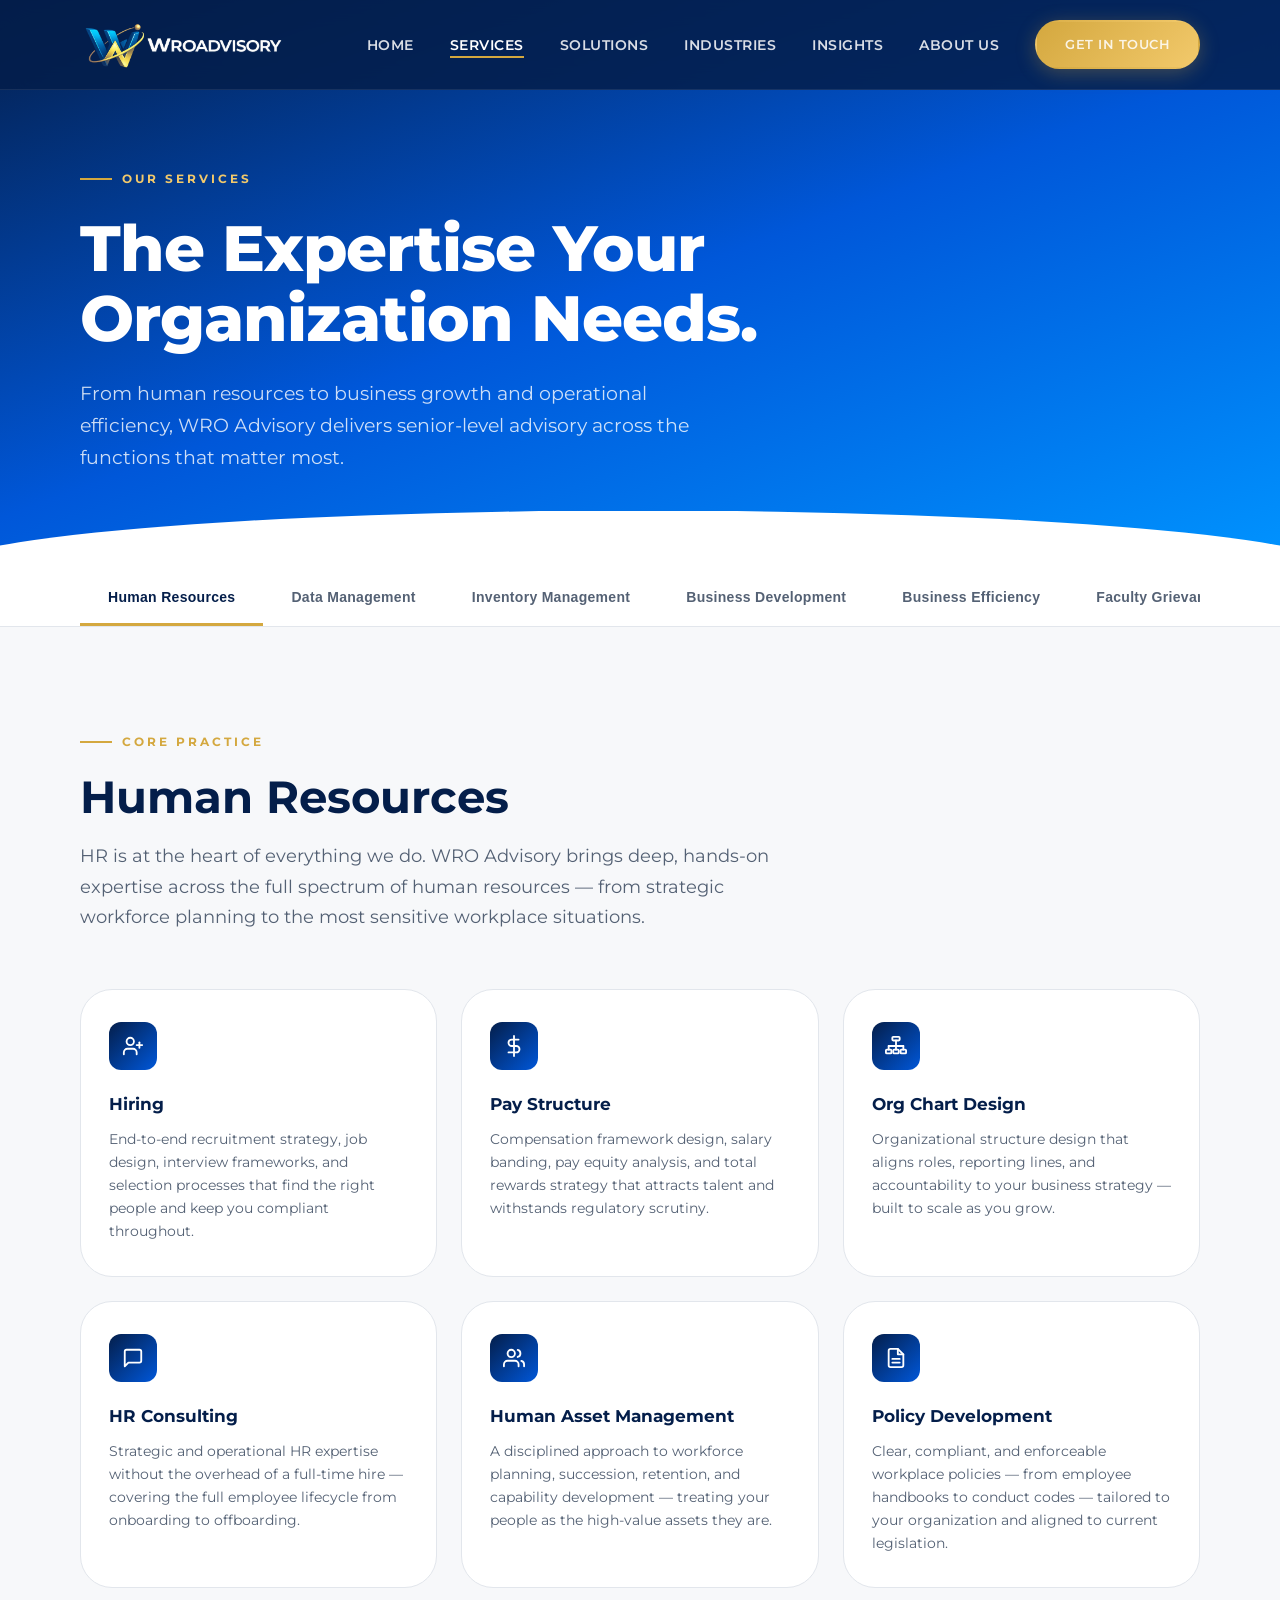
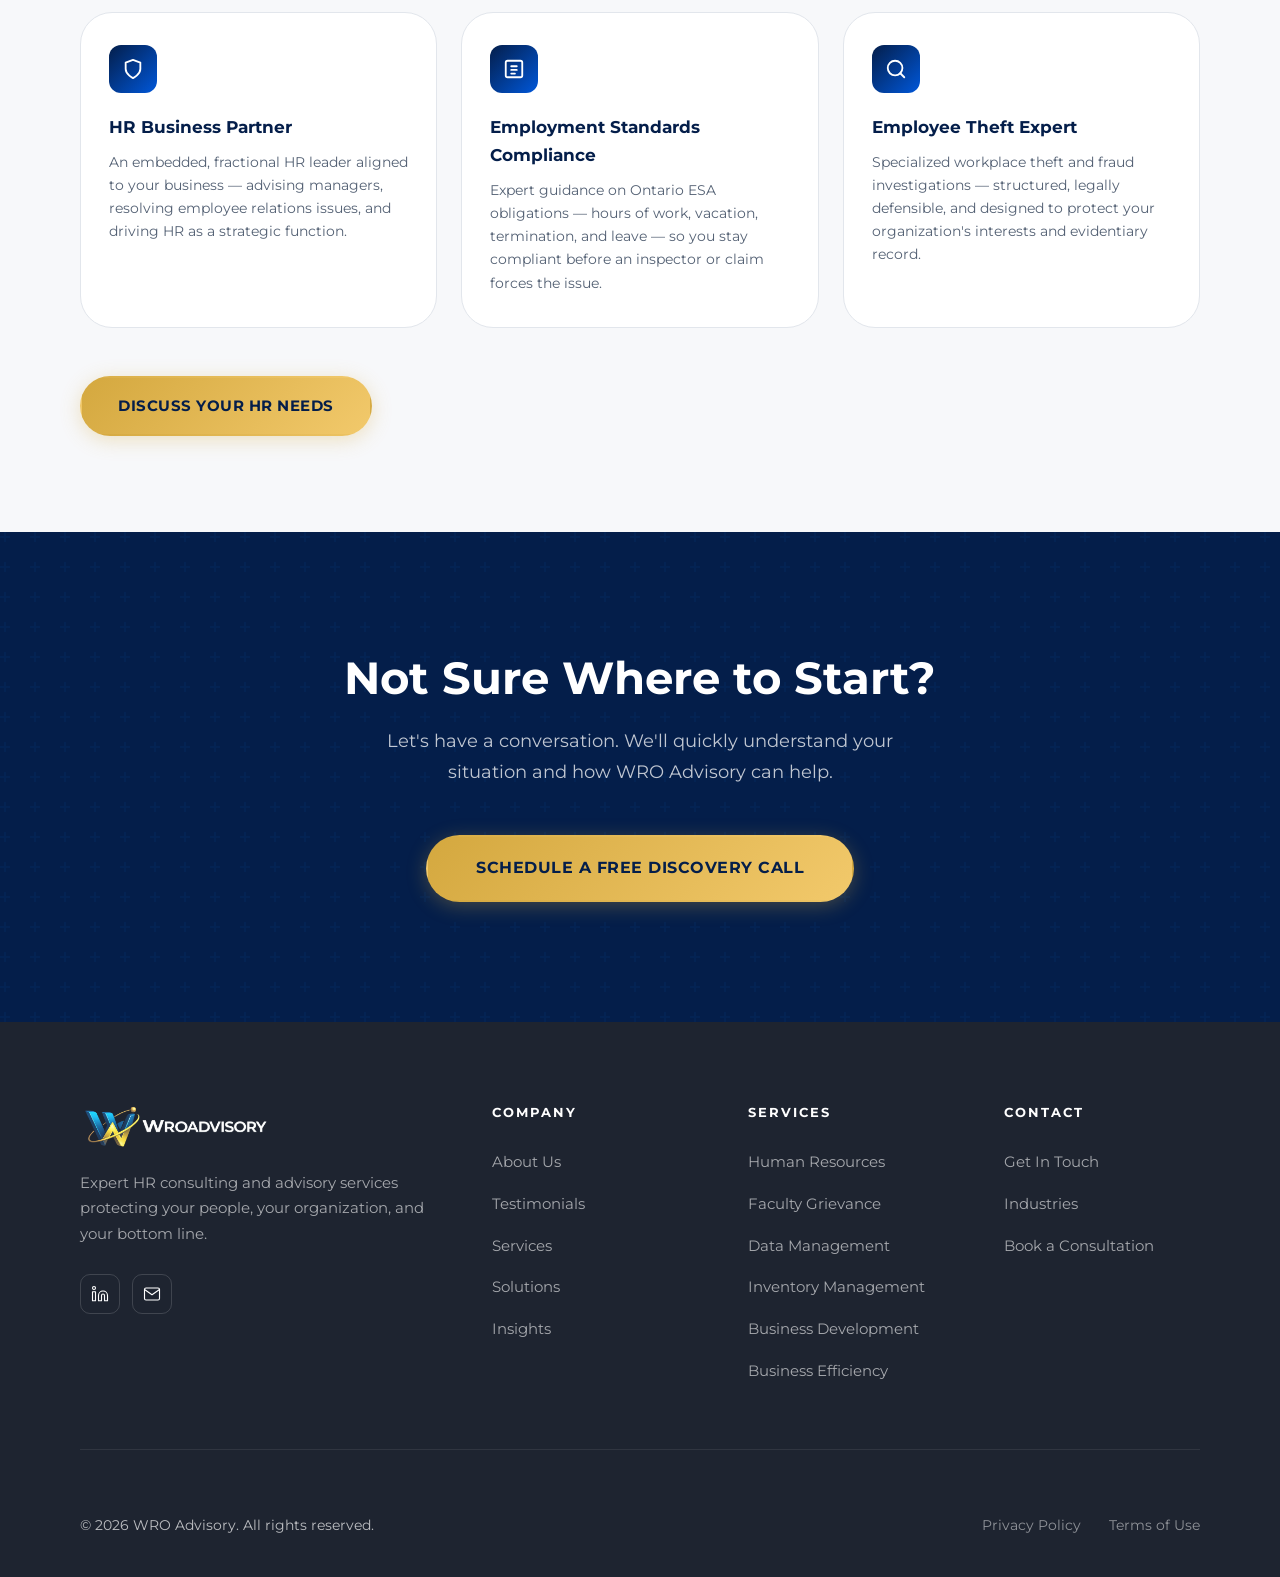
<file: services.html>
<!DOCTYPE html>
<html lang="en">
<head>
  <meta charset="UTF-8">
  <meta name="viewport" content="width=device-width, initial-scale=1.0">
  <title>Services — WRO Advisory</title>
  <meta name="description" content="WRO Advisory delivers expert HR consulting, human asset management, policy development, employment standards compliance, data management, business development, and business efficiency services.">
  <link rel="stylesheet" href="assets/css/styles.css">
  <style>
    .services-tabs {
      background: var(--white);
      border-bottom: 1px solid var(--border-gray);
      position: sticky;
      top: 72px;
      z-index: 90;
    }
    .services-tabs__inner {
      display: flex;
      gap: 0;
      overflow-x: auto;
      scrollbar-width: none;
    }
    .services-tabs__inner::-webkit-scrollbar { display: none; }
    .tab-btn {
      flex-shrink: 0;
      padding: 18px 28px;
      font-size: 14px;
      font-weight: 600;
      color: var(--slate);
      background: none;
      border: none;
      border-bottom: 3px solid transparent;
      cursor: pointer;
      transition: color 0.2s, border-color 0.2s;
      white-space: nowrap;
      letter-spacing: 0.3px;
    }
    .tab-btn:hover { color: var(--royal-blue); }
    .tab-btn.active {
      color: var(--navy);
      border-bottom-color: var(--gold);
    }
    .tab-panel { display: none; }
    .tab-panel.active { display: block; }

    .hr-grid {
      display: grid;
      grid-template-columns: repeat(3, 1fr);
      gap: 24px;
    }
    @media (max-width: 900px) {
      .hr-grid { grid-template-columns: repeat(2, 1fr); }
    }
    @media (max-width: 580px) {
      .hr-grid { grid-template-columns: 1fr; }
      .tab-btn { padding: 16px 18px; font-size: 13px; }
    }
    .hr-card {
      background: var(--white);
      border: 1px solid var(--border-gray);
      border-radius: var(--radius-lg);
      padding: 32px 28px;
      transition: box-shadow 0.2s, transform 0.2s;
    }
    .hr-card:hover {
      box-shadow: var(--shadow-lg);
      transform: translateY(-2px);
    }
    .hr-card__icon {
      width: 48px;
      height: 48px;
      border-radius: 12px;
      background: linear-gradient(135deg, #041E4A, #0057D9);
      display: flex;
      align-items: center;
      justify-content: center;
      margin-bottom: 20px;
    }
    .hr-card__title {
      font-size: 17px;
      font-weight: 700;
      color: var(--navy);
      margin-bottom: 10px;
    }
    .hr-card__desc {
      font-size: 14px;
      color: var(--slate);
      line-height: 1.65;
    }

    .service-detail {
      max-width: 820px;
    }
    .service-detail h2 {
      margin-bottom: 20px;
    }
    .service-detail p {
      margin-bottom: 18px;
      font-size: 16px;
      line-height: 1.75;
    }
    .service-bullets {
      display: grid;
      grid-template-columns: 1fr 1fr;
      gap: 12px;
      margin: 28px 0 36px;
    }
    @media (max-width: 600px) {
      .service-bullets { grid-template-columns: 1fr; }
    }
    .service-bullet-item {
      display: flex;
      align-items: flex-start;
      gap: 10px;
      font-size: 15px;
      color: var(--charcoal);
    }
    .service-bullet-item::before {
      content: '';
      width: 7px;
      height: 7px;
      border-radius: 50%;
      background: var(--gold);
      margin-top: 7px;
      flex-shrink: 0;
    }
  </style>
</head>
<body>

  <!-- NAV -->
  <nav class="nav">
    <div class="container nav__inner">
      <a href="index.html" class="nav__logo">
        <img src="logo.webp" alt="WRO Advisory">
      </a>
      <ul class="nav__links">
        <li><a href="index.html">Home</a></li>
        <li><a href="services.html">Services</a></li>
        <li><a href="solutions.html">Solutions</a></li>
        <li><a href="industries.html">Industries</a></li>
        <li><a href="insights.html">Insights</a></li>
        <li><a href="about.html">About Us</a></li>
        <li><a href="contact.html" class="btn btn--primary" style="padding:12px 28px;font-size:13px;">Get In Touch</a></li>
      </ul>
      <div class="nav__hamburger"><span></span><span></span><span></span></div>
    </div>
  </nav>

  <!-- PAGE HERO -->
  <div class="page-hero">
    <div class="container">
      <div class="page-hero__label">Our Services</div>
      <h1>The Expertise Your<br>Organization Needs.</h1>
      <p>From human resources to business growth and operational efficiency, WRO Advisory delivers senior-level advisory across the functions that matter most.</p>
    </div>
  </div>

  <!-- TAB BAR -->
  <div class="services-tabs">
    <div class="container">
      <div class="services-tabs__inner">
        <button class="tab-btn active" onclick="switchTab('hr', this)">Human Resources</button>
        <button class="tab-btn" onclick="switchTab('data', this)">Data Management</button>
        <button class="tab-btn" onclick="switchTab('inventory', this)">Inventory Management</button>
        <button class="tab-btn" onclick="switchTab('bizdev', this)">Business Development</button>
        <button class="tab-btn" onclick="switchTab('efficiency', this)">Business Efficiency</button>
        <button class="tab-btn" onclick="switchTab('grievance', this)">Faculty Grievance</button>
      </div>
    </div>
  </div>

  <!-- ===== TAB: HUMAN RESOURCES ===== -->
  <div class="tab-panel active" id="tab-hr">
    <section class="bg-gray">
      <div class="container">
        <div style="max-width:700px;margin-bottom:56px;" class="fade-up">
          <div class="section-label">Core Practice</div>
          <h2 class="text-navy" style="margin-bottom:16px;">Human Resources</h2>
          <p class="text-slate">HR is at the heart of everything we do. WRO Advisory brings deep, hands-on expertise across the full spectrum of human resources — from strategic workforce planning to the most sensitive workplace situations.</p>
        </div>
        <div class="hr-grid fade-up">

          <!-- Hiring -->
          <div class="hr-card">
            <div class="hr-card__icon">
              <svg width="22" height="22" viewBox="0 0 24 24" fill="none" stroke="white" stroke-width="2" stroke-linecap="round" stroke-linejoin="round"><path d="M16 21v-2a4 4 0 0 0-4-4H6a4 4 0 0 0-4 4v2"/><circle cx="9" cy="7" r="4"/><line x1="19" y1="8" x2="19" y2="14"/><line x1="22" y1="11" x2="16" y2="11"/></svg>
            </div>
            <div class="hr-card__title">Hiring</div>
            <div class="hr-card__desc">End-to-end recruitment strategy, job design, interview frameworks, and selection processes that find the right people and keep you compliant throughout.</div>
          </div>

          <!-- Pay Structure -->
          <div class="hr-card">
            <div class="hr-card__icon">
              <svg width="22" height="22" viewBox="0 0 24 24" fill="none" stroke="white" stroke-width="2" stroke-linecap="round" stroke-linejoin="round"><line x1="12" y1="1" x2="12" y2="23"/><path d="M17 5H9.5a3.5 3.5 0 0 0 0 7h5a3.5 3.5 0 0 1 0 7H6"/></svg>
            </div>
            <div class="hr-card__title">Pay Structure</div>
            <div class="hr-card__desc">Compensation framework design, salary banding, pay equity analysis, and total rewards strategy that attracts talent and withstands regulatory scrutiny.</div>
          </div>

          <!-- Org Chart -->
          <div class="hr-card">
            <div class="hr-card__icon">
              <svg width="22" height="22" viewBox="0 0 24 24" fill="none" stroke="white" stroke-width="2" stroke-linecap="round" stroke-linejoin="round"><rect x="8" y="2" width="8" height="4" rx="1"/><rect x="1" y="16" width="6" height="4" rx="1"/><rect x="9" y="16" width="6" height="4" rx="1"/><rect x="17" y="16" width="6" height="4" rx="1"/><line x1="12" y1="6" x2="12" y2="12"/><line x1="4" y1="12" x2="20" y2="12"/><line x1="4" y1="12" x2="4" y2="16"/><line x1="12" y1="12" x2="12" y2="16"/><line x1="20" y1="12" x2="20" y2="16"/></svg>
            </div>
            <div class="hr-card__title">Org Chart Design</div>
            <div class="hr-card__desc">Organizational structure design that aligns roles, reporting lines, and accountability to your business strategy — built to scale as you grow.</div>
          </div>

          <!-- HR Consulting -->
          <div class="hr-card">
            <div class="hr-card__icon">
              <svg width="22" height="22" viewBox="0 0 24 24" fill="none" stroke="white" stroke-width="2" stroke-linecap="round" stroke-linejoin="round"><path d="M21 15a2 2 0 0 1-2 2H7l-4 4V5a2 2 0 0 1 2-2h14a2 2 0 0 1 2 2z"/></svg>
            </div>
            <div class="hr-card__title">HR Consulting</div>
            <div class="hr-card__desc">Strategic and operational HR expertise without the overhead of a full-time hire — covering the full employee lifecycle from onboarding to offboarding.</div>
          </div>

          <!-- Human Asset Management -->
          <div class="hr-card">
            <div class="hr-card__icon">
              <svg width="22" height="22" viewBox="0 0 24 24" fill="none" stroke="white" stroke-width="2" stroke-linecap="round" stroke-linejoin="round"><path d="M17 21v-2a4 4 0 0 0-4-4H5a4 4 0 0 0-4 4v2"/><circle cx="9" cy="7" r="4"/><path d="M23 21v-2a4 4 0 0 0-3-3.87"/><path d="M16 3.13a4 4 0 0 1 0 7.75"/></svg>
            </div>
            <div class="hr-card__title">Human Asset Management</div>
            <div class="hr-card__desc">A disciplined approach to workforce planning, succession, retention, and capability development — treating your people as the high-value assets they are.</div>
          </div>

          <!-- Policy -->
          <div class="hr-card">
            <div class="hr-card__icon">
              <svg width="22" height="22" viewBox="0 0 24 24" fill="none" stroke="white" stroke-width="2" stroke-linecap="round" stroke-linejoin="round"><path d="M14 2H6a2 2 0 0 0-2 2v16a2 2 0 0 0 2 2h12a2 2 0 0 0 2-2V8z"/><polyline points="14 2 14 8 20 8"/><line x1="16" y1="13" x2="8" y2="13"/><line x1="16" y1="17" x2="8" y2="17"/></svg>
            </div>
            <div class="hr-card__title">Policy Development</div>
            <div class="hr-card__desc">Clear, compliant, and enforceable workplace policies — from employee handbooks to conduct codes — tailored to your organization and aligned to current legislation.</div>
          </div>

          <!-- HR Business Partner -->
          <div class="hr-card">
            <div class="hr-card__icon">
              <svg width="22" height="22" viewBox="0 0 24 24" fill="none" stroke="white" stroke-width="2" stroke-linecap="round" stroke-linejoin="round"><path d="M12 22s8-4 8-10V5l-8-3-8 3v7c0 6 8 10 8 10z"/></svg>
            </div>
            <div class="hr-card__title">HR Business Partner</div>
            <div class="hr-card__desc">An embedded, fractional HR leader aligned to your business — advising managers, resolving employee relations issues, and driving HR as a strategic function.</div>
          </div>

          <!-- Employment Standards -->
          <div class="hr-card">
            <div class="hr-card__icon">
              <svg width="22" height="22" viewBox="0 0 24 24" fill="none" stroke="white" stroke-width="2" stroke-linecap="round" stroke-linejoin="round"><rect x="3" y="3" width="18" height="18" rx="2"/><path d="M9 9h6"/><path d="M9 13h6"/><path d="M9 17h4"/></svg>
            </div>
            <div class="hr-card__title">Employment Standards Compliance</div>
            <div class="hr-card__desc">Expert guidance on Ontario ESA obligations — hours of work, vacation, termination, and leave — so you stay compliant before an inspector or claim forces the issue.</div>
          </div>

          <!-- Employee Theft -->
          <div class="hr-card">
            <div class="hr-card__icon">
              <svg width="22" height="22" viewBox="0 0 24 24" fill="none" stroke="white" stroke-width="2" stroke-linecap="round" stroke-linejoin="round"><circle cx="11" cy="11" r="8"/><line x1="21" y1="21" x2="16.65" y2="16.65"/></svg>
            </div>
            <div class="hr-card__title">Employee Theft Expert</div>
            <div class="hr-card__desc">Specialized workplace theft and fraud investigations — structured, legally defensible, and designed to protect your organization's interests and evidentiary record.</div>
          </div>

        </div>
        <div style="margin-top:48px;" class="fade-up">
          <a href="contact.html" class="btn btn--primary">Discuss Your HR Needs</a>
        </div>
      </div>
    </section>
  </div>

  <!-- ===== TAB: DATA MANAGEMENT ===== -->
  <div class="tab-panel" id="tab-data">
    <section class="bg-white">
      <div class="container">
        <div class="two-col">
          <div class="fade-up service-detail">
            <div class="section-label">Advisory Service</div>
            <h2 class="text-navy">Data Management</h2>
            <p class="text-slate">Organizational data is one of the most underutilized — and underprotected — assets in most businesses. Poor data practices cost time, create compliance exposure, and make good decisions harder. WRO Advisory helps you bring order and strategy to how your organization captures, manages, and uses its data.</p>
            <p class="text-slate">Whether you need to clean up sprawling records, establish governance standards, or build a foundation for better business intelligence, we deliver practical recommendations grounded in your actual operational context.</p>
            <div class="service-bullets">
              <div class="service-bullet-item">Data governance frameworks and policy</div>
              <div class="service-bullet-item">Records management and retention schedules</div>
              <div class="service-bullet-item">Data quality audits and remediation</div>
              <div class="service-bullet-item">Privacy compliance and data handling protocols</div>
              <div class="service-bullet-item">HR and employee data management</div>
              <div class="service-bullet-item">Reporting and business intelligence advisory</div>
            </div>
            <a href="contact.html" class="btn btn--primary">Discuss This Service</a>
          </div>
          <div class="fade-up fade-up-delay-2">
            <div style="border-radius:var(--radius-lg);background:linear-gradient(135deg,#041E4A,#0057D9);padding:56px 48px;box-shadow:var(--shadow-lg);">
              <div style="color:var(--light-gold);font-size:13px;font-weight:700;letter-spacing:3px;text-transform:uppercase;margin-bottom:36px;">Key Outcomes</div>
              <div style="display:flex;flex-direction:column;gap:28px;">
                <div style="display:flex;align-items:flex-start;gap:16px;">
                  <div style="width:8px;height:8px;border-radius:50%;background:var(--gold);margin-top:8px;flex-shrink:0;"></div>
                  <div style="color:rgba(255,255,255,0.85);font-size:16px;line-height:1.6;">Consistent, trustworthy data your team can actually act on</div>
                </div>
                <div style="display:flex;align-items:flex-start;gap:16px;">
                  <div style="width:8px;height:8px;border-radius:50%;background:var(--gold);margin-top:8px;flex-shrink:0;"></div>
                  <div style="color:rgba(255,255,255,0.85);font-size:16px;line-height:1.6;">Reduced privacy and compliance risk from poor data handling</div>
                </div>
                <div style="display:flex;align-items:flex-start;gap:16px;">
                  <div style="width:8px;height:8px;border-radius:50%;background:var(--gold);margin-top:8px;flex-shrink:0;"></div>
                  <div style="color:rgba(255,255,255,0.85);font-size:16px;line-height:1.6;">Faster, more confident decision-making at every level</div>
                </div>
              </div>
            </div>
          </div>
        </div>
      </div>
    </section>
  </div>

  <!-- ===== TAB: INVENTORY MANAGEMENT ===== -->
  <div class="tab-panel" id="tab-inventory">
    <section class="bg-white">
      <div class="container">
        <div class="two-col">
          <div class="fade-up service-detail">
            <div class="section-label">Advisory Service</div>
            <h2 class="text-navy">Inventory Management</h2>
            <p class="text-slate">Inventory inefficiency silently erodes margins — through overstock, shrinkage, stockouts, and poor visibility into what you have and where it is. WRO Advisory helps organizations build the processes, controls, and oversight needed to manage inventory with confidence.</p>
            <p class="text-slate">We assess your current state, identify the gaps driving cost and loss, and design practical solutions that fit your operations — from controls that deter employee theft to systems that give leadership real-time visibility.</p>
            <div class="service-bullets">
              <div class="service-bullet-item">Inventory control framework design</div>
              <div class="service-bullet-item">Shrinkage and loss prevention strategy</div>
              <div class="service-bullet-item">Process audits and gap assessments</div>
              <div class="service-bullet-item">Cycle count and reconciliation procedures</div>
              <div class="service-bullet-item">Staff accountability and oversight protocols</div>
              <div class="service-bullet-item">System and technology recommendations</div>
            </div>
            <a href="contact.html" class="btn btn--primary">Discuss This Service</a>
          </div>
          <div class="fade-up fade-up-delay-2">
            <div style="border-radius:var(--radius-lg);background:linear-gradient(135deg,#041E4A,#0057D9);padding:56px 48px;box-shadow:var(--shadow-lg);">
              <div style="color:var(--light-gold);font-size:13px;font-weight:700;letter-spacing:3px;text-transform:uppercase;margin-bottom:36px;">Key Outcomes</div>
              <div style="display:flex;flex-direction:column;gap:28px;">
                <div style="display:flex;align-items:flex-start;gap:16px;">
                  <div style="width:8px;height:8px;border-radius:50%;background:var(--gold);margin-top:8px;flex-shrink:0;"></div>
                  <div style="color:rgba(255,255,255,0.85);font-size:16px;line-height:1.6;">Reduced shrinkage and measurable improvement in stock accuracy</div>
                </div>
                <div style="display:flex;align-items:flex-start;gap:16px;">
                  <div style="width:8px;height:8px;border-radius:50%;background:var(--gold);margin-top:8px;flex-shrink:0;"></div>
                  <div style="color:rgba(255,255,255,0.85);font-size:16px;line-height:1.6;">Clear accountability structures that deter internal loss</div>
                </div>
                <div style="display:flex;align-items:flex-start;gap:16px;">
                  <div style="width:8px;height:8px;border-radius:50%;background:var(--gold);margin-top:8px;flex-shrink:0;"></div>
                  <div style="color:rgba(255,255,255,0.85);font-size:16px;line-height:1.6;">Leadership visibility into inventory health without operational disruption</div>
                </div>
              </div>
            </div>
          </div>
        </div>
      </div>
    </section>
  </div>

  <!-- ===== TAB: BUSINESS DEVELOPMENT ===== -->
  <div class="tab-panel" id="tab-bizdev">
    <section class="bg-white">
      <div class="container">
        <div class="two-col">
          <div class="fade-up service-detail">
            <div class="section-label">Advisory Service</div>
            <h2 class="text-navy">Business Development</h2>
            <p class="text-slate">Sustainable growth requires more than a good product — it requires a clear strategy for winning clients, building relationships, and developing the commercial capabilities that compound over time. WRO Advisory helps organizations build growth engines that outlast any individual sales effort.</p>
            <p class="text-slate">Whether you're formalizing a go-to-market strategy, entering new markets, or trying to convert more of your existing pipeline, we bring the strategic and commercial expertise to help you grow with intention.</p>
            <div class="service-bullets">
              <div class="service-bullet-item">Go-to-market strategy and planning</div>
              <div class="service-bullet-item">Client acquisition and pipeline development</div>
              <div class="service-bullet-item">Proposal development and pitch support</div>
              <div class="service-bullet-item">Partnership and channel strategy</div>
              <div class="service-bullet-item">Market entry and expansion planning</div>
              <div class="service-bullet-item">Commercial capability building</div>
            </div>
            <a href="contact.html" class="btn btn--primary">Discuss This Service</a>
          </div>
          <div class="fade-up fade-up-delay-2">
            <div style="border-radius:var(--radius-lg);background:linear-gradient(135deg,#041E4A,#0057D9);padding:56px 48px;box-shadow:var(--shadow-lg);">
              <div style="color:var(--light-gold);font-size:13px;font-weight:700;letter-spacing:3px;text-transform:uppercase;margin-bottom:36px;">Key Outcomes</div>
              <div style="display:flex;flex-direction:column;gap:28px;">
                <div style="display:flex;align-items:flex-start;gap:16px;">
                  <div style="width:8px;height:8px;border-radius:50%;background:var(--gold);margin-top:8px;flex-shrink:0;"></div>
                  <div style="color:rgba(255,255,255,0.85);font-size:16px;line-height:1.6;">A clear, executable plan for reaching your next growth milestone</div>
                </div>
                <div style="display:flex;align-items:flex-start;gap:16px;">
                  <div style="width:8px;height:8px;border-radius:50%;background:var(--gold);margin-top:8px;flex-shrink:0;"></div>
                  <div style="color:rgba(255,255,255,0.85);font-size:16px;line-height:1.6;">Stronger client relationships built on differentiated positioning</div>
                </div>
                <div style="display:flex;align-items:flex-start;gap:16px;">
                  <div style="width:8px;height:8px;border-radius:50%;background:var(--gold);margin-top:8px;flex-shrink:0;"></div>
                  <div style="color:rgba(255,255,255,0.85);font-size:16px;line-height:1.6;">Commercial discipline that converts pipeline into predictable revenue</div>
                </div>
              </div>
            </div>
          </div>
        </div>
      </div>
    </section>
  </div>

  <!-- ===== TAB: BUSINESS EFFICIENCY ===== -->
  <div class="tab-panel" id="tab-efficiency">
    <section class="bg-white">
      <div class="container">
        <div class="two-col">
          <div class="fade-up service-detail">
            <div class="section-label">Advisory Service</div>
            <h2 class="text-navy">Business Efficiency</h2>
            <p class="text-slate">Every organization carries hidden costs — in duplicated effort, manual processes, unclear accountability, and decisions that take too long. WRO Advisory identifies where your organization is losing time and money, and builds practical solutions to reclaim it.</p>
            <p class="text-slate">Our efficiency work spans operations, people, and process — always anchored to what will actually change behaviour and deliver measurable results, not just a slide deck with recommendations.</p>
            <div class="service-bullets">
              <div class="service-bullet-item">Operational process review and redesign</div>
              <div class="service-bullet-item">Workflow automation and tool rationalization</div>
              <div class="service-bullet-item">Role clarity and accountability frameworks</div>
              <div class="service-bullet-item">Meeting and decision-making effectiveness</div>
              <div class="service-bullet-item">Cost reduction and resource optimization</div>
              <div class="service-bullet-item">Performance measurement and KPI design</div>
            </div>
            <a href="contact.html" class="btn btn--primary">Discuss This Service</a>
          </div>
          <div class="fade-up fade-up-delay-2">
            <div style="border-radius:var(--radius-lg);background:var(--gray);padding:56px 48px;border:1px solid var(--border-gray);">
              <div style="color:var(--royal-blue);font-size:13px;font-weight:700;letter-spacing:3px;text-transform:uppercase;margin-bottom:36px;">Typical Outcomes</div>
              <div style="display:flex;flex-direction:column;gap:24px;">
                <div style="display:flex;align-items:center;gap:20px;">
                  <div style="font-size:40px;font-weight:800;background:var(--gradient-gold);-webkit-background-clip:text;-webkit-text-fill-color:transparent;background-clip:text;min-width:80px;">15–30%</div>
                  <div style="color:var(--charcoal);font-size:15px;">reduction in operational overhead within 12 months</div>
                </div>
                <div style="height:1px;background:var(--border-gray);"></div>
                <div style="display:flex;align-items:center;gap:20px;">
                  <div style="font-size:40px;font-weight:800;background:var(--gradient-gold);-webkit-background-clip:text;-webkit-text-fill-color:transparent;background-clip:text;min-width:80px;">40%</div>
                  <div style="color:var(--charcoal);font-size:15px;">improvement in process cycle times on average</div>
                </div>
                <div style="height:1px;background:var(--border-gray);"></div>
                <div style="display:flex;align-items:center;gap:20px;">
                  <div style="font-size:40px;font-weight:800;background:var(--gradient-gold);-webkit-background-clip:text;-webkit-text-fill-color:transparent;background-clip:text;min-width:80px;">2×</div>
                  <div style="color:var(--charcoal);font-size:15px;">improvement in decision-making speed at leadership level</div>
                </div>
              </div>
            </div>
          </div>
        </div>
      </div>
    </section>
  </div>

  <!-- ===== TAB: FACULTY GRIEVANCE ===== -->
  <div class="tab-panel" id="tab-grievance">
    <section class="bg-white">
      <div class="container">
        <div class="two-col">
          <div class="fade-up service-detail">
            <div class="section-label">Advisory Service</div>
            <h2 class="text-navy">Faculty Grievance &amp; Career Transition</h2>
            <p class="text-slate">Ontario's public colleges are cutting programs and laying off faculty at a scale the sector has never seen. Since the 2024 federal cap on international student permits, more than 600 programs have been suspended and close to 10,000 positions cut or projected across the province's 24 colleges.</p>
            <p class="text-slate">WRO Advisory helps full-time faculty facing layoff build a grievance case — and a career transition plan — grounded in the full scope of their competence, skills, and experience, not just their most recent course load. We bring senior labour relations and HR expertise from both sides of the table: NLRB investigation, management-side negotiation against a national union, and union-side HR leadership.</p>
            <div class="service-bullets">
              <div class="service-bullet-item">Grievance readiness assessment</div>
              <div class="service-bullet-item">Resume and competency portfolio development</div>
              <div class="service-bullet-item">Union representation gap analysis</div>
              <div class="service-bullet-item">Arbitration-ready documentation and evidence organization</div>
              <div class="service-bullet-item">Career transition and resume strategy</div>
              <div class="service-bullet-item">Confidential, no-obligation initial review</div>
            </div>
            <a href="contact.html" class="btn btn--primary">Schedule a Confidential Grievance Readiness Review</a>
          </div>
          <div class="fade-up fade-up-delay-2">
            <div style="border-radius:var(--radius-lg);background:linear-gradient(135deg,#041E4A,#0057D9);padding:56px 48px;box-shadow:var(--shadow-lg);">
              <div style="color:var(--light-gold);font-size:13px;font-weight:700;letter-spacing:3px;text-transform:uppercase;margin-bottom:36px;">Key Outcomes</div>
              <div style="display:flex;flex-direction:column;gap:28px;">
                <div style="display:flex;align-items:flex-start;gap:16px;">
                  <div style="width:8px;height:8px;border-radius:50%;background:var(--gold);margin-top:8px;flex-shrink:0;"></div>
                  <div style="color:rgba(255,255,255,0.85);font-size:16px;line-height:1.6;">A grievance case built on your full competence, skills, and experience — not a course-matching exercise</div>
                </div>
                <div style="display:flex;align-items:flex-start;gap:16px;">
                  <div style="width:8px;height:8px;border-radius:50%;background:var(--gold);margin-top:8px;flex-shrink:0;"></div>
                  <div style="color:rgba(255,255,255,0.85);font-size:16px;line-height:1.6;">Clarity on whether your current union representation is equipped to win your specific case</div>
                </div>
                <div style="display:flex;align-items:flex-start;gap:16px;">
                  <div style="width:8px;height:8px;border-radius:50%;background:var(--gold);margin-top:8px;flex-shrink:0;"></div>
                  <div style="color:rgba(255,255,255,0.85);font-size:16px;line-height:1.6;">A documented record ready to withstand arbitration scrutiny</div>
                </div>
              </div>
            </div>
          </div>
        </div>
      </div>
    </section>
  </div>

  <!-- CTA -->
  <section class="cta-section">
    <div class="container cta-section__inner">
      <h2 class="text-white">Not Sure Where to Start?</h2>
      <p>Let's have a conversation. We'll quickly understand your situation and how WRO Advisory can help.</p>
      <a href="contact.html" class="btn btn--primary" style="font-size:16px;padding:18px 48px;">Schedule a Free Discovery Call</a>
    </div>
  </section>

  <!-- FOOTER -->
  <footer class="footer">
    <div class="container">
      <div class="footer__top">
        <div class="footer__brand">
          <img src="logo.webp" alt="WRO Advisory">
          <p class="footer__tagline">Expert HR consulting and advisory services protecting your people, your organization, and your bottom line.</p>
          <div class="footer__socials">
            <a href="https://www.linkedin.com/in/victor-wroblewski-m-h-r/" aria-label="LinkedIn" target="_blank" rel="noopener noreferrer"><svg viewBox="0 0 24 24" fill="none" stroke-width="1.5" stroke-linecap="round" stroke-linejoin="round"><path d="M16 8a6 6 0 0 1 6 6v7h-4v-7a2 2 0 0 0-2-2 2 2 0 0 0-2 2v7h-4v-7a6 6 0 0 1 6-6z"/><rect x="2" y="9" width="4" height="12"/><circle cx="4" cy="4" r="2"/></svg></a>
            <a href="mailto:info@wroadvisory.com" aria-label="Email"><svg viewBox="0 0 24 24" fill="none" stroke-width="1.5" stroke-linecap="round" stroke-linejoin="round"><path d="M4 4h16c1.1 0 2 .9 2 2v12c0 1.1-.9 2-2 2H4c-1.1 0-2-.9-2-2V6c0-1.1.9-2 2-2z"/><polyline points="22,6 12,13 2,6"/></svg></a>
          </div>
        </div>
        <div><div class="footer__col-title">Company</div><ul class="footer__links"><li><a href="about.html">About Us</a></li><li><a href="testimonials.html">Testimonials</a></li><li><a href="services.html">Services</a></li><li><a href="solutions.html">Solutions</a></li><li><a href="insights.html">Insights</a></li></ul></div>
        <div><div class="footer__col-title">Services</div><ul class="footer__links"><li><a href="services.html">Human Resources</a></li><li><a href="faculty-grievance.html">Faculty Grievance</a></li><li><a href="services.html">Data Management</a></li><li><a href="services.html">Inventory Management</a></li><li><a href="services.html">Business Development</a></li><li><a href="services.html">Business Efficiency</a></li></ul></div>
        <div><div class="footer__col-title">Contact</div><ul class="footer__links"><li><a href="contact.html">Get In Touch</a></li><li><a href="industries.html">Industries</a></li><li><a href="contact.html">Book a Consultation</a></li></ul></div>
      </div>
      <div class="footer__bottom">
        <span class="footer__copy">© 2026 WRO Advisory. All rights reserved.</span>
        <div class="footer__bottom-links"><a href="privacy.html">Privacy Policy</a><a href="terms.html">Terms of Use</a></div>
      </div>
    </div>
  </footer>

  <script src="assets/js/main.js"></script>
  <script>
    function switchTab(tabId, btn) {
      document.querySelectorAll('.tab-panel').forEach(function(p) { p.classList.remove('active'); });
      document.querySelectorAll('.tab-btn').forEach(function(b) { b.classList.remove('active'); });
      document.getElementById('tab-' + tabId).classList.add('active');
      btn.classList.add('active');
      window.scrollTo({ top: document.querySelector('.services-tabs').offsetTop - 80, behavior: 'smooth' });
    }
  </script>
</body>
</html>
</file>
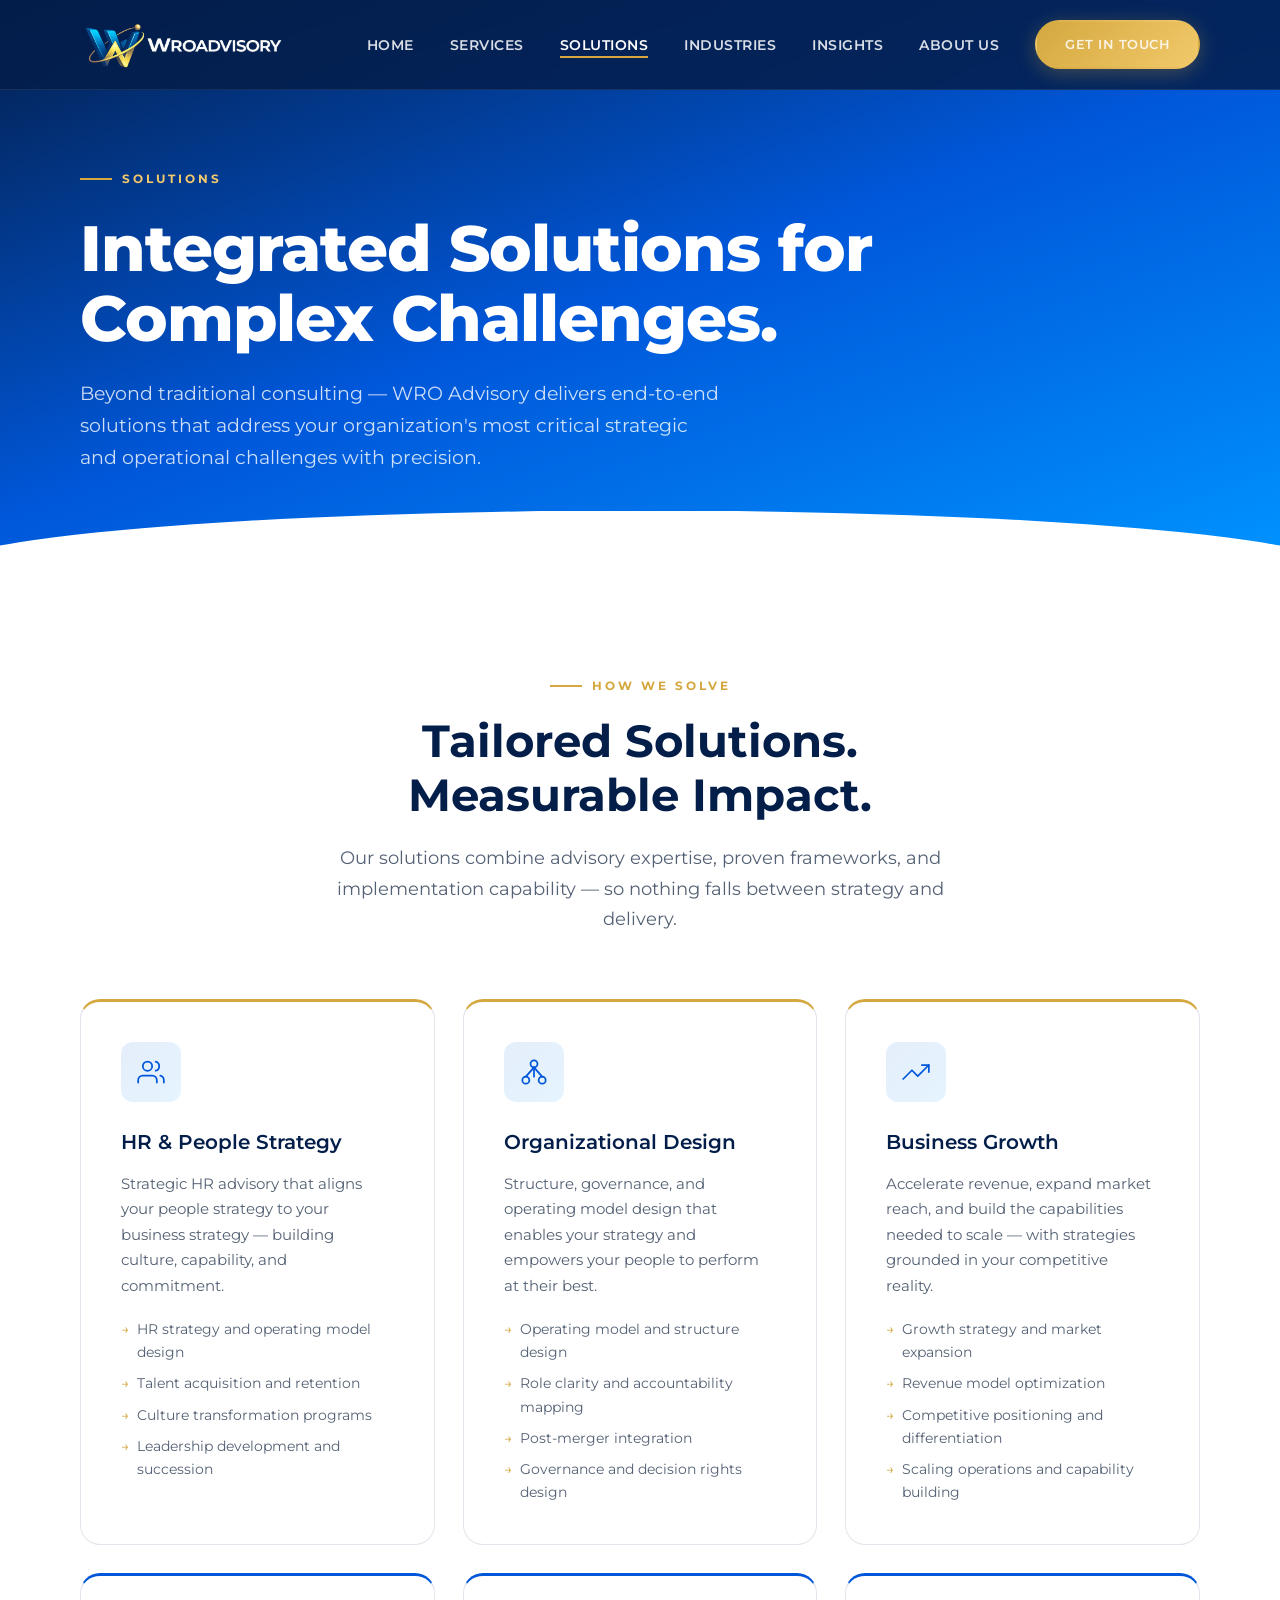
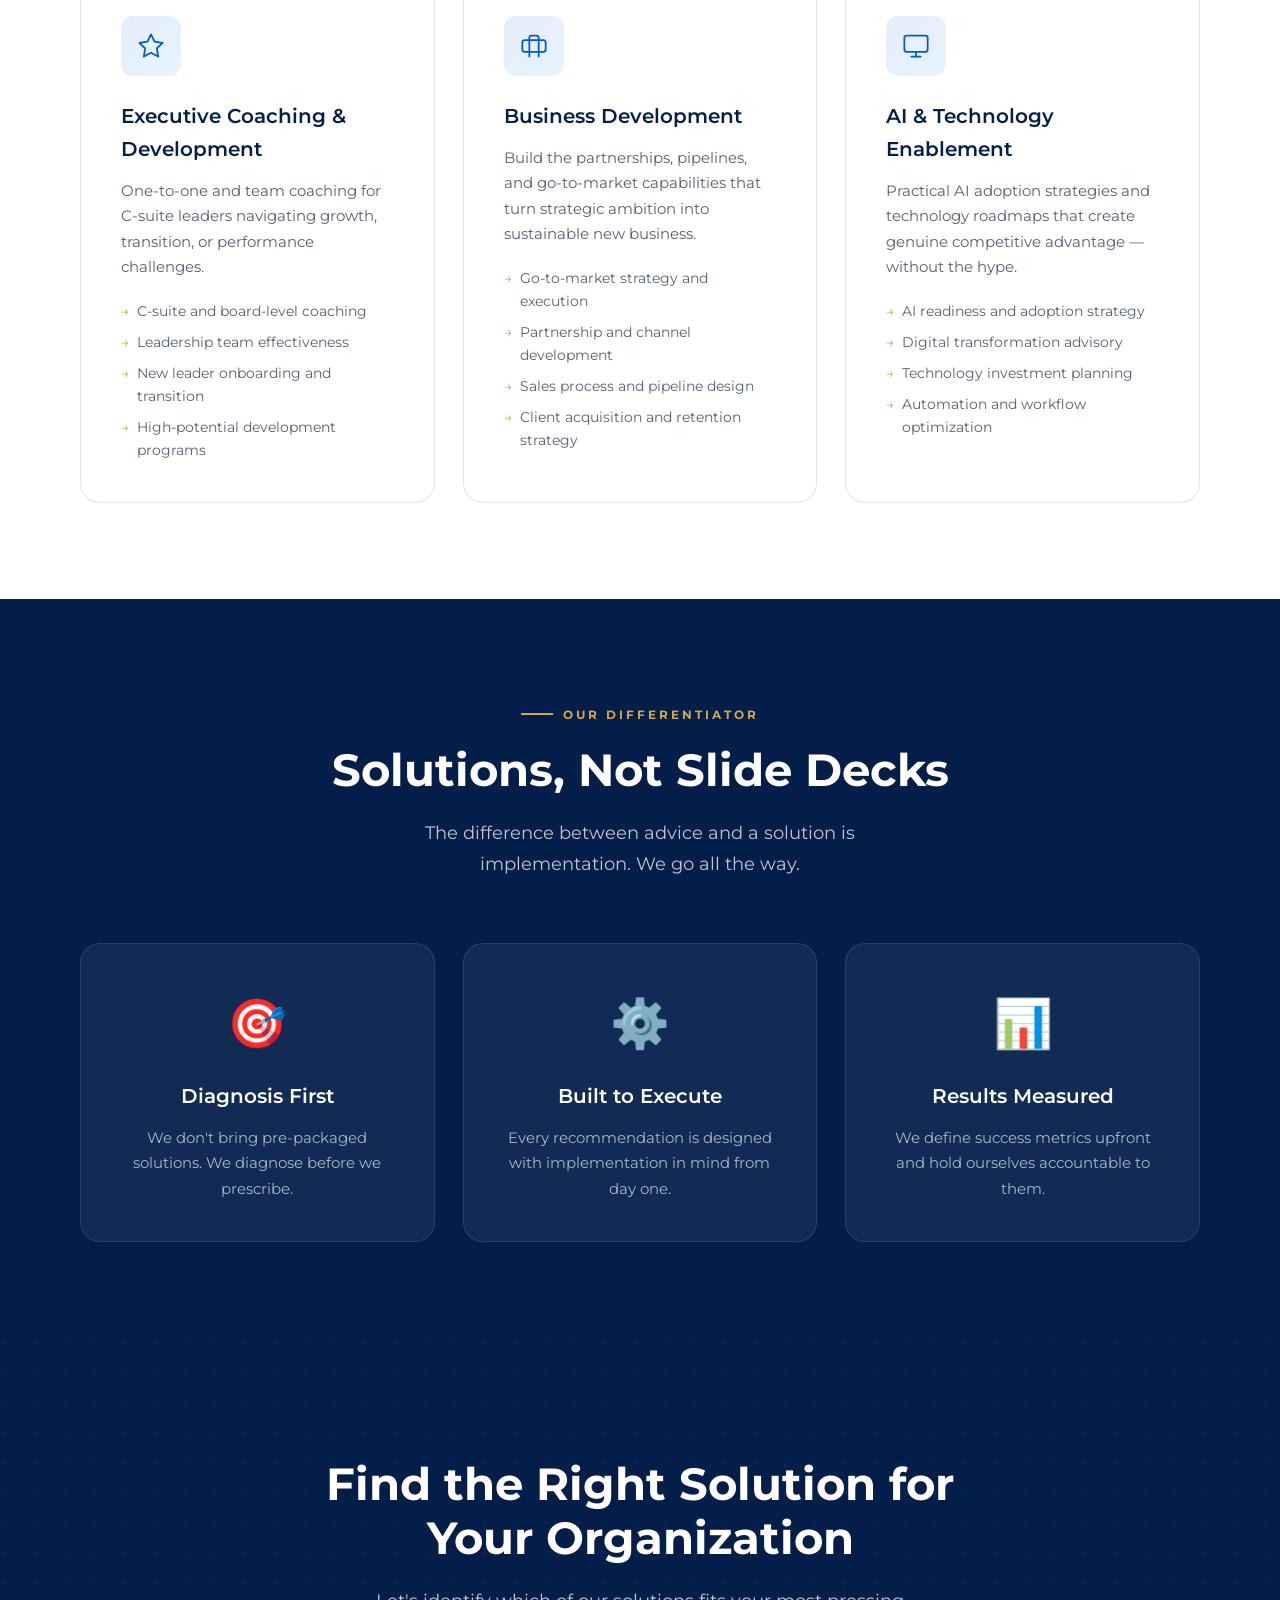
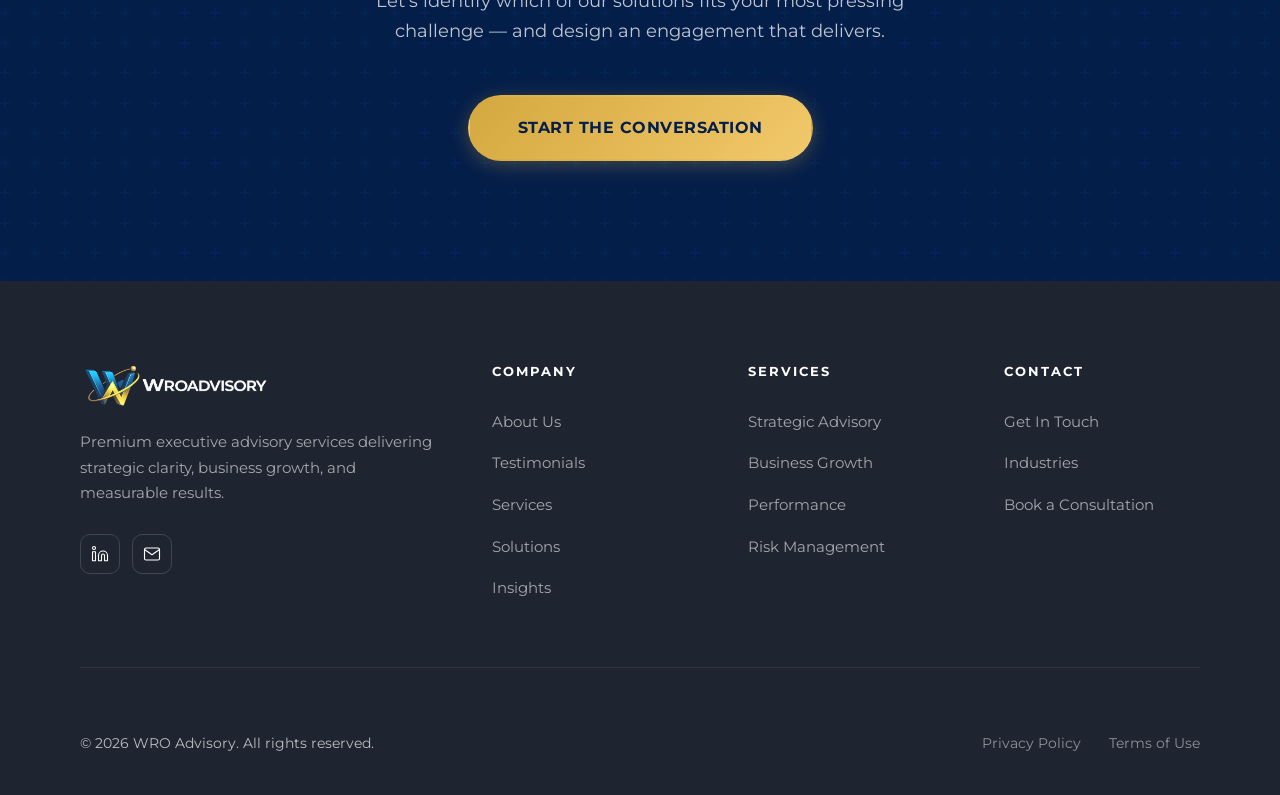
<file: solutions.html>
<!DOCTYPE html>
<html lang="en">
<head>
  <meta charset="UTF-8">
  <meta name="viewport" content="width=device-width, initial-scale=1.0">
  <title>Solutions — WRO Advisory</title>
  <meta name="description" content="WRO Advisory's integrated solutions for digital transformation, AI enablement, organizational design, and HR consulting.">
  <link rel="stylesheet" href="assets/css/styles.css">
</head>
<body>

  <!-- NAV -->
  <nav class="nav">
    <div class="container nav__inner">
      <a href="index.html" class="nav__logo">
        <img src="logo.webp" alt="WRO Advisory">
      </a>
      <ul class="nav__links">
        <li><a href="index.html">Home</a></li>
        <li><a href="services.html">Services</a></li>
        <li><a href="solutions.html">Solutions</a></li>
        <li><a href="industries.html">Industries</a></li>
        <li><a href="insights.html">Insights</a></li>
        <li><a href="about.html">About Us</a></li>
        <li><a href="contact.html" class="btn btn--primary" style="padding:12px 28px;font-size:13px;">Get In Touch</a></li>
      </ul>
      <div class="nav__hamburger"><span></span><span></span><span></span></div>
    </div>
  </nav>

  <!-- PAGE HERO -->
  <div class="page-hero">
    <div class="container">
      <div class="page-hero__label">Solutions</div>
      <h1>Integrated Solutions for<br>Complex Challenges.</h1>
      <p>Beyond traditional consulting — WRO Advisory delivers end-to-end solutions that address your organization's most critical strategic and operational challenges with precision.</p>
    </div>
  </div>

  <!-- SOLUTIONS OVERVIEW -->
  <section class="bg-white">
    <div class="container">
      <div class="text-center fade-up" style="margin-bottom:64px;">
        <div class="section-label">How We Solve</div>
        <h2 class="text-navy">Tailored Solutions.<br>Measurable Impact.</h2>
        <p class="text-slate" style="max-width:640px;margin:20px auto 0;">Our solutions combine advisory expertise, proven frameworks, and implementation capability — so nothing falls between strategy and delivery.</p>
      </div>

      <div class="services-grid">
        <!-- HR Consulting -->
        <div class="card fade-up fade-up-delay-1" style="border-top:3px solid var(--gold);">
          <div class="card__icon">
            <svg viewBox="0 0 24 24" fill="none" stroke-width="1.5" stroke-linecap="round" stroke-linejoin="round">
              <path d="M17 21v-2a4 4 0 0 0-4-4H5a4 4 0 0 0-4 4v2"/><circle cx="9" cy="7" r="4"/>
              <path d="M23 21v-2a4 4 0 0 0-3-3.87"/><path d="M16 3.13a4 4 0 0 1 0 7.75"/>
            </svg>
          </div>
          <h4 class="text-navy" style="margin-bottom:12px;">HR & People Strategy</h4>
          <p class="text-slate" style="font-size:15px;margin-bottom:20px;">Strategic HR advisory that aligns your people strategy to your business strategy — building culture, capability, and commitment.</p>
          <ul style="display:flex;flex-direction:column;gap:8px;">
            <li style="font-size:14px;color:var(--slate);display:flex;gap:8px;"><span style="color:var(--gold);">→</span> HR strategy and operating model design</li>
            <li style="font-size:14px;color:var(--slate);display:flex;gap:8px;"><span style="color:var(--gold);">→</span> Talent acquisition and retention</li>
            <li style="font-size:14px;color:var(--slate);display:flex;gap:8px;"><span style="color:var(--gold);">→</span> Culture transformation programs</li>
            <li style="font-size:14px;color:var(--slate);display:flex;gap:8px;"><span style="color:var(--gold);">→</span> Leadership development and succession</li>
          </ul>
        </div>

        <!-- Organizational Design -->
        <div class="card fade-up fade-up-delay-2" style="border-top:3px solid var(--gold);">
          <div class="card__icon">
            <svg viewBox="0 0 24 24" fill="none" stroke-width="1.5" stroke-linecap="round" stroke-linejoin="round">
              <circle cx="12" cy="5" r="3"/><path d="M12 8v8"/>
              <circle cx="5" cy="19" r="3"/><path d="M5 16l7-8"/>
              <circle cx="19" cy="19" r="3"/><path d="M19 16l-7-8"/>
            </svg>
          </div>
          <h4 class="text-navy" style="margin-bottom:12px;">Organizational Design</h4>
          <p class="text-slate" style="font-size:15px;margin-bottom:20px;">Structure, governance, and operating model design that enables your strategy and empowers your people to perform at their best.</p>
          <ul style="display:flex;flex-direction:column;gap:8px;">
            <li style="font-size:14px;color:var(--slate);display:flex;gap:8px;"><span style="color:var(--gold);">→</span> Operating model and structure design</li>
            <li style="font-size:14px;color:var(--slate);display:flex;gap:8px;"><span style="color:var(--gold);">→</span> Role clarity and accountability mapping</li>
            <li style="font-size:14px;color:var(--slate);display:flex;gap:8px;"><span style="color:var(--gold);">→</span> Post-merger integration</li>
            <li style="font-size:14px;color:var(--slate);display:flex;gap:8px;"><span style="color:var(--gold);">→</span> Governance and decision rights design</li>
          </ul>
        </div>

        <!-- Business Growth -->
        <div class="card fade-up fade-up-delay-3" style="border-top:3px solid var(--gold);">
          <div class="card__icon">
            <svg viewBox="0 0 24 24" fill="none" stroke-width="1.5" stroke-linecap="round" stroke-linejoin="round">
              <polyline points="23 6 13.5 15.5 8.5 10.5 1 18"/>
              <polyline points="17 6 23 6 23 12"/>
            </svg>
          </div>
          <h4 class="text-navy" style="margin-bottom:12px;">Business Growth</h4>
          <p class="text-slate" style="font-size:15px;margin-bottom:20px;">Accelerate revenue, expand market reach, and build the capabilities needed to scale — with strategies grounded in your competitive reality.</p>
          <ul style="display:flex;flex-direction:column;gap:8px;">
            <li style="font-size:14px;color:var(--slate);display:flex;gap:8px;"><span style="color:var(--gold);">→</span> Growth strategy and market expansion</li>
            <li style="font-size:14px;color:var(--slate);display:flex;gap:8px;"><span style="color:var(--gold);">→</span> Revenue model optimization</li>
            <li style="font-size:14px;color:var(--slate);display:flex;gap:8px;"><span style="color:var(--gold);">→</span> Competitive positioning and differentiation</li>
            <li style="font-size:14px;color:var(--slate);display:flex;gap:8px;"><span style="color:var(--gold);">→</span> Scaling operations and capability building</li>
          </ul>
        </div>

        <!-- Executive Coaching -->
        <div class="card fade-up fade-up-delay-1" style="border-top:3px solid var(--royal-blue);">
          <div class="card__icon">
            <svg viewBox="0 0 24 24" fill="none" stroke-width="1.5" stroke-linecap="round" stroke-linejoin="round">
              <polygon points="12 2 15.09 8.26 22 9.27 17 14.14 18.18 21.02 12 17.77 5.82 21.02 7 14.14 2 9.27 8.91 8.26 12 2"/>
            </svg>
          </div>
          <h4 class="text-navy" style="margin-bottom:12px;">Executive Coaching & Development</h4>
          <p class="text-slate" style="font-size:15px;margin-bottom:20px;">One-to-one and team coaching for C-suite leaders navigating growth, transition, or performance challenges.</p>
          <ul style="display:flex;flex-direction:column;gap:8px;">
            <li style="font-size:14px;color:var(--slate);display:flex;gap:8px;"><span style="color:var(--gold);">→</span> C-suite and board-level coaching</li>
            <li style="font-size:14px;color:var(--slate);display:flex;gap:8px;"><span style="color:var(--gold);">→</span> Leadership team effectiveness</li>
            <li style="font-size:14px;color:var(--slate);display:flex;gap:8px;"><span style="color:var(--gold);">→</span> New leader onboarding and transition</li>
            <li style="font-size:14px;color:var(--slate);display:flex;gap:8px;"><span style="color:var(--gold);">→</span> High-potential development programs</li>
          </ul>
        </div>

        <!-- Business Development -->
        <div class="card fade-up fade-up-delay-2" style="border-top:3px solid var(--royal-blue);">
          <div class="card__icon">
            <svg viewBox="0 0 24 24" fill="none" stroke-width="1.5" stroke-linecap="round" stroke-linejoin="round">
              <path d="M20 7H4a2 2 0 0 0-2 2v6a2 2 0 0 0 2 2h16a2 2 0 0 0 2-2V9a2 2 0 0 0-2-2z"/>
              <path d="M16 21V5a2 2 0 0 0-2-2h-4a2 2 0 0 0-2 2v16"/>
            </svg>
          </div>
          <h4 class="text-navy" style="margin-bottom:12px;">Business Development</h4>
          <p class="text-slate" style="font-size:15px;margin-bottom:20px;">Build the partnerships, pipelines, and go-to-market capabilities that turn strategic ambition into sustainable new business.</p>
          <ul style="display:flex;flex-direction:column;gap:8px;">
            <li style="font-size:14px;color:var(--slate);display:flex;gap:8px;"><span style="color:var(--gold);">→</span> Go-to-market strategy and execution</li>
            <li style="font-size:14px;color:var(--slate);display:flex;gap:8px;"><span style="color:var(--gold);">→</span> Partnership and channel development</li>
            <li style="font-size:14px;color:var(--slate);display:flex;gap:8px;"><span style="color:var(--gold);">→</span> Sales process and pipeline design</li>
            <li style="font-size:14px;color:var(--slate);display:flex;gap:8px;"><span style="color:var(--gold);">→</span> Client acquisition and retention strategy</li>
          </ul>
        </div>

        <!-- AI & Digital -->
        <div class="card fade-up fade-up-delay-3" style="border-top:3px solid var(--royal-blue);">
          <div class="card__icon">
            <svg viewBox="0 0 24 24" fill="none" stroke-width="1.5" stroke-linecap="round" stroke-linejoin="round">
              <rect x="2" y="3" width="20" height="14" rx="2"/><line x1="8" y1="21" x2="16" y2="21"/><line x1="12" y1="17" x2="12" y2="21"/>
            </svg>
          </div>
          <h4 class="text-navy" style="margin-bottom:12px;">AI & Technology Enablement</h4>
          <p class="text-slate" style="font-size:15px;margin-bottom:20px;">Practical AI adoption strategies and technology roadmaps that create genuine competitive advantage — without the hype.</p>
          <ul style="display:flex;flex-direction:column;gap:8px;">
            <li style="font-size:14px;color:var(--slate);display:flex;gap:8px;"><span style="color:var(--gold);">→</span> AI readiness and adoption strategy</li>
            <li style="font-size:14px;color:var(--slate);display:flex;gap:8px;"><span style="color:var(--gold);">→</span> Digital transformation advisory</li>
            <li style="font-size:14px;color:var(--slate);display:flex;gap:8px;"><span style="color:var(--gold);">→</span> Technology investment planning</li>
            <li style="font-size:14px;color:var(--slate);display:flex;gap:8px;"><span style="color:var(--gold);">→</span> Automation and workflow optimization</li>
          </ul>
        </div>
      </div>
    </div>
  </section>

  <!-- APPROACH DIFFERENTIATOR -->
  <section class="bg-navy" style="padding:96px 0;">
    <div class="container">
      <div class="text-center fade-up" style="margin-bottom:64px;">
        <div class="section-label" style="justify-content:center;">Our Differentiator</div>
        <h2 class="text-white">Solutions, Not Slide Decks</h2>
        <p style="color:rgba(255,255,255,0.75);max-width:560px;margin:20px auto 0;">The difference between advice and a solution is implementation. We go all the way.</p>
      </div>
      <div style="display:grid;grid-template-columns:repeat(3,1fr);gap:28px;" class="fade-up">
        <div style="background:rgba(255,255,255,0.06);border:1px solid rgba(255,255,255,0.1);border-radius:var(--radius-md);padding:40px;text-align:center;">
          <div style="font-size:48px;margin-bottom:16px;">🎯</div>
          <h4 style="color:var(--white);margin-bottom:12px;">Diagnosis First</h4>
          <p style="color:rgba(255,255,255,0.65);font-size:15px;">We don't bring pre-packaged solutions. We diagnose before we prescribe.</p>
        </div>
        <div style="background:rgba(255,255,255,0.06);border:1px solid rgba(255,255,255,0.1);border-radius:var(--radius-md);padding:40px;text-align:center;">
          <div style="font-size:48px;margin-bottom:16px;">⚙️</div>
          <h4 style="color:var(--white);margin-bottom:12px;">Built to Execute</h4>
          <p style="color:rgba(255,255,255,0.65);font-size:15px;">Every recommendation is designed with implementation in mind from day one.</p>
        </div>
        <div style="background:rgba(255,255,255,0.06);border:1px solid rgba(255,255,255,0.1);border-radius:var(--radius-md);padding:40px;text-align:center;">
          <div style="font-size:48px;margin-bottom:16px;">📊</div>
          <h4 style="color:var(--white);margin-bottom:12px;">Results Measured</h4>
          <p style="color:rgba(255,255,255,0.65);font-size:15px;">We define success metrics upfront and hold ourselves accountable to them.</p>
        </div>
      </div>
    </div>
  </section>

  <!-- CTA -->
  <section class="cta-section">
    <div class="container cta-section__inner">
      <h2 class="text-white">Find the Right Solution for<br>Your Organization</h2>
      <p>Let's identify which of our solutions fits your most pressing challenge — and design an engagement that delivers.</p>
      <a href="contact.html" class="btn btn--primary" style="font-size:16px;padding:18px 48px;">Start the Conversation</a>
    </div>
  </section>

  <!-- FOOTER -->
  <footer class="footer">
    <div class="container">
      <div class="footer__top">
        <div class="footer__brand">
          <img src="logo.webp" alt="WRO Advisory">
          <p class="footer__tagline">Premium executive advisory services delivering strategic clarity, business growth, and measurable results.</p>
          <div class="footer__socials">
            <a href="https://www.linkedin.com/in/victor-wroblewski-m-h-r/" aria-label="LinkedIn" target="_blank" rel="noopener noreferrer"><svg viewBox="0 0 24 24" fill="none" stroke-width="1.5" stroke-linecap="round" stroke-linejoin="round"><path d="M16 8a6 6 0 0 1 6 6v7h-4v-7a2 2 0 0 0-2-2 2 2 0 0 0-2 2v7h-4v-7a6 6 0 0 1 6-6z"/><rect x="2" y="9" width="4" height="12"/><circle cx="4" cy="4" r="2"/></svg></a>
            <a href="mailto:info@wroadvisory.com" aria-label="Email"><svg viewBox="0 0 24 24" fill="none" stroke-width="1.5" stroke-linecap="round" stroke-linejoin="round"><path d="M4 4h16c1.1 0 2 .9 2 2v12c0 1.1-.9 2-2 2H4c-1.1 0-2-.9-2-2V6c0-1.1.9-2 2-2z"/><polyline points="22,6 12,13 2,6"/></svg></a>
          </div>
        </div>
        <div><div class="footer__col-title">Company</div><ul class="footer__links"><li><a href="about.html">About Us</a></li><li><a href="testimonials.html">Testimonials</a></li><li><a href="services.html">Services</a></li><li><a href="solutions.html">Solutions</a></li><li><a href="insights.html">Insights</a></li></ul></div>
        <div><div class="footer__col-title">Services</div><ul class="footer__links"><li><a href="services.html">Strategic Advisory</a></li><li><a href="services.html">Business Growth</a></li><li><a href="services.html">Performance</a></li><li><a href="services.html">Risk Management</a></li></ul></div>
        <div><div class="footer__col-title">Contact</div><ul class="footer__links"><li><a href="contact.html">Get In Touch</a></li><li><a href="industries.html">Industries</a></li><li><a href="contact.html">Book a Consultation</a></li></ul></div>
      </div>
      <div class="footer__bottom">
        <span class="footer__copy">© 2026 WRO Advisory. All rights reserved.</span>
        <div class="footer__bottom-links"><a href="privacy.html">Privacy Policy</a><a href="terms.html">Terms of Use</a></div>
      </div>
    </div>
  </footer>

  <script src="assets/js/main.js"></script>
</body>
</html>
</file>
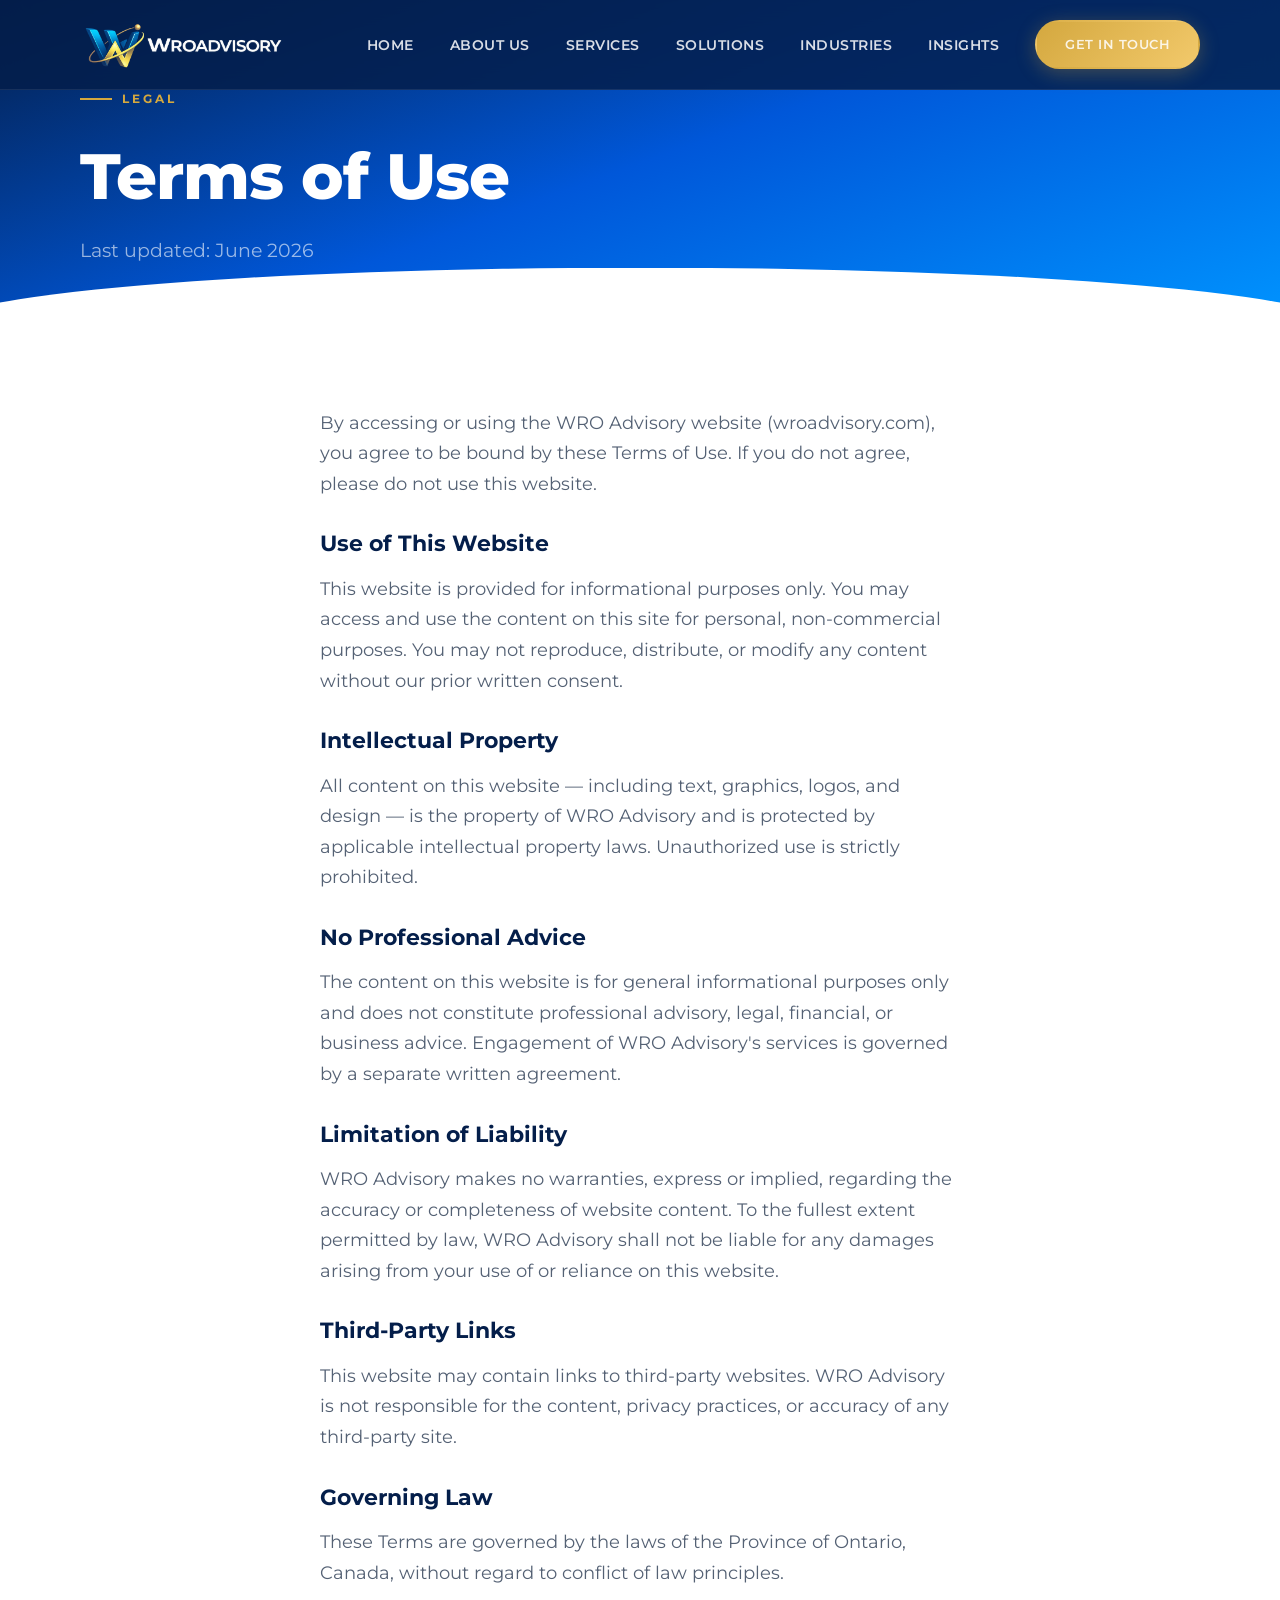
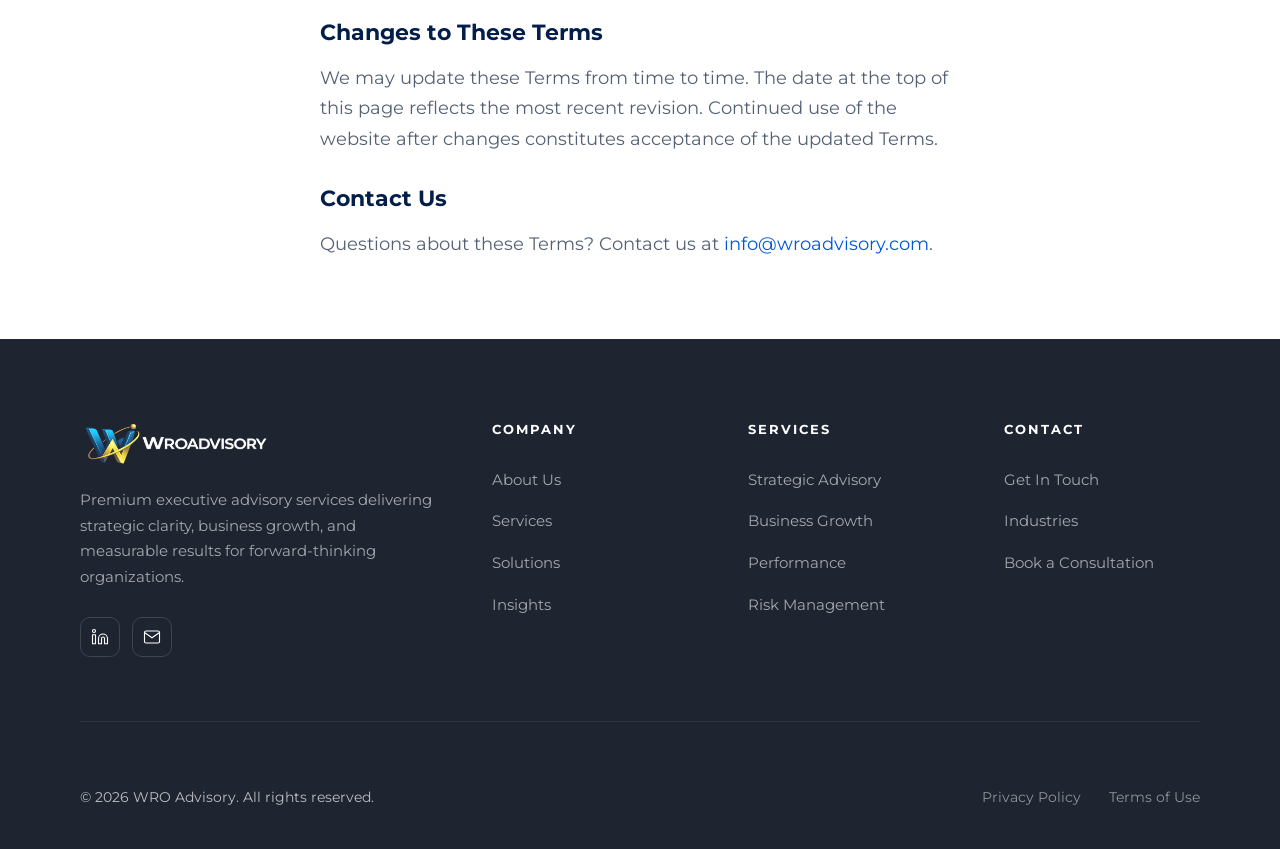
<file: terms.html>
<!DOCTYPE html>
<html lang="en">
<head>
  <meta charset="UTF-8">
  <meta name="viewport" content="width=device-width, initial-scale=1.0">
  <title>Terms of Use — WRO Advisory</title>
  <meta name="description" content="WRO Advisory's terms of use governing access to and use of our website.">
  <link rel="stylesheet" href="assets/css/styles.css">
</head>
<body>

  <!-- NAV -->
  <nav class="nav">
    <div class="container nav__inner">
      <a href="index.html" class="nav__logo">
        <img src="logo.webp" alt="WRO Advisory">
      </a>
      <ul class="nav__links">
        <li><a href="index.html">Home</a></li>
        <li><a href="about.html">About Us</a></li>
        <li><a href="services.html">Services</a></li>
        <li><a href="solutions.html">Solutions</a></li>
        <li><a href="industries.html">Industries</a></li>
        <li><a href="insights.html">Insights</a></li>
        <li><a href="contact.html" class="btn btn--primary" style="padding:12px 28px;font-size:13px;">Get In Touch</a></li>
      </ul>
      <div class="nav__hamburger"><span></span><span></span><span></span></div>
    </div>
  </nav>

  <!-- HERO -->
  <section class="page-hero" style="padding:80px 0 60px;background:var(--gradient-hero);">
    <div class="container">
      <div class="section-label" style="color:var(--gold);">Legal</div>
      <h1 class="text-white" style="margin-top:12px;">Terms of Use</h1>
      <p class="text-white" style="opacity:0.75;max-width:600px;margin-top:16px;">Last updated: June 2026</p>
    </div>
  </section>

  <!-- CONTENT -->
  <section style="padding:80px 0;">
    <div class="container" style="max-width:800px;">

      <p class="text-slate" style="margin-bottom:32px;">By accessing or using the WRO Advisory website (wroadvisory.com), you agree to be bound by these Terms of Use. If you do not agree, please do not use this website.</p>

      <h2 class="text-navy" style="font-size:22px;margin-bottom:16px;">Use of This Website</h2>
      <p class="text-slate" style="margin-bottom:32px;">This website is provided for informational purposes only. You may access and use the content on this site for personal, non-commercial purposes. You may not reproduce, distribute, or modify any content without our prior written consent.</p>

      <h2 class="text-navy" style="font-size:22px;margin-bottom:16px;">Intellectual Property</h2>
      <p class="text-slate" style="margin-bottom:32px;">All content on this website — including text, graphics, logos, and design — is the property of WRO Advisory and is protected by applicable intellectual property laws. Unauthorized use is strictly prohibited.</p>

      <h2 class="text-navy" style="font-size:22px;margin-bottom:16px;">No Professional Advice</h2>
      <p class="text-slate" style="margin-bottom:32px;">The content on this website is for general informational purposes only and does not constitute professional advisory, legal, financial, or business advice. Engagement of WRO Advisory's services is governed by a separate written agreement.</p>

      <h2 class="text-navy" style="font-size:22px;margin-bottom:16px;">Limitation of Liability</h2>
      <p class="text-slate" style="margin-bottom:32px;">WRO Advisory makes no warranties, express or implied, regarding the accuracy or completeness of website content. To the fullest extent permitted by law, WRO Advisory shall not be liable for any damages arising from your use of or reliance on this website.</p>

      <h2 class="text-navy" style="font-size:22px;margin-bottom:16px;">Third-Party Links</h2>
      <p class="text-slate" style="margin-bottom:32px;">This website may contain links to third-party websites. WRO Advisory is not responsible for the content, privacy practices, or accuracy of any third-party site.</p>

      <h2 class="text-navy" style="font-size:22px;margin-bottom:16px;">Governing Law</h2>
      <p class="text-slate" style="margin-bottom:32px;">These Terms are governed by the laws of the Province of Ontario, Canada, without regard to conflict of law principles.</p>

      <h2 class="text-navy" style="font-size:22px;margin-bottom:16px;">Changes to These Terms</h2>
      <p class="text-slate" style="margin-bottom:32px;">We may update these Terms from time to time. The date at the top of this page reflects the most recent revision. Continued use of the website after changes constitutes acceptance of the updated Terms.</p>

      <h2 class="text-navy" style="font-size:22px;margin-bottom:16px;">Contact Us</h2>
      <p class="text-slate">Questions about these Terms? Contact us at <a href="mailto:info@wroadvisory.com" style="color:var(--royal-blue);">info@wroadvisory.com</a>.</p>

    </div>
  </section>

  <!-- FOOTER -->
  <footer class="footer">
    <div class="container">
      <div class="footer__top">
        <div class="footer__brand">
          <img src="logo.webp" alt="WRO Advisory">
          <p class="footer__tagline">Premium executive advisory services delivering strategic clarity, business growth, and measurable results for forward-thinking organizations.</p>
          <div class="footer__socials">
            <a href="https://www.linkedin.com/in/victor-wroblewski-m-h-r/" aria-label="LinkedIn" target="_blank" rel="noopener noreferrer">
              <svg viewBox="0 0 24 24" fill="none" stroke-width="1.5" stroke-linecap="round" stroke-linejoin="round">
                <path d="M16 8a6 6 0 0 1 6 6v7h-4v-7a2 2 0 0 0-2-2 2 2 0 0 0-2 2v7h-4v-7a6 6 0 0 1 6-6z"/>
                <rect x="2" y="9" width="4" height="12"/><circle cx="4" cy="4" r="2"/>
              </svg>
            </a>
            <a href="mailto:info@wroadvisory.com" aria-label="Email">
              <svg viewBox="0 0 24 24" fill="none" stroke-width="1.5" stroke-linecap="round" stroke-linejoin="round">
                <path d="M4 4h16c1.1 0 2 .9 2 2v12c0 1.1-.9 2-2 2H4c-1.1 0-2-.9-2-2V6c0-1.1.9-2 2-2z"/>
                <polyline points="22,6 12,13 2,6"/>
              </svg>
            </a>
          </div>
        </div>
        <div><div class="footer__col-title">Company</div><ul class="footer__links"><li><a href="about.html">About Us</a></li><li><a href="services.html">Services</a></li><li><a href="solutions.html">Solutions</a></li><li><a href="insights.html">Insights</a></li></ul></div>
        <div><div class="footer__col-title">Services</div><ul class="footer__links"><li><a href="services.html">Strategic Advisory</a></li><li><a href="services.html">Business Growth</a></li><li><a href="services.html">Performance</a></li><li><a href="services.html">Risk Management</a></li></ul></div>
        <div><div class="footer__col-title">Contact</div><ul class="footer__links"><li><a href="contact.html">Get In Touch</a></li><li><a href="industries.html">Industries</a></li><li><a href="contact.html">Book a Consultation</a></li></ul></div>
      </div>
      <div class="footer__bottom">
        <span class="footer__copy">© 2026 WRO Advisory. All rights reserved.</span>
        <div class="footer__bottom-links">
          <a href="privacy.html">Privacy Policy</a>
          <a href="terms.html">Terms of Use</a>
        </div>
      </div>
    </div>
  </footer>

  <script src="assets/js/main.js"></script>
</body>
</html>
</file>
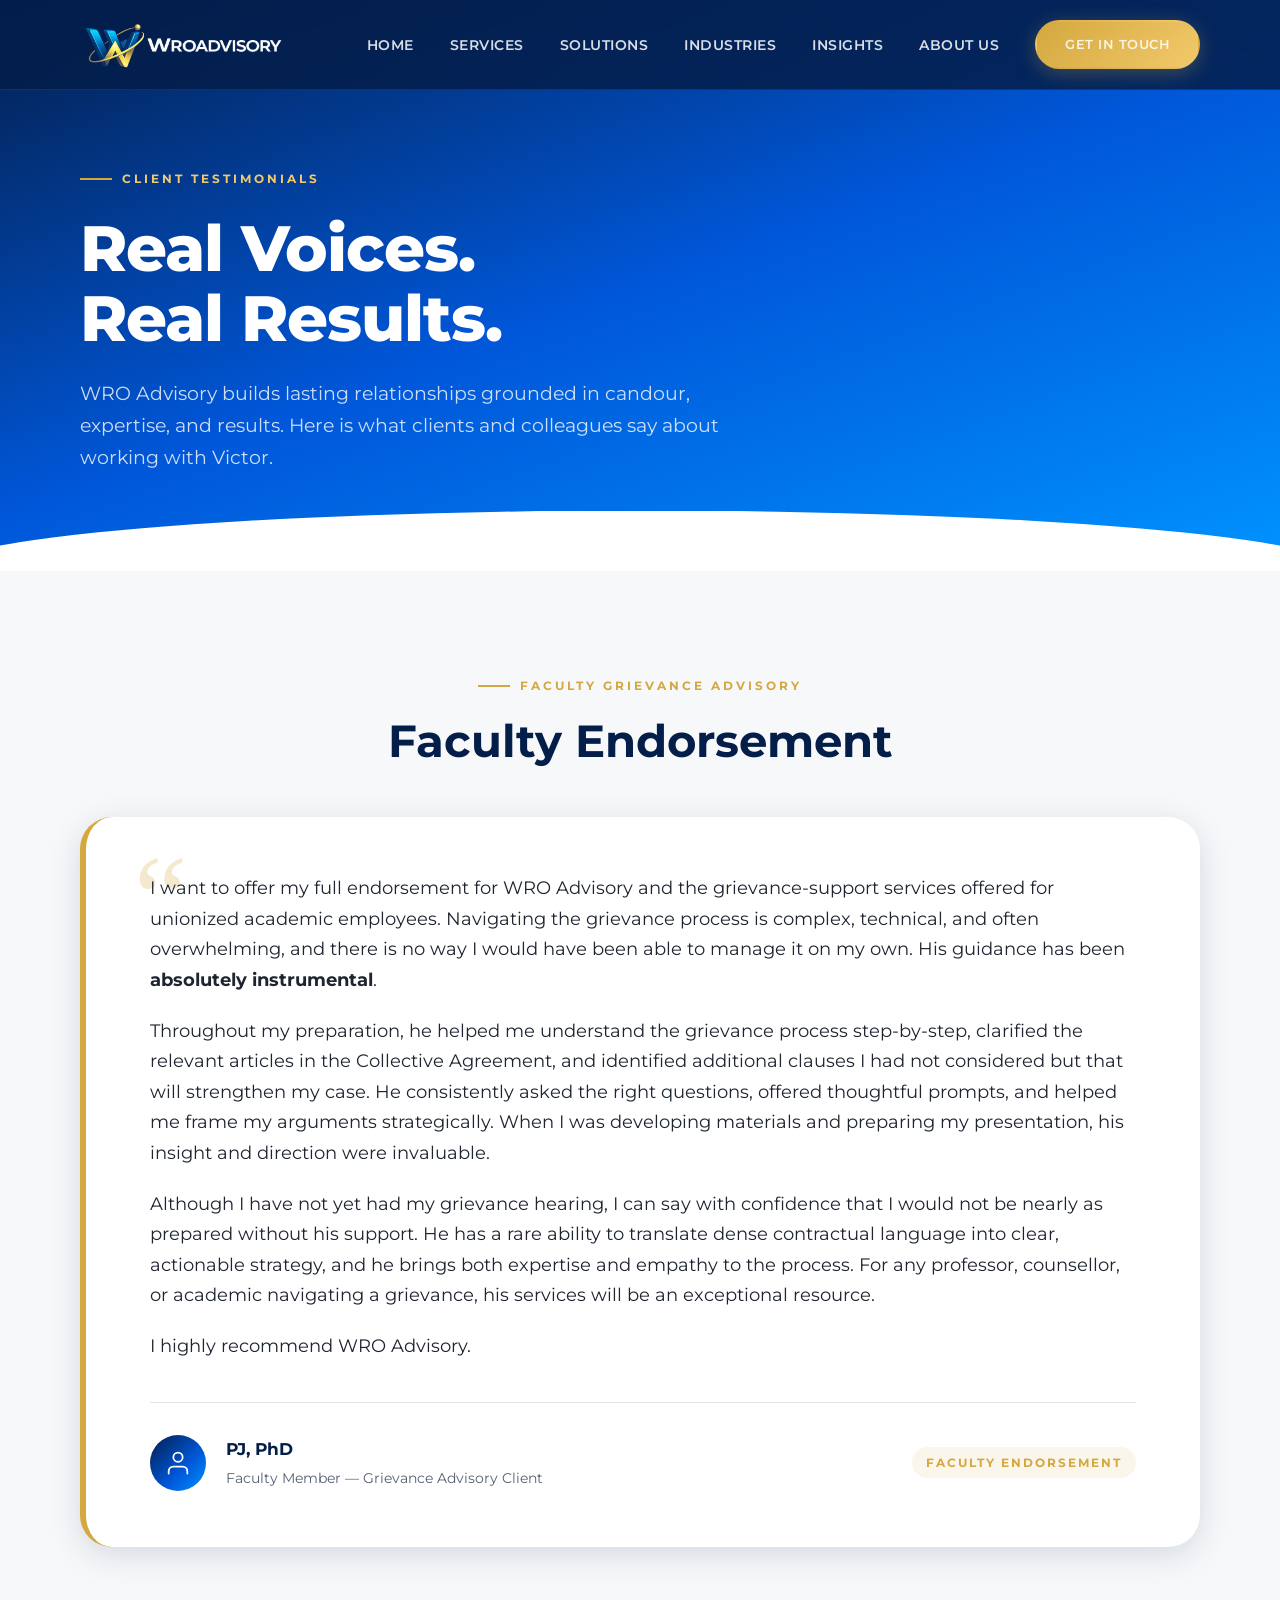
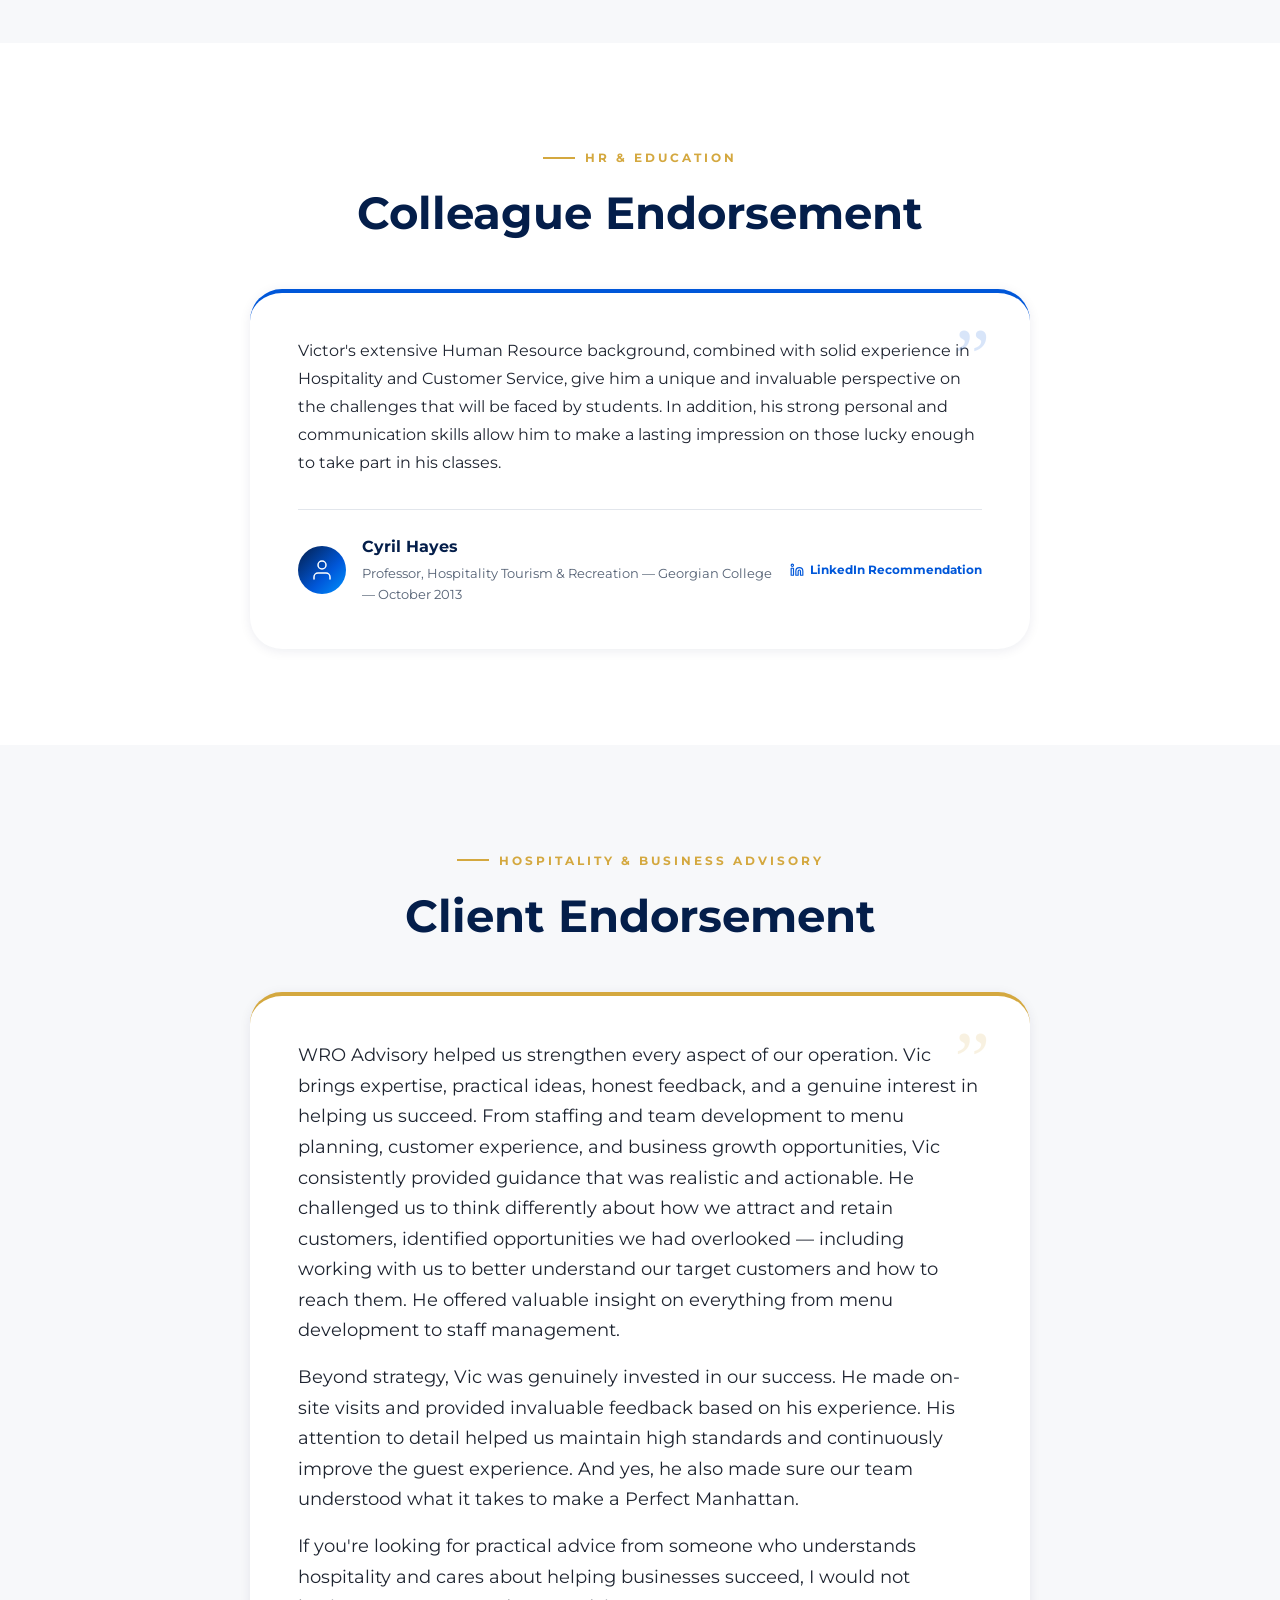
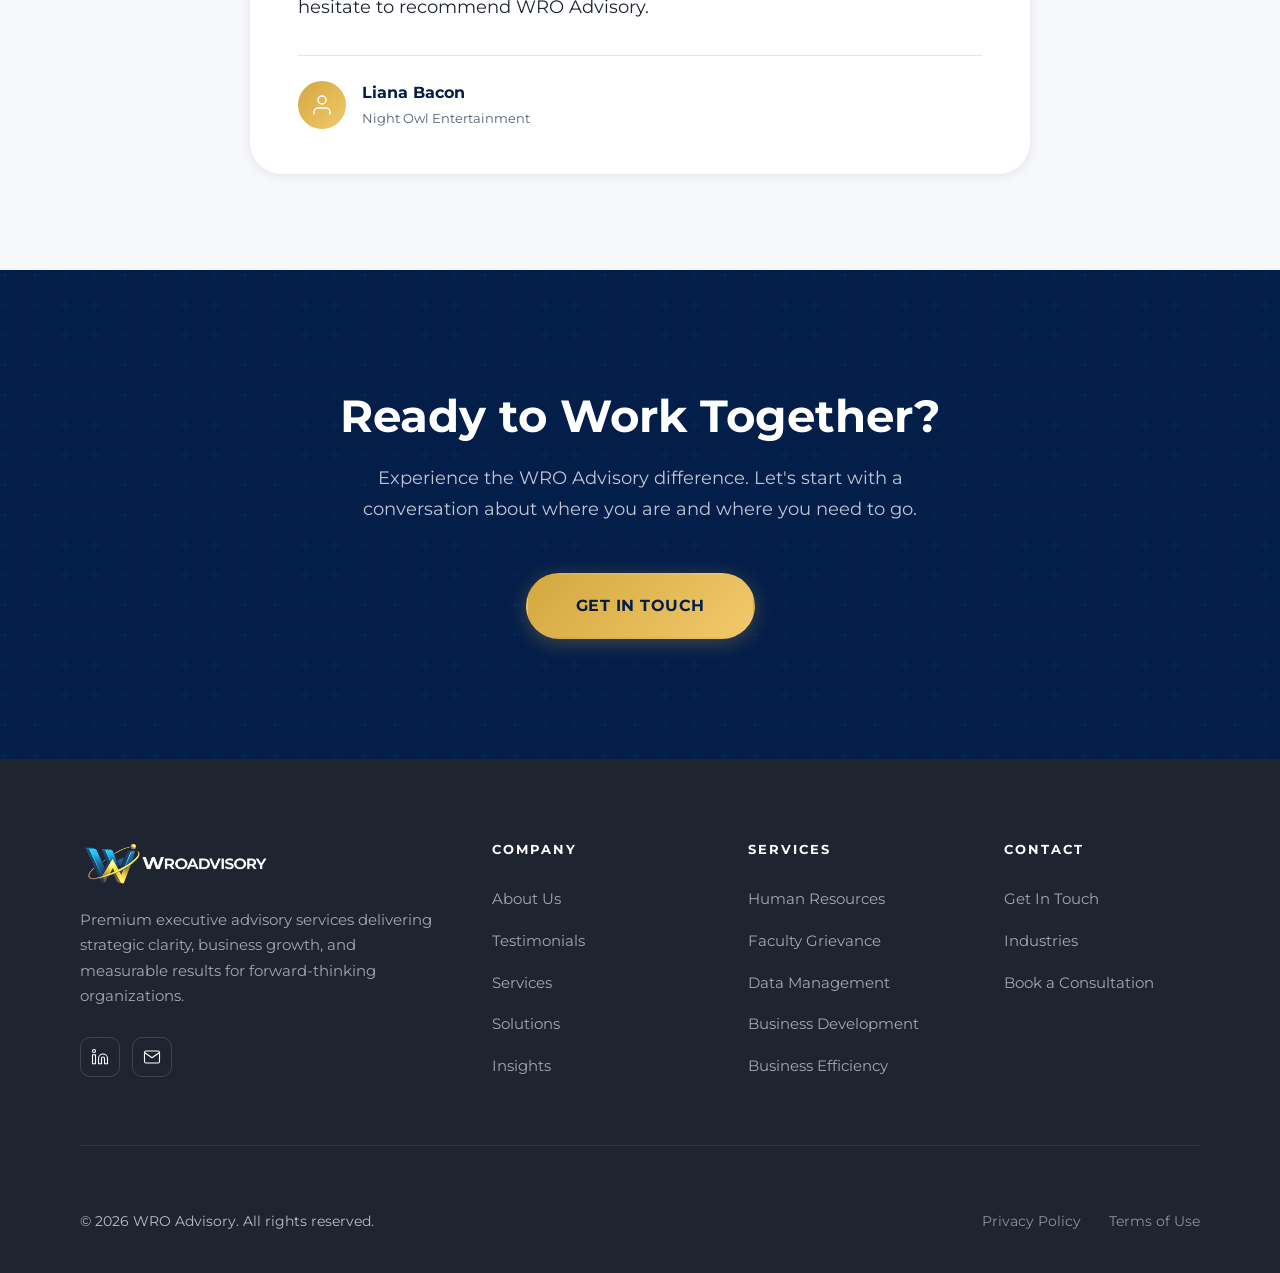
<file: testimonials.html>
<!DOCTYPE html>
<html lang="en">
<head>
  <meta charset="UTF-8">
  <meta name="viewport" content="width=device-width, initial-scale=1.0">
  <title>Client Testimonials — WRO Advisory</title>
  <meta name="description" content="Real endorsements from clients and colleagues who have experienced WRO Advisory's approach to HR consulting, labour relations, and faculty grievance advisory firsthand.">
  <link rel="stylesheet" href="assets/css/styles.css">
  <style>
    .testimonial-featured {
      background: var(--white);
      border-radius: var(--radius-lg);
      padding: 56px 64px;
      box-shadow: var(--shadow-md);
      border-left: 6px solid var(--gold);
      position: relative;
    }
    @media (max-width: 700px) {
      .testimonial-featured { padding: 36px 28px; }
    }
    .testimonial-featured__quote-mark {
      font-size: 120px;
      line-height: 0.7;
      color: var(--gold);
      font-family: Georgia, serif;
      opacity: 0.25;
      position: absolute;
      top: 40px;
      left: 48px;
      user-select: none;
    }
    .testimonial-featured__body {
      font-size: 17px;
      line-height: 1.8;
      color: var(--charcoal);
      margin-bottom: 40px;
      position: relative;
      z-index: 1;
    }
    .testimonial-featured__body p {
      margin-bottom: 20px;
    }
    .testimonial-featured__body p:last-child {
      margin-bottom: 0;
    }
    .testimonial-featured__attr {
      display: flex;
      align-items: center;
      gap: 20px;
      padding-top: 32px;
      border-top: 1px solid var(--border-gray);
    }
    .testimonial-featured__avatar {
      width: 56px;
      height: 56px;
      border-radius: 50%;
      background: var(--gradient-primary);
      display: flex;
      align-items: center;
      justify-content: center;
      flex-shrink: 0;
    }
    .testimonial-featured__avatar svg {
      width: 28px;
      height: 28px;
    }
    .testimonial-featured__name {
      font-size: 17px;
      font-weight: 700;
      color: var(--navy);
    }
    .testimonial-featured__title {
      font-size: 14px;
      color: var(--slate);
      margin-top: 3px;
    }
    .testimonial-featured__badge {
      margin-left: auto;
      font-size: 12px;
      font-weight: 700;
      letter-spacing: 2px;
      text-transform: uppercase;
      color: var(--gold);
      background: rgba(212,168,63,0.1);
      padding: 6px 14px;
      border-radius: 20px;
      flex-shrink: 0;
    }
    @media (max-width: 580px) {
      .testimonial-featured__badge { display: none; }
      .testimonial-featured__attr { flex-wrap: wrap; }
    }

    .testimonial-card {
      background: var(--white);
      border-radius: var(--radius-lg);
      padding: 44px 48px;
      box-shadow: var(--shadow-sm);
      border-top: 4px solid var(--royal-blue);
      position: relative;
    }
    @media (max-width: 700px) {
      .testimonial-card { padding: 32px 28px; }
    }
    .testimonial-card__quote-mark {
      font-size: 80px;
      line-height: 0.8;
      color: var(--royal-blue);
      font-family: Georgia, serif;
      opacity: 0.15;
      position: absolute;
      top: 32px;
      right: 40px;
      user-select: none;
    }
    .testimonial-card__body {
      font-size: 16px;
      line-height: 1.75;
      color: var(--charcoal);
      margin-bottom: 32px;
    }
    .testimonial-card__attr {
      display: flex;
      align-items: center;
      gap: 16px;
      padding-top: 24px;
      border-top: 1px solid var(--border-gray);
    }
    .testimonial-card__avatar {
      width: 48px;
      height: 48px;
      border-radius: 50%;
      background: var(--gradient-primary);
      display: flex;
      align-items: center;
      justify-content: center;
      flex-shrink: 0;
    }
    .testimonial-card__avatar svg {
      width: 24px;
      height: 24px;
    }
    .testimonial-card__name {
      font-size: 16px;
      font-weight: 700;
      color: var(--navy);
    }
    .testimonial-card__title {
      font-size: 13px;
      color: var(--slate);
      margin-top: 2px;
    }
    .testimonial-card__source {
      margin-left: auto;
      display: flex;
      align-items: center;
      gap: 6px;
      font-size: 12px;
      font-weight: 700;
      color: var(--royal-blue);
      flex-shrink: 0;
    }
    @media (max-width: 500px) {
      .testimonial-card__source { display: none; }
    }
  </style>
</head>
<body>

  <!-- NAV -->
  <nav class="nav">
    <div class="container nav__inner">
      <a href="index.html" class="nav__logo">
        <img src="logo.webp" alt="WRO Advisory">
      </a>
      <ul class="nav__links">
        <li><a href="index.html">Home</a></li>
        <li><a href="services.html">Services</a></li>
        <li><a href="solutions.html">Solutions</a></li>
        <li><a href="industries.html">Industries</a></li>
        <li><a href="insights.html">Insights</a></li>
        <li><a href="about.html">About Us</a></li>
        <li><a href="contact.html" class="btn btn--primary" style="padding:12px 28px;font-size:13px;">Get In Touch</a></li>
      </ul>
      <div class="nav__hamburger"><span></span><span></span><span></span></div>
    </div>
  </nav>

  <!-- PAGE HERO -->
  <div class="page-hero">
    <div class="container">
      <div class="page-hero__label">Client Testimonials</div>
      <h1>Real Voices.<br>Real Results.</h1>
      <p>WRO Advisory builds lasting relationships grounded in candour, expertise, and results. Here is what clients and colleagues say about working with Victor.</p>
    </div>
  </div>

  <!-- FEATURED TESTIMONIAL — PJ, PhD -->
  <section class="bg-gray">
    <div class="container">
      <div class="text-center fade-up" style="margin-bottom:48px;">
        <div class="section-label">Faculty Grievance Advisory</div>
        <h2 class="text-navy">Faculty Endorsement</h2>
      </div>
      <div class="testimonial-featured fade-up">
        <div class="testimonial-featured__quote-mark">&ldquo;</div>
        <div class="testimonial-featured__body">
          <p>I want to offer my full endorsement for WRO Advisory and the grievance-support services offered for unionized academic employees. Navigating the grievance process is complex, technical, and often overwhelming, and there is no way I would have been able to manage it on my own. His guidance has been <strong>absolutely instrumental</strong>.</p>
          <p>Throughout my preparation, he helped me understand the grievance process step-by-step, clarified the relevant articles in the Collective Agreement, and identified additional clauses I had not considered but that will strengthen my case. He consistently asked the right questions, offered thoughtful prompts, and helped me frame my arguments strategically. When I was developing materials and preparing my presentation, his insight and direction were invaluable.</p>
          <p>Although I have not yet had my grievance hearing, I can say with confidence that I would not be nearly as prepared without his support. He has a rare ability to translate dense contractual language into clear, actionable strategy, and he brings both expertise and empathy to the process. For any professor, counsellor, or academic navigating a grievance, his services will be an exceptional resource.</p>
          <p>I highly recommend WRO Advisory.</p>
        </div>
        <div class="testimonial-featured__attr">
          <div class="testimonial-featured__avatar">
            <svg viewBox="0 0 24 24" fill="none" stroke="white" stroke-width="1.5" stroke-linecap="round" stroke-linejoin="round">
              <path d="M20 21v-2a4 4 0 0 0-4-4H8a4 4 0 0 0-4 4v2"/><circle cx="12" cy="7" r="4"/>
            </svg>
          </div>
          <div>
            <div class="testimonial-featured__name">PJ, PhD</div>
            <div class="testimonial-featured__title">Faculty Member &mdash; Grievance Advisory Client</div>
          </div>
          <div class="testimonial-featured__badge">Faculty Endorsement</div>
        </div>
      </div>
    </div>
  </section>

  <!-- TESTIMONIAL — Cyril Hayes -->
  <section class="bg-white">
    <div class="container">
      <div class="text-center fade-up" style="margin-bottom:48px;">
        <div class="section-label">HR &amp; Education</div>
        <h2 class="text-navy">Colleague Endorsement</h2>
      </div>
      <div style="max-width:780px;margin:0 auto;">
        <div class="testimonial-card fade-up">
          <div class="testimonial-card__quote-mark">&rdquo;</div>
          <div class="testimonial-card__body">
            Victor's extensive Human Resource background, combined with solid experience in Hospitality and Customer Service, give him a unique and invaluable perspective on the challenges that will be faced by students. In addition, his strong personal and communication skills allow him to make a lasting impression on those lucky enough to take part in his classes.
          </div>
          <div class="testimonial-card__attr">
            <div class="testimonial-card__avatar">
              <svg viewBox="0 0 24 24" fill="none" stroke="white" stroke-width="1.5" stroke-linecap="round" stroke-linejoin="round">
                <path d="M20 21v-2a4 4 0 0 0-4-4H8a4 4 0 0 0-4 4v2"/><circle cx="12" cy="7" r="4"/>
              </svg>
            </div>
            <div>
              <div class="testimonial-card__name">Cyril Hayes</div>
              <div class="testimonial-card__title">Professor, Hospitality Tourism &amp; Recreation &mdash; Georgian College &mdash; October 2013</div>
            </div>
            <div class="testimonial-card__source">
              <svg width="14" height="14" viewBox="0 0 24 24" fill="none" stroke="currentColor" stroke-width="2" stroke-linecap="round" stroke-linejoin="round">
                <path d="M16 8a6 6 0 0 1 6 6v7h-4v-7a2 2 0 0 0-2-2 2 2 0 0 0-2 2v7h-4v-7a6 6 0 0 1 6-6z"/>
                <rect x="2" y="9" width="4" height="12"/><circle cx="4" cy="4" r="2"/>
              </svg>
              LinkedIn Recommendation
            </div>
          </div>
        </div>
      </div>
    </div>
  </section>

  <!-- TESTIMONIAL — Liana Bacon -->
  <section class="bg-gray">
    <div class="container">
      <div class="text-center fade-up" style="margin-bottom:48px;">
        <div class="section-label">Hospitality &amp; Business Advisory</div>
        <h2 class="text-navy">Client Endorsement</h2>
      </div>
      <div style="max-width:780px;margin:0 auto;">
        <div class="testimonial-card fade-up" style="border-top-color:var(--gold);">
          <div class="testimonial-card__quote-mark" style="color:var(--gold);">&rdquo;</div>
          <div class="testimonial-card__body">
            <p style="margin-bottom:16px;">WRO Advisory helped us strengthen every aspect of our operation. Vic brings expertise, practical ideas, honest feedback, and a genuine interest in helping us succeed. From staffing and team development to menu planning, customer experience, and business growth opportunities, Vic consistently provided guidance that was realistic and actionable. He challenged us to think differently about how we attract and retain customers, identified opportunities we had overlooked — including working with us to better understand our target customers and how to reach them. He offered valuable insight on everything from menu development to staff management.</p>
            <p style="margin-bottom:16px;">Beyond strategy, Vic was genuinely invested in our success. He made on-site visits and provided invaluable feedback based on his experience. His attention to detail helped us maintain high standards and continuously improve the guest experience. And yes, he also made sure our team understood what it takes to make a Perfect Manhattan.</p>
            <p>If you're looking for practical advice from someone who understands hospitality and cares about helping businesses succeed, I would not hesitate to recommend WRO Advisory.</p>
          </div>
          <div class="testimonial-card__attr">
            <div class="testimonial-card__avatar" style="background:var(--gradient-gold);">
              <svg viewBox="0 0 24 24" fill="none" stroke="white" stroke-width="1.5" stroke-linecap="round" stroke-linejoin="round">
                <path d="M20 21v-2a4 4 0 0 0-4-4H8a4 4 0 0 0-4 4v2"/><circle cx="12" cy="7" r="4"/>
              </svg>
            </div>
            <div>
              <div class="testimonial-card__name">Liana Bacon</div>
              <div class="testimonial-card__title">Night Owl Entertainment</div>
            </div>
          </div>
        </div>
      </div>
    </div>
  </section>

  <!-- CTA -->
  <section class="cta-section">
    <div class="container cta-section__inner">
      <h2>Ready to Work Together?</h2>
      <p>Experience the WRO Advisory difference. Let's start with a conversation about where you are and where you need to go.</p>
      <a href="contact.html" class="btn btn--primary" style="font-size:16px;padding:18px 48px;">Get In Touch</a>
    </div>
  </section>

  <!-- FOOTER -->
  <footer class="footer">
    <div class="container">
      <div class="footer__top">
        <div class="footer__brand">
          <img src="logo.webp" alt="WRO Advisory">
          <p class="footer__tagline">Premium executive advisory services delivering strategic clarity, business growth, and measurable results for forward-thinking organizations.</p>
          <div class="footer__socials">
            <a href="https://www.linkedin.com/in/victor-wroblewski-m-h-r/" aria-label="LinkedIn" target="_blank" rel="noopener noreferrer">
              <svg viewBox="0 0 24 24" fill="none" stroke-width="1.5" stroke-linecap="round" stroke-linejoin="round">
                <path d="M16 8a6 6 0 0 1 6 6v7h-4v-7a2 2 0 0 0-2-2 2 2 0 0 0-2 2v7h-4v-7a6 6 0 0 1 6-6z"/>
                <rect x="2" y="9" width="4" height="12"/><circle cx="4" cy="4" r="2"/>
              </svg>
            </a>
            <a href="mailto:info@wroadvisory.com" aria-label="Email">
              <svg viewBox="0 0 24 24" fill="none" stroke-width="1.5" stroke-linecap="round" stroke-linejoin="round">
                <path d="M4 4h16c1.1 0 2 .9 2 2v12c0 1.1-.9 2-2 2H4c-1.1 0-2-.9-2-2V6c0-1.1.9-2 2-2z"/>
                <polyline points="22,6 12,13 2,6"/>
              </svg>
            </a>
          </div>
        </div>
        <div>
          <div class="footer__col-title">Company</div>
          <ul class="footer__links">
            <li><a href="about.html">About Us</a></li>
            <li><a href="testimonials.html">Testimonials</a></li>
            <li><a href="services.html">Services</a></li>
            <li><a href="solutions.html">Solutions</a></li>
            <li><a href="insights.html">Insights</a></li>
          </ul>
        </div>
        <div>
          <div class="footer__col-title">Services</div>
          <ul class="footer__links">
            <li><a href="services.html">Human Resources</a></li>
            <li><a href="faculty-grievance.html">Faculty Grievance</a></li>
            <li><a href="services.html">Data Management</a></li>
            <li><a href="services.html">Business Development</a></li>
            <li><a href="services.html">Business Efficiency</a></li>
          </ul>
        </div>
        <div>
          <div class="footer__col-title">Contact</div>
          <ul class="footer__links">
            <li><a href="contact.html">Get In Touch</a></li>
            <li><a href="industries.html">Industries</a></li>
            <li><a href="contact.html">Book a Consultation</a></li>
          </ul>
        </div>
      </div>
      <div class="footer__bottom">
        <span class="footer__copy">© 2026 WRO Advisory. All rights reserved.</span>
        <div class="footer__bottom-links">
          <a href="privacy.html">Privacy Policy</a>
          <a href="terms.html">Terms of Use</a>
        </div>
      </div>
    </div>
  </footer>

  <script src="assets/js/main.js"></script>
</body>
</html>
</file>
<file: assets/css/styles.css>
/* ============================================================
   WRO Advisory — Design System Stylesheet
   ============================================================ */

/* --- Google Fonts --- */
@import url('https://fonts.googleapis.com/css2?family=Montserrat:wght@400;500;600;700;800&display=swap');

/* --- Design Tokens --- */
:root {
  --navy:        #041E4A;
  --royal-blue:  #0057D9;
  --bright-blue: #0094FF;
  --gold:        #D4A83F;
  --light-gold:  #F2C96B;
  --white:       #FFFFFF;
  --gray:        #F7F8FA;
  --border-gray: #E2E6EC;
  --charcoal:    #1E2430;
  --slate:       #546174;

  --gradient-primary: linear-gradient(135deg, var(--navy) 0%, var(--royal-blue) 60%, var(--bright-blue) 100%);
  --gradient-gold:    linear-gradient(135deg, var(--gold) 0%, var(--light-gold) 100%);
  --gradient-hero:    linear-gradient(160deg, #041E4A 0%, #0057D9 50%, #0094FF 100%);

  --radius-sm:  12px;
  --radius-md:  20px;
  --radius-lg:  32px;

  --shadow-sm:  0 2px 12px rgba(4,30,74,0.08);
  --shadow-md:  0 8px 32px rgba(4,30,74,0.14);
  --shadow-lg:  0 20px 60px rgba(4,30,74,0.20);

  --transition: 0.3s ease;
  --font:       'Montserrat', sans-serif;
}

/* --- Reset & Base --- */
*, *::before, *::after { box-sizing: border-box; margin: 0; padding: 0; }

html { scroll-behavior: smooth; }

body {
  font-family: var(--font);
  font-size: 18px;
  color: var(--charcoal);
  background: var(--white);
  line-height: 1.65;
  overflow-x: hidden;
}

img { max-width: 100%; display: block; }
a  { color: inherit; text-decoration: none; }
ul { list-style: none; }

/* --- Typography --- */
h1 { font-size: clamp(38px, 5vw, 72px); font-weight: 800; line-height: 1.1; letter-spacing: -1px; }
h2 { font-size: clamp(32px, 3.5vw, 52px); font-weight: 700; line-height: 1.2; }
h3 { font-size: clamp(24px, 2.5vw, 36px); font-weight: 700; line-height: 1.25; }
h4 { font-size: 20px; font-weight: 600; }
p  { font-size: 18px; line-height: 1.7; }

.text-gold     { color: var(--gold); }
.text-blue     { color: var(--bright-blue); }
.text-navy     { color: var(--navy); }
.text-white    { color: var(--white); }
.text-slate    { color: var(--slate); }
.text-center   { text-align: center; }
.small-text    { font-size: 14px; }

/* --- Layout --- */
.container {
  max-width: 1440px;
  margin: 0 auto;
  padding: 0 80px;
}

.container--narrow {
  max-width: 900px;
  margin: 0 auto;
  padding: 0 80px;
}

section { padding: 96px 0; }

/* --- Navigation --- */
.nav {
  position: fixed;
  top: 0; left: 0; right: 0;
  z-index: 1000;
  height: 90px;
  display: flex;
  align-items: center;
  background: rgba(4, 30, 74, 0.85);
  backdrop-filter: blur(12px);
  -webkit-backdrop-filter: blur(12px);
  border-bottom: 1px solid rgba(255,255,255,0.08);
  transition: background var(--transition);
}

.nav.scrolled {
  background: rgba(4, 30, 74, 0.97);
}

.nav__inner {
  display: flex;
  align-items: center;
  justify-content: space-between;
  width: 100%;
}

.nav__logo {
  display: flex;
  align-items: center;
  gap: 12px;
}

.nav__logo img {
  height: 52px;
  width: auto;
  mix-blend-mode: screen;
}

.nav__links {
  display: flex;
  align-items: center;
  gap: 36px;
}

.nav__links a {
  color: rgba(255,255,255,0.85);
  font-size: 14px;
  font-weight: 600;
  letter-spacing: 0.5px;
  text-transform: uppercase;
  transition: color var(--transition);
  position: relative;
}

.nav__links a::after {
  content: '';
  position: absolute;
  bottom: -4px;
  left: 0; right: 0;
  height: 2px;
  background: var(--gold);
  transform: scaleX(0);
  transform-origin: left;
  transition: transform var(--transition);
}

.nav__links a:hover { color: var(--white); }
.nav__links a:hover::after { transform: scaleX(1); }

.nav__links a.active { color: var(--white); }
.nav__links a.active::after { transform: scaleX(1); }

/* Hamburger */
.nav__hamburger {
  display: none;
  flex-direction: column;
  gap: 5px;
  cursor: pointer;
  padding: 4px;
}

.nav__hamburger span {
  display: block;
  width: 26px;
  height: 2px;
  background: var(--white);
  transition: var(--transition);
}

/* --- Buttons --- */
.btn {
  display: inline-flex;
  align-items: center;
  gap: 8px;
  font-family: var(--font);
  font-weight: 700;
  font-size: 15px;
  letter-spacing: 0.5px;
  border-radius: 50px;
  padding: 16px 36px;
  border: 2px solid transparent;
  cursor: pointer;
  transition: all var(--transition);
  text-transform: uppercase;
}

.btn--primary {
  background: var(--gradient-gold);
  color: var(--navy);
  border-color: transparent;
  box-shadow: 0 4px 20px rgba(212,168,63,0.3);
}

.btn--primary:hover {
  transform: translateY(-2px);
  box-shadow: 0 8px 32px rgba(212,168,63,0.45);
}

.btn--secondary {
  background: transparent;
  color: var(--white);
  border-color: var(--white);
}

.btn--secondary:hover {
  background: var(--white);
  color: var(--navy);
  transform: translateY(-2px);
}

.btn--ghost {
  background: transparent;
  color: var(--royal-blue);
  border-color: var(--royal-blue);
}

.btn--ghost:hover {
  background: var(--royal-blue);
  color: var(--white);
  transform: translateY(-2px);
}

.btn--navy {
  background: var(--navy);
  color: var(--white);
  border-color: var(--navy);
}

.btn--navy:hover {
  background: var(--royal-blue);
  border-color: var(--royal-blue);
  transform: translateY(-2px);
}

/* --- Section Labels --- */
.section-label {
  display: inline-flex;
  align-items: center;
  gap: 10px;
  font-size: 12px;
  font-weight: 700;
  letter-spacing: 3px;
  text-transform: uppercase;
  color: var(--gold);
  margin-bottom: 20px;
}

.section-label::before {
  content: '';
  display: block;
  width: 32px;
  height: 2px;
  background: var(--gold);
}

/* --- Cards --- */
.card {
  background: var(--white);
  border-radius: var(--radius-md);
  border: 1px solid var(--border-gray);
  padding: 40px;
  transition: all var(--transition);
}

.card:hover {
  transform: translateY(-6px);
  box-shadow: var(--shadow-lg);
  border-color: transparent;
}

.card__icon {
  width: 60px;
  height: 60px;
  border-radius: var(--radius-sm);
  background: linear-gradient(135deg, rgba(0,87,217,0.1), rgba(0,148,255,0.1));
  display: flex;
  align-items: center;
  justify-content: center;
  margin-bottom: 24px;
}

.card__icon svg {
  width: 28px;
  height: 28px;
  stroke: var(--royal-blue);
}

/* --- Stat Cards --- */
.stat-card {
  text-align: center;
  padding: 40px 24px;
}

.stat-card__number {
  font-size: 64px;
  font-weight: 800;
  background: var(--gradient-gold);
  -webkit-background-clip: text;
  -webkit-text-fill-color: transparent;
  background-clip: text;
  line-height: 1;
  margin-bottom: 8px;
}

.stat-card__label {
  font-size: 16px;
  font-weight: 600;
  color: var(--slate);
  text-transform: uppercase;
  letter-spacing: 1px;
}

/* --- Hero --- */
.hero {
  min-height: 100vh;
  position: relative;
  display: flex;
  align-items: center;
  overflow: hidden;
  background: var(--gradient-hero);
}

.hero__bg {
  position: absolute;
  inset: 0;
  background-size: cover;
  background-position: center bottom;
  opacity: 0.12;
}

.hero__shapes {
  position: absolute;
  inset: 0;
  pointer-events: none;
  overflow: hidden;
}

.hero__shapes svg {
  position: absolute;
  bottom: -2px;
  left: 0;
  right: 0;
  width: 100%;
}

.hero__content {
  position: relative;
  z-index: 2;
  padding-top: 90px;
}

.hero__eyebrow {
  display: inline-flex;
  align-items: center;
  gap: 10px;
  font-size: 12px;
  font-weight: 700;
  letter-spacing: 3px;
  text-transform: uppercase;
  color: var(--light-gold);
  margin-bottom: 28px;
}

.hero__eyebrow::before {
  content: '';
  display: block;
  width: 40px;
  height: 2px;
  background: var(--gold);
}

.hero h1 {
  color: var(--white);
  max-width: 820px;
  margin-bottom: 28px;
}

.hero h1 span { color: var(--light-gold); }

.hero__desc {
  color: rgba(255,255,255,0.80);
  max-width: 560px;
  margin-bottom: 48px;
  font-size: 19px;
}

.hero__actions {
  display: flex;
  align-items: center;
  gap: 20px;
  flex-wrap: wrap;
}

/* Gold decorative curve at bottom */
.hero__curve {
  position: absolute;
  bottom: 0; left: 0; right: 0;
  height: 80px;
  background: var(--white);
  clip-path: ellipse(55% 100% at 50% 100%);
}

/* --- Trust Bar --- */
.trust-bar {
  background: var(--white);
  padding: 80px 0;
  border-bottom: 1px solid var(--border-gray);
}

.trust-bar__grid {
  display: grid;
  grid-template-columns: repeat(4, 1fr);
  gap: 0;
}

.trust-bar__item {
  text-align: center;
  padding: 0 32px;
  border-right: 1px solid var(--border-gray);
}

.trust-bar__item:last-child { border-right: none; }

/* --- Services Grid --- */
.services-grid {
  display: grid;
  grid-template-columns: repeat(3, 1fr);
  gap: 28px;
  margin-top: 64px;
}

/* --- Two-col Layout --- */
.two-col {
  display: grid;
  grid-template-columns: 1fr 1fr;
  gap: 80px;
  align-items: center;
}

.two-col--reversed { direction: rtl; }
.two-col--reversed > * { direction: ltr; }

/* --- Framework Steps --- */
.framework {
  display: grid;
  grid-template-columns: repeat(4, 1fr);
  gap: 2px;
  border-radius: var(--radius-md);
  overflow: hidden;
  box-shadow: var(--shadow-md);
}

.framework__step {
  padding: 48px 32px;
  background: var(--gradient-primary);
  position: relative;
  overflow: hidden;
}

.framework__step:nth-child(2) { background: linear-gradient(135deg, #0057D9, #0094FF); }
.framework__step:nth-child(3) { background: linear-gradient(135deg, #0057D9, #003EA3); }
.framework__step:nth-child(4) { background: linear-gradient(135deg, #041E4A, #0057D9); }

.framework__step::before {
  content: attr(data-num);
  position: absolute;
  top: -10px;
  right: 16px;
  font-size: 100px;
  font-weight: 800;
  color: rgba(255,255,255,0.05);
  line-height: 1;
}

.framework__num {
  font-size: 13px;
  font-weight: 700;
  letter-spacing: 3px;
  text-transform: uppercase;
  color: var(--gold);
  margin-bottom: 16px;
}

.framework__title {
  font-size: 24px;
  font-weight: 700;
  color: var(--white);
  margin-bottom: 16px;
}

.framework__desc {
  font-size: 15px;
  color: rgba(255,255,255,0.75);
  line-height: 1.6;
}

/* --- Testimonials --- */
.testimonials-grid {
  display: grid;
  grid-template-columns: repeat(3, 1fr);
  gap: 28px;
  margin-top: 64px;
}

.testimonial {
  background: var(--white);
  border: 1px solid var(--border-gray);
  border-radius: var(--radius-md);
  padding: 40px;
  position: relative;
  transition: all var(--transition);
}

.testimonial:hover {
  transform: translateY(-4px);
  box-shadow: var(--shadow-md);
}

.testimonial__quote {
  font-size: 48px;
  line-height: 1;
  color: var(--gold);
  font-weight: 800;
  margin-bottom: 20px;
}

.testimonial__text {
  font-size: 16px;
  color: var(--charcoal);
  line-height: 1.7;
  margin-bottom: 28px;
}

.testimonial__author-name {
  font-weight: 700;
  color: var(--navy);
  font-size: 15px;
}

.testimonial__author-title {
  font-size: 13px;
  color: var(--slate);
}

/* --- Dark CTA Section --- */
.cta-section {
  background: var(--navy);
  padding: 120px 0;
  text-align: center;
  position: relative;
  overflow: hidden;
}

.cta-section::before {
  content: '';
  position: absolute;
  inset: 0;
  background: url("data:image/svg+xml,%3Csvg width='60' height='60' viewBox='0 0 60 60' xmlns='http://www.w3.org/2000/svg'%3E%3Cg fill='none' fill-rule='evenodd'%3E%3Cg fill='%230094FF' fill-opacity='0.05'%3E%3Cpath d='M36 34v-4h-2v4h-4v2h4v4h2v-4h4v-2h-4zm0-30V0h-2v4h-4v2h4v4h2V6h4V4h-4zM6 34v-4H4v4H0v2h4v4h2v-4h4v-2H6zM6 4V0H4v4H0v2h4v4h2V6h4V4H6z'/%3E%3C/g%3E%3C/g%3E%3C/svg%3E");
}

.cta-section__inner { position: relative; z-index: 1; }

.cta-section h2 { color: var(--white); margin-bottom: 20px; }
.cta-section p  { color: rgba(255,255,255,0.75); margin-bottom: 48px; max-width: 560px; margin-left: auto; margin-right: auto; }

/* --- Page Hero (subpages) --- */
.page-hero {
  background: var(--gradient-hero);
  padding: 160px 0 96px;
  position: relative;
  overflow: hidden;
}

.page-hero::after {
  content: '';
  position: absolute;
  bottom: 0; left: 0; right: 0;
  height: 60px;
  background: var(--white);
  clip-path: ellipse(55% 100% at 50% 100%);
}

.page-hero__label {
  display: inline-flex;
  align-items: center;
  gap: 10px;
  font-size: 12px;
  font-weight: 700;
  letter-spacing: 3px;
  text-transform: uppercase;
  color: var(--light-gold);
  margin-bottom: 24px;
}

.page-hero__label::before {
  content: '';
  display: block;
  width: 32px;
  height: 2px;
  background: var(--gold);
}

.page-hero h1 { color: var(--white); margin-bottom: 24px; }
.page-hero p  { color: rgba(255,255,255,0.80); max-width: 640px; font-size: 19px; }

/* --- Benefits list --- */
.benefit-list { list-style: none; display: flex; flex-direction: column; gap: 16px; }

.benefit-list li {
  display: flex;
  align-items: flex-start;
  gap: 14px;
  font-size: 16px;
  color: var(--charcoal);
}

.benefit-list li::before {
  content: '';
  flex-shrink: 0;
  width: 22px;
  height: 22px;
  margin-top: 2px;
  border-radius: 50%;
  background: var(--gradient-gold);
  background-image: url("data:image/svg+xml,%3Csvg xmlns='http://www.w3.org/2000/svg' viewBox='0 0 24 24' fill='none' stroke='%23041E4A' stroke-width='3' stroke-linecap='round' stroke-linejoin='round'%3E%3Cpolyline points='20 6 9 17 4 12'%3E%3C/polyline%3E%3C/svg%3E");
  background-size: 14px;
  background-repeat: no-repeat;
  background-position: center;
}

/* --- Industry Cards --- */
.industries-grid {
  display: grid;
  grid-template-columns: repeat(3, 1fr);
  gap: 28px;
  margin-top: 64px;
}

.industry-card {
  border-radius: var(--radius-md);
  overflow: hidden;
  position: relative;
  min-height: 280px;
  display: flex;
  align-items: flex-end;
  cursor: pointer;
}

.industry-card__bg {
  position: absolute;
  inset: 0;
  background: var(--gradient-primary);
  transition: transform var(--transition);
}

.industry-card:hover .industry-card__bg { transform: scale(1.03); }

.industry-card__overlay {
  position: absolute;
  inset: 0;
  background: linear-gradient(to top, rgba(4,30,74,0.92) 0%, transparent 60%);
}

.industry-card__content {
  position: relative;
  z-index: 1;
  padding: 32px;
  color: var(--white);
}

.industry-card__icon {
  font-size: 32px;
  margin-bottom: 12px;
}

.industry-card h3 {
  font-size: 22px;
  font-weight: 700;
  margin-bottom: 8px;
}

.industry-card p { font-size: 14px; color: rgba(255,255,255,0.75); }

/* --- Insights Grid --- */
.insights-grid {
  display: grid;
  grid-template-columns: repeat(3, 1fr);
  gap: 28px;
  margin-top: 64px;
}

.insight-card {
  border-radius: var(--radius-md);
  overflow: hidden;
  border: 1px solid var(--border-gray);
  transition: all var(--transition);
  background: var(--white);
}

.insight-card:hover {
  transform: translateY(-6px);
  box-shadow: var(--shadow-lg);
  border-color: transparent;
}

.insight-card__img {
  height: 200px;
  background: var(--gradient-primary);
  position: relative;
  overflow: hidden;
}

.insight-card__img::after {
  content: '';
  position: absolute;
  inset: 0;
  background: linear-gradient(135deg, rgba(0,87,217,0.6), rgba(4,30,74,0.8));
}

.insight-card__tag {
  position: absolute;
  top: 20px; left: 20px;
  z-index: 1;
  background: var(--gold);
  color: var(--navy);
  font-size: 11px;
  font-weight: 700;
  letter-spacing: 1px;
  text-transform: uppercase;
  padding: 6px 14px;
  border-radius: 50px;
}

.insight-card__body { padding: 32px; }

.insight-card__date {
  font-size: 13px;
  color: var(--slate);
  margin-bottom: 12px;
}

.insight-card h3 {
  font-size: 20px;
  color: var(--navy);
  margin-bottom: 12px;
}

.insight-card p {
  font-size: 15px;
  color: var(--slate);
}

/* --- Contact Form --- */
.contact-grid {
  display: grid;
  grid-template-columns: 1fr 1.4fr;
  gap: 80px;
  align-items: start;
}

.form-group {
  margin-bottom: 24px;
}

.form-group label {
  display: block;
  font-size: 14px;
  font-weight: 600;
  color: var(--navy);
  margin-bottom: 8px;
  letter-spacing: 0.3px;
}

.form-group input,
.form-group select,
.form-group textarea {
  width: 100%;
  font-family: var(--font);
  font-size: 16px;
  color: var(--charcoal);
  background: var(--white);
  border: 1.5px solid var(--border-gray);
  border-radius: var(--radius-sm);
  padding: 14px 18px;
  transition: border-color var(--transition), box-shadow var(--transition);
  outline: none;
}

.form-group input:focus,
.form-group select:focus,
.form-group textarea:focus {
  border-color: var(--royal-blue);
  box-shadow: 0 0 0 3px rgba(0,87,217,0.12);
}

.form-group textarea { min-height: 140px; resize: vertical; }

.form-row { display: grid; grid-template-columns: 1fr 1fr; gap: 20px; }

.contact-info__item {
  display: flex;
  align-items: flex-start;
  gap: 16px;
  margin-bottom: 32px;
}

.contact-info__icon {
  width: 48px;
  height: 48px;
  border-radius: 12px;
  background: linear-gradient(135deg, rgba(0,87,217,0.1), rgba(0,148,255,0.1));
  display: flex;
  align-items: center;
  justify-content: center;
  flex-shrink: 0;
}

.contact-info__icon svg { width: 22px; height: 22px; stroke: var(--royal-blue); }

.contact-info__label { font-size: 13px; color: var(--slate); margin-bottom: 4px; }
.contact-info__value { font-weight: 600; color: var(--navy); }

/* --- Footer --- */
.footer {
  background: var(--charcoal);
  padding: 80px 0 40px;
  color: rgba(255,255,255,0.7);
}

.footer__top {
  display: grid;
  grid-template-columns: 1.8fr 1fr 1fr 1fr;
  gap: 60px;
  margin-bottom: 64px;
  padding-bottom: 64px;
  border-bottom: 1px solid rgba(255,255,255,0.08);
}

.footer__brand img { height: 48px; margin-bottom: 20px; mix-blend-mode: screen; }

.footer__tagline {
  font-size: 15px;
  line-height: 1.7;
  margin-bottom: 28px;
  color: rgba(255,255,255,0.6);
}

.footer__socials {
  display: flex;
  gap: 12px;
}

.footer__socials a {
  width: 40px;
  height: 40px;
  border-radius: 10px;
  border: 1px solid rgba(255,255,255,0.15);
  display: flex;
  align-items: center;
  justify-content: center;
  transition: all var(--transition);
}

.footer__socials a:hover {
  background: var(--royal-blue);
  border-color: var(--royal-blue);
}

.footer__socials a svg { width: 18px; height: 18px; stroke: var(--white); }

.footer__col-title {
  font-size: 13px;
  font-weight: 700;
  letter-spacing: 2px;
  text-transform: uppercase;
  color: var(--white);
  margin-bottom: 24px;
}

.footer__links { display: flex; flex-direction: column; gap: 12px; }

.footer__links a {
  font-size: 15px;
  color: rgba(255,255,255,0.6);
  transition: color var(--transition);
}

.footer__links a:hover { color: var(--gold); }

.footer__bottom {
  display: flex;
  align-items: center;
  justify-content: space-between;
}

.footer__copy { font-size: 14px; }

.footer__bottom-links {
  display: flex;
  gap: 28px;
}

.footer__bottom-links a {
  font-size: 14px;
  color: rgba(255,255,255,0.5);
  transition: color var(--transition);
}

.footer__bottom-links a:hover { color: var(--white); }

/* --- Animations --- */
.fade-up {
  opacity: 0;
  transform: translateY(32px);
  transition: opacity 0.6s ease, transform 0.6s ease;
}

.fade-up.visible {
  opacity: 1;
  transform: translateY(0);
}

.fade-up-delay-1 { transition-delay: 0.1s; }
.fade-up-delay-2 { transition-delay: 0.2s; }
.fade-up-delay-3 { transition-delay: 0.3s; }
.fade-up-delay-4 { transition-delay: 0.4s; }

/* --- Backgrounds --- */
.bg-gray  { background: var(--gray); }
.bg-navy  { background: var(--navy); }
.bg-white { background: var(--white); }

/* --- Responsive --- */
@media (max-width: 1200px) {
  .container, .container--narrow { padding: 0 40px; }
  .services-grid, .testimonials-grid, .insights-grid { grid-template-columns: repeat(2, 1fr); }
  .framework { grid-template-columns: repeat(2, 1fr); }
  .footer__top { grid-template-columns: 1fr 1fr; }
}

@media (max-width: 992px) {
  section { padding: 72px 0; }
  .two-col { grid-template-columns: 1fr; gap: 48px; }
  .two-col--reversed { direction: ltr; }
  .trust-bar__grid { grid-template-columns: repeat(2, 1fr); }
  .trust-bar__item { border-right: none; border-bottom: 1px solid var(--border-gray); padding: 24px; }
  .contact-grid { grid-template-columns: 1fr; gap: 48px; }
  .industries-grid { grid-template-columns: repeat(2, 1fr); }
}

@media (max-width: 768px) {
  .container, .container--narrow { padding: 0 24px; }
  .nav__links { display: none; }
  .nav__links.open {
    display: flex;
    flex-direction: column;
    position: fixed;
    top: 90px; left: 0; right: 0;
    background: var(--navy);
    padding: 32px 24px;
    gap: 24px;
    border-bottom: 1px solid rgba(255,255,255,0.1);
  }
  .nav__links.open a { font-size: 16px; }
  .nav__hamburger { display: flex; }
  .services-grid, .testimonials-grid, .insights-grid,
  .industries-grid, .framework { grid-template-columns: 1fr; }
  .trust-bar__grid { grid-template-columns: repeat(2, 1fr); }
  .footer__top { grid-template-columns: 1fr; gap: 40px; }
  .footer__bottom { flex-direction: column; gap: 16px; text-align: center; }
  .form-row { grid-template-columns: 1fr; }
  h1 { font-size: 38px; }
  h2 { font-size: 32px; }
  .stat-card__number { font-size: 48px; }
  .hero__actions { flex-direction: column; align-items: flex-start; }
}
</file>
